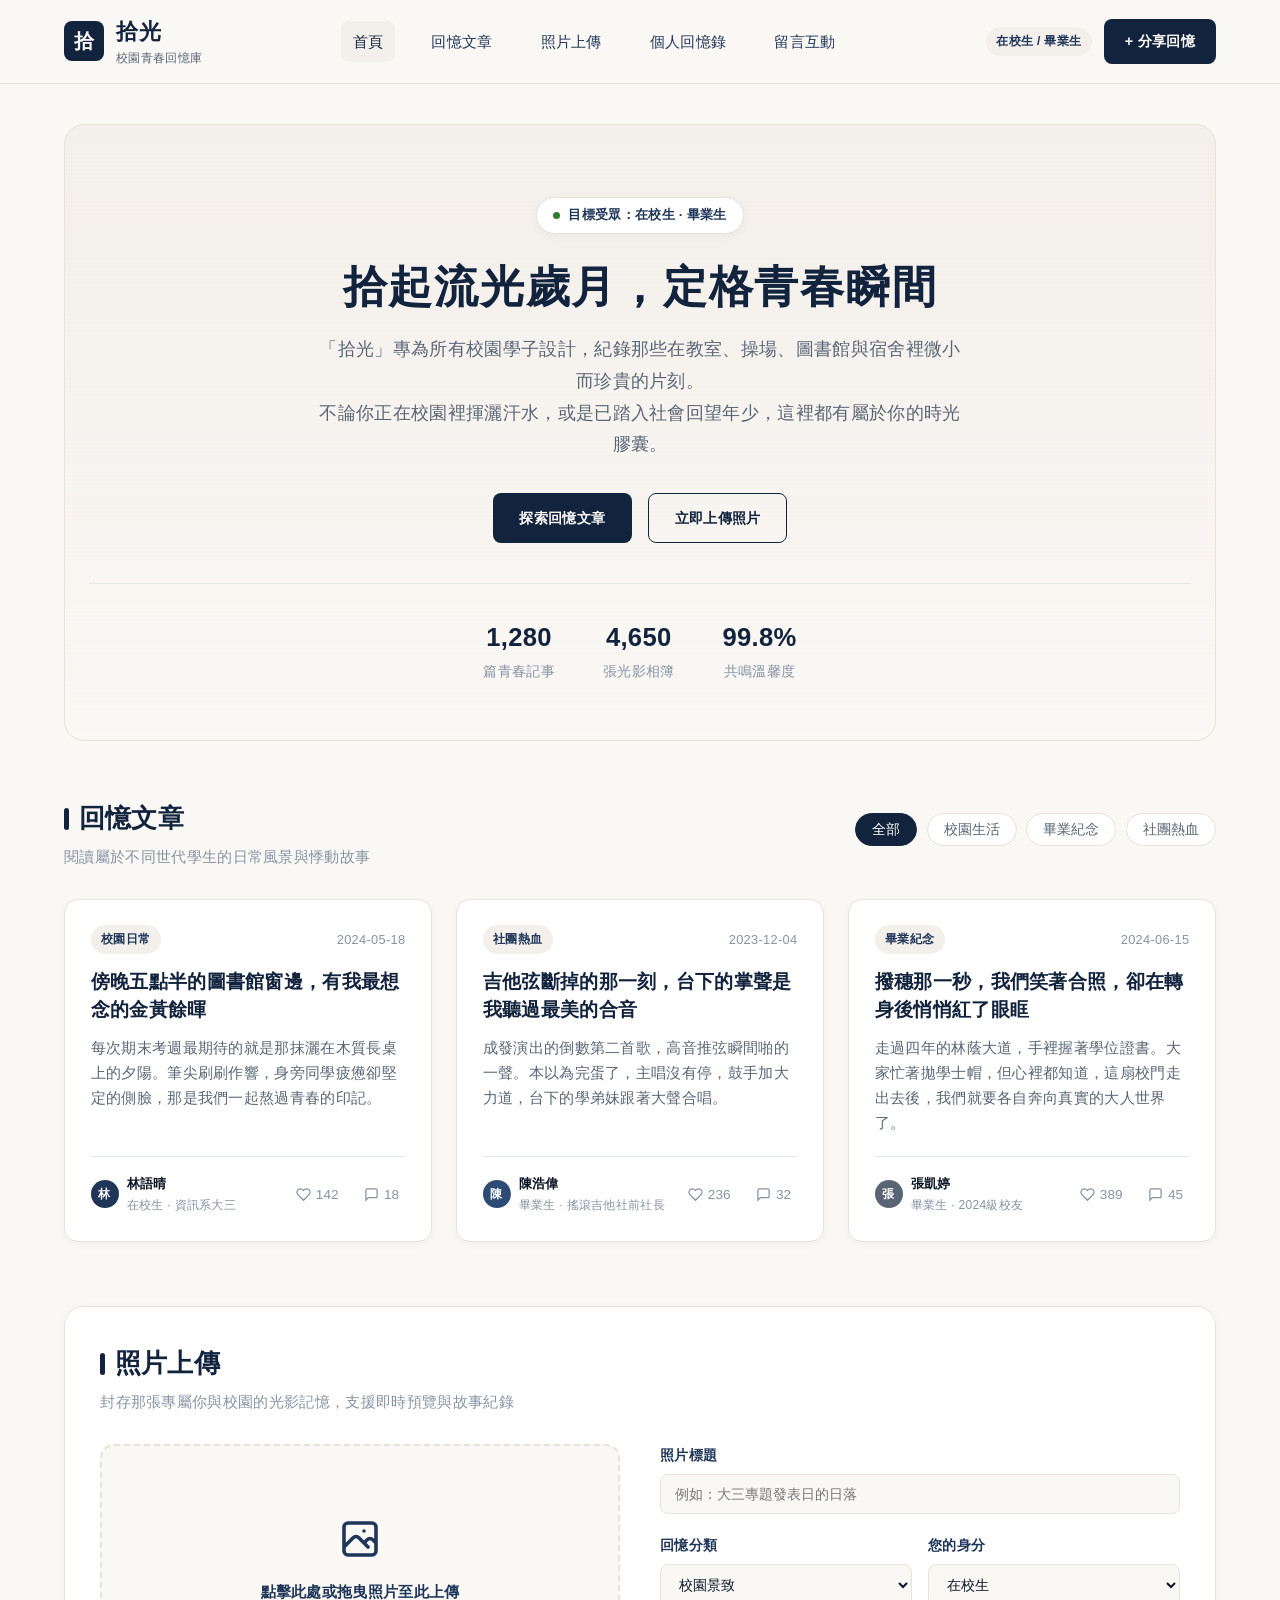
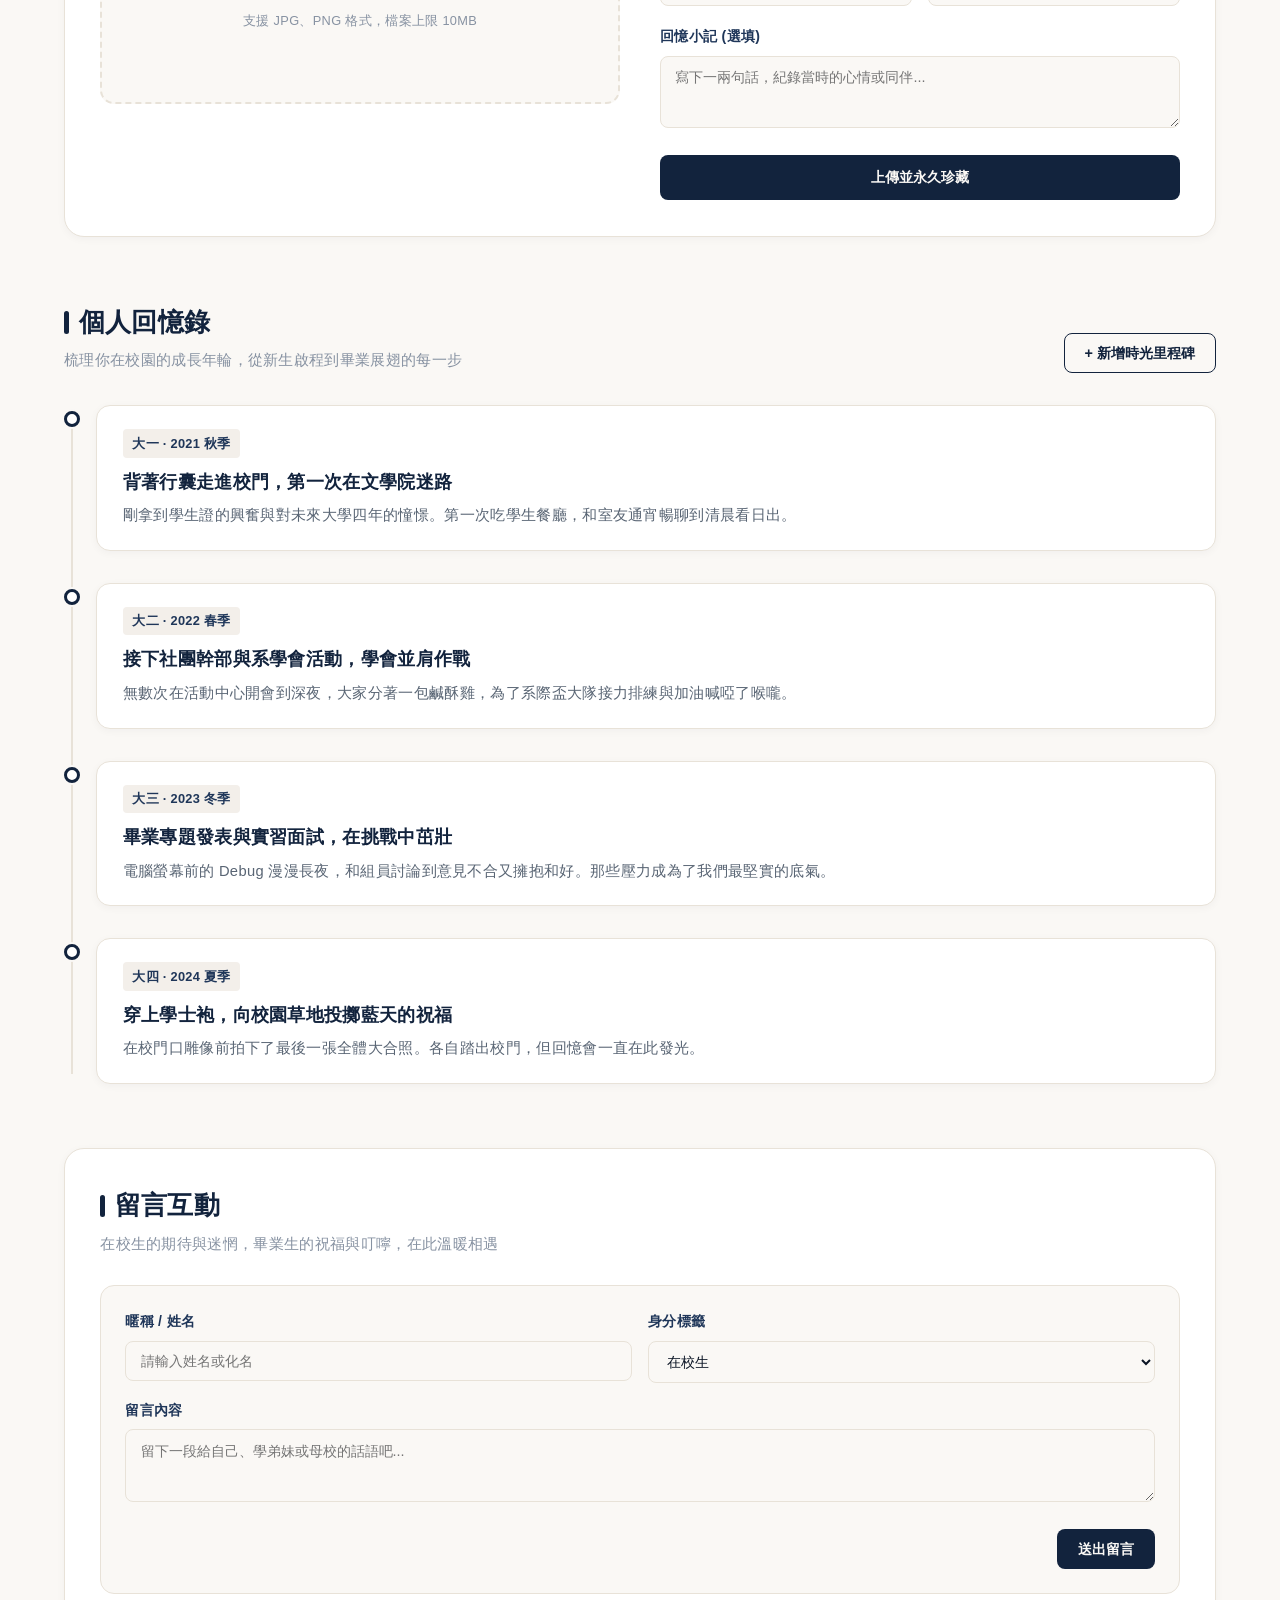
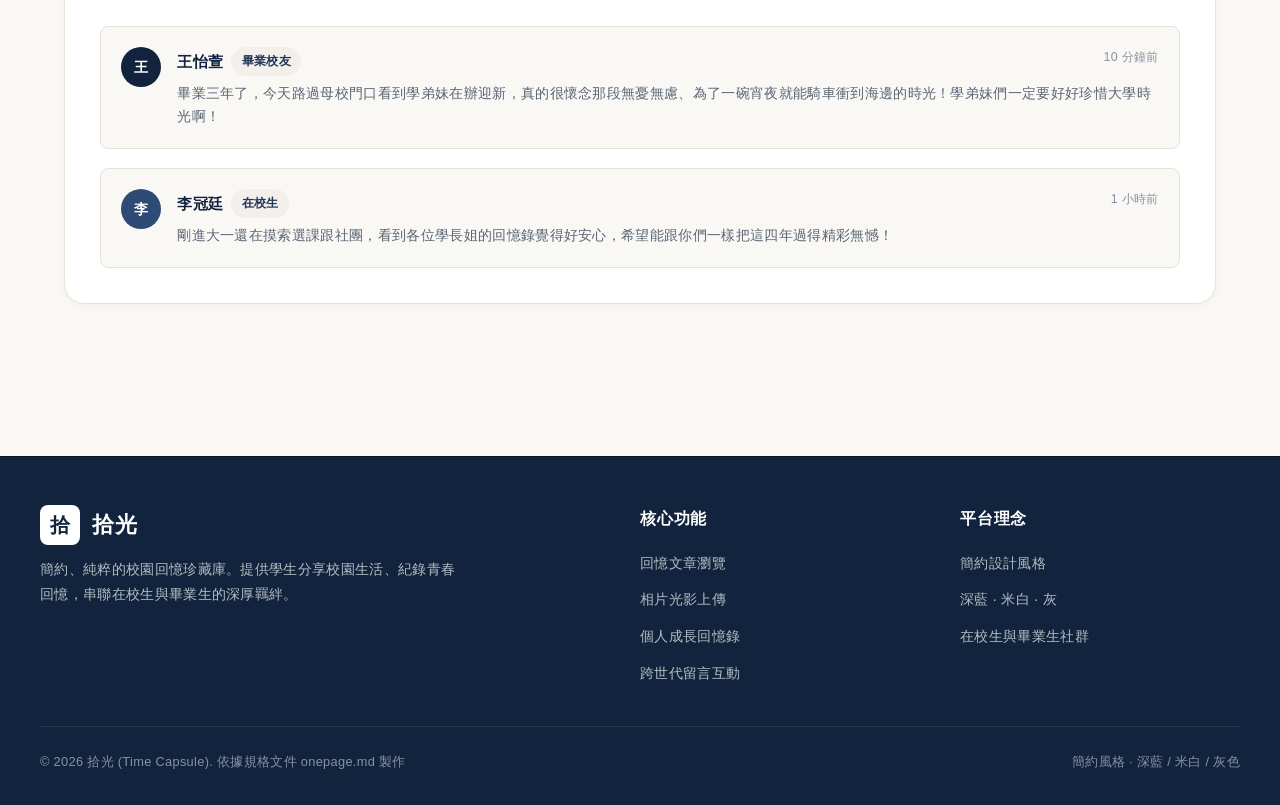
<file: onepage/index.html>
<!DOCTYPE html>
<html lang="zh-TW">
<head>
  <meta charset="UTF-8">
  <meta name="viewport" content="width=device-width, initial-scale=1.0">
  <title>拾光 | 學生校園生活與青春回憶平台</title>
  <style>
    /* 視覺設計系統 (Design Tokens & Visual System) */
    :root {
      /* 品牌深藍系列 (Navy System) - 代表校園沉穩、制服與歲月深度 */
      --navy-primary:   #12233D; /* 主色：頁首徽章、主要按鈕、一二級標題、頁尾背景 */
      --navy-secondary: #1F3659; /* 次色：標籤文字、連結 hover、按鈕 hover */
      --navy-light:     #2E4B75; /* 亮色：頭像背景、次級區塊重點點綴 */
      --navy-dark:      #0A1424; /* 極深色：深色文字主體、頁尾邊界線 */

      /* 米白背景系列 (Cream System) - 帶來溫潤紙質、舊書本與回憶感 */
      --cream-bg:       #FAF8F5; /* 頁面總背景色、表單輸入框底色 */
      --cream-card:     #FFFFFF; /* 內容卡片底色 (純白提升可讀性) */
      --cream-alt:      #F3EFEA; /* 標籤底色、Hero漸層頂色、按鈕 hover 底色 */
      --cream-border:   #E8E2D8; /* 主要卡片邊框、分隔線條、虛線拖曳框 */

      /* 灰階文字與輔助系列 (Gray System) - 確保層次細膩與內文舒適 */
      --gray-light:     #F1F3F5; /* 淺灰背景元件 */
      --gray-border:    #E2E6EA; /* 卡片內部次要分隔線 */
      --gray-muted:     #8792A2; /* 輔助說明文字、日期、統計項目標籤 */
      --gray-text:      #596574; /* 正文內文標準文字色 */
      --gray-dark:      #2F3640; /* 深灰次標題 */

      /* 語意回饋色 (Semantic Accents) */
      --accent-green:   #2E7D32; /* 受眾標籤在線/運行指示圓點 */
      --accent-red:     #D32F2F; /* 愛心點讚激活色 */

      /* 陰影與圓角 */
      --shadow-sm:      0 2px 8px rgba(18, 35, 61, 0.04);
      --shadow-md:      0 8px 24px rgba(18, 35, 61, 0.08);
      --shadow-lg:      0 16px 36px rgba(18, 35, 61, 0.12);
      --radius-sm:      8px;
      --radius-md:      14px;
      --radius-lg:      20px;
      --transition:     all 0.25s cubic-bezier(0.16, 1, 0.3, 1);
    }

    * {
      box-sizing: border-box;
      margin: 0;
      padding: 0;
    }

    html {
      scroll-behavior: smooth;
    }

    body {
      font-family: -apple-system, BlinkMacSystemFont, "Segoe UI", "Noto Sans TC", "PingFang TC", "Microsoft JhengHei", sans-serif;
      background-color: var(--cream-bg);
      color: var(--navy-dark);
      line-height: 1.7;
      letter-spacing: 0.02em;
      -webkit-font-smoothing: antialiased;
    }

    a {
      text-decoration: none;
      color: inherit;
    }

    button, input, textarea, select {
      font-family: inherit;
    }

    /* 頂部導覽列 (Header & Global Navigation) */
    header {
      position: sticky;
      top: 0;
      z-index: 1000;
      background: rgba(250, 248, 245, 0.92);
      backdrop-filter: blur(12px);
      -webkit-backdrop-filter: blur(12px);
      border-bottom: 1px solid var(--cream-border);
      transition: var(--transition);
    }

    .nav-container {
      max-width: 1200px;
      margin: 0 auto;
      padding: 0.9rem 1.5rem;
      display: flex;
      justify-content: space-between;
      align-items: center;
    }

    .brand {
      display: flex;
      align-items: center;
      gap: 0.75rem;
    }

    .logo-badge {
      width: 40px;
      height: 40px;
      background-color: var(--navy-primary);
      color: var(--cream-bg);
      border-radius: var(--radius-sm);
      display: flex;
      align-items: center;
      justify-content: center;
      font-weight: 700;
      font-size: 1.25rem;
      letter-spacing: 1px;
    }

    .brand-title {
      font-size: 1.35rem;
      font-weight: 700;
      color: var(--navy-primary);
      letter-spacing: 0.05em;
    }

    .brand-subtitle {
      font-size: 0.75rem;
      color: var(--gray-text);
      display: block;
      margin-top: -3px;
    }

    nav {
      display: flex;
      gap: 1.5rem;
      align-items: center;
    }

    .nav-link {
      font-size: 0.95rem;
      color: var(--navy-secondary);
      font-weight: 500;
      padding: 0.5rem 0.75rem;
      border-radius: var(--radius-sm);
      transition: var(--transition);
      position: relative;
    }

    .nav-link:hover, .nav-link.active {
      color: var(--navy-primary);
      background: var(--cream-alt);
    }

    .nav-actions {
      display: flex;
      gap: 0.75rem;
      align-items: center;
    }

    .btn {
      display: inline-flex;
      align-items: center;
      justify-content: center;
      gap: 0.5rem;
      padding: 0.6rem 1.25rem;
      border-radius: var(--radius-sm);
      font-size: 0.9rem;
      font-weight: 600;
      cursor: pointer;
      transition: var(--transition);
      border: 1px solid transparent;
      text-decoration: none;
    }

    .btn-primary {
      background-color: var(--navy-primary);
      color: var(--cream-bg);
    }

    .btn-primary:hover {
      background-color: var(--navy-secondary);
      transform: translateY(-1px);
      box-shadow: var(--shadow-sm);
    }

    .btn-outline {
      background: transparent;
      border: 1px solid var(--navy-primary);
      color: var(--navy-primary);
    }

    .btn-outline:hover {
      background: var(--navy-primary);
      color: var(--cream-bg);
    }

    .tag-badge {
      display: inline-block;
      padding: 0.25rem 0.65rem;
      background: var(--cream-alt);
      color: var(--navy-secondary);
      border-radius: 999px;
      font-size: 0.75rem;
      font-weight: 600;
    }

    /* 主要內容容器 */
    main {
      max-width: 1200px;
      margin: 0 auto;
      padding: 2.5rem 1.5rem;
    }

    /* Hero 旗艦主視覺區 */
    .hero {
      text-align: center;
      padding: 4.5rem 1.5rem 3.5rem;
      background: linear-gradient(180deg, #F3EFEA 0%, rgba(250, 248, 245, 0.4) 100%);
      border-radius: var(--radius-lg);
      border: 1px solid var(--cream-border);
      margin-bottom: 3.5rem;
      position: relative;
      overflow: hidden;
    }

    .hero-audience-tag {
      display: inline-flex;
      align-items: center;
      gap: 0.5rem;
      background: #FFFFFF;
      padding: 0.4rem 1rem;
      border-radius: 999px;
      border: 1px solid var(--cream-border);
      font-size: 0.82rem;
      color: var(--navy-secondary);
      font-weight: 600;
      margin-bottom: 1.5rem;
      box-shadow: var(--shadow-sm);
    }

    .hero-audience-tag span {
      width: 7px;
      height: 7px;
      background: var(--accent-green);
      border-radius: 50%;
      display: inline-block;
    }

    .hero h1 {
      font-size: 2.75rem;
      font-weight: 800;
      color: var(--navy-primary);
      letter-spacing: 0.04em;
      margin-bottom: 1.2rem;
      line-height: 1.3;
    }

    .hero p {
      max-width: 650px;
      margin: 0 auto 2rem;
      font-size: 1.1rem;
      color: var(--gray-text);
      line-height: 1.8;
    }

    .hero-cta-group {
      display: flex;
      gap: 1rem;
      justify-content: center;
      flex-wrap: wrap;
    }

    .hero-stats {
      display: flex;
      justify-content: center;
      gap: 3rem;
      margin-top: 2.5rem;
      padding-top: 2rem;
      border-top: 1px solid rgba(226, 230, 234, 0.8);
    }

    .stat-item h3 {
      font-size: 1.6rem;
      font-weight: 700;
      color: var(--navy-primary);
    }

    .stat-item p {
      font-size: 0.85rem;
      color: var(--gray-muted);
      margin-bottom: 0;
    }

    /* 區塊標題 */
    .section-header {
      display: flex;
      justify-content: space-between;
      align-items: flex-end;
      margin-bottom: 1.8rem;
    }

    .section-title {
      font-size: 1.6rem;
      font-weight: 700;
      color: var(--navy-primary);
      display: flex;
      align-items: center;
      gap: 0.6rem;
    }

    .section-title::before {
      content: "";
      width: 5px;
      height: 1.4rem;
      background-color: var(--navy-primary);
      border-radius: 3px;
    }

    .section-desc {
      font-size: 0.92rem;
      color: var(--gray-muted);
      margin-top: 0.25rem;
    }

    /* 1. 回憶文章模組 */
    .articles-section {
      margin-bottom: 4rem;
    }

    .filter-bar {
      display: flex;
      gap: 0.6rem;
      margin-bottom: 1.5rem;
      flex-wrap: wrap;
    }

    .filter-btn {
      padding: 0.4rem 1rem;
      border: 1px solid var(--cream-border);
      background: var(--cream-card);
      border-radius: 999px;
      font-size: 0.85rem;
      color: var(--gray-text);
      cursor: pointer;
      transition: var(--transition);
    }

    .filter-btn.active, .filter-btn:hover {
      background: var(--navy-primary);
      color: #FFFFFF;
      border-color: var(--navy-primary);
    }

    .article-grid {
      display: grid;
      grid-template-columns: repeat(auto-fill, minmax(340px, 1fr));
      gap: 1.5rem;
    }

    .article-card {
      background: var(--cream-card);
      border-radius: var(--radius-md);
      border: 1px solid var(--cream-border);
      padding: 1.6rem;
      box-shadow: var(--shadow-sm);
      display: flex;
      flex-direction: column;
      justify-content: space-between;
      transition: var(--transition);
    }

    .article-card:hover {
      transform: translateY(-4px);
      box-shadow: var(--shadow-md);
      border-color: #D2CBC0;
    }

    .card-meta {
      display: flex;
      justify-content: space-between;
      align-items: center;
      margin-bottom: 0.9rem;
      font-size: 0.8rem;
      color: var(--gray-muted);
    }

    .card-title {
      font-size: 1.2rem;
      font-weight: 700;
      color: var(--navy-primary);
      margin-bottom: 0.75rem;
      line-height: 1.45;
    }

    .card-excerpt {
      font-size: 0.92rem;
      color: var(--gray-text);
      line-height: 1.7;
      margin-bottom: 1.25rem;
    }

    .card-footer {
      display: flex;
      justify-content: space-between;
      align-items: center;
      padding-top: 1rem;
      border-top: 1px solid var(--gray-border);
      font-size: 0.82rem;
    }

    .author-info {
      display: flex;
      align-items: center;
      gap: 0.5rem;
    }

    .author-avatar {
      width: 28px;
      height: 28px;
      border-radius: 50%;
      background: var(--navy-secondary);
      color: #FFF;
      display: flex;
      align-items: center;
      justify-content: center;
      font-size: 0.75rem;
      font-weight: 600;
    }

    .author-name {
      font-weight: 600;
      color: var(--navy-dark);
    }

    .author-role {
      font-size: 0.75rem;
      color: var(--gray-muted);
    }

    .card-actions {
      display: flex;
      gap: 0.8rem;
    }

    .action-btn {
      background: none;
      border: none;
      color: var(--gray-muted);
      cursor: pointer;
      display: flex;
      align-items: center;
      gap: 0.3rem;
      font-size: 0.85rem;
      transition: var(--transition);
      padding: 0.2rem 0.4rem;
      border-radius: var(--radius-sm);
    }

    .action-btn:hover {
      color: var(--navy-primary);
    }

    .action-btn.active {
      color: var(--accent-red);
    }

    .action-btn.active svg {
      fill: var(--accent-red);
      stroke: var(--accent-red);
    }

    /* 2. 照片上傳模組 */
    .upload-section {
      margin-bottom: 4rem;
      background: #FFFFFF;
      border-radius: var(--radius-lg);
      border: 1px solid var(--cream-border);
      padding: 2.2rem;
      box-shadow: var(--shadow-sm);
    }

    .upload-container {
      display: grid;
      grid-template-columns: 1fr 1fr;
      gap: 2.5rem;
      align-items: start;
    }

    .dropzone {
      border: 2px dashed var(--cream-border);
      border-radius: var(--radius-md);
      padding: 2.5rem 1.5rem;
      text-align: center;
      background: var(--cream-bg);
      cursor: pointer;
      transition: var(--transition);
      position: relative;
      min-height: 260px;
      display: flex;
      flex-direction: column;
      align-items: center;
      justify-content: center;
    }

    .dropzone:hover, .dropzone.dragover {
      border-color: var(--navy-primary);
      background: #F4F1EA;
    }

    .upload-icon {
      width: 48px;
      height: 48px;
      color: var(--navy-secondary);
      margin-bottom: 1rem;
    }

    .dropzone p {
      font-size: 0.95rem;
      color: var(--navy-secondary);
      font-weight: 600;
      margin-bottom: 0.3rem;
    }

    .dropzone span {
      font-size: 0.8rem;
      color: var(--gray-muted);
    }

    .preview-container {
      margin-top: 1rem;
      width: 100%;
      display: none;
    }

    .preview-img {
      max-width: 100%;
      max-height: 180px;
      border-radius: var(--radius-sm);
      object-fit: cover;
      border: 1px solid var(--cream-border);
    }

    .form-group {
      margin-bottom: 1.2rem;
    }

    .form-label {
      display: block;
      font-size: 0.88rem;
      font-weight: 600;
      color: var(--navy-secondary);
      margin-bottom: 0.4rem;
    }

    .form-control {
      width: 100%;
      padding: 0.7rem 0.9rem;
      border: 1px solid var(--cream-border);
      border-radius: var(--radius-sm);
      background: var(--cream-bg);
      color: var(--navy-dark);
      font-size: 0.9rem;
      transition: var(--transition);
    }

    .form-control:focus {
      outline: none;
      border-color: var(--navy-primary);
      background: #FFFFFF;
      box-shadow: 0 0 0 3px rgba(18, 35, 61, 0.08);
    }

    /* 3. 個人回憶錄模組 */
    .memoir-section {
      margin-bottom: 4rem;
    }

    .timeline {
      position: relative;
      padding-left: 2rem;
      margin-top: 2rem;
    }

    .timeline::before {
      content: "";
      position: absolute;
      top: 10px;
      bottom: 10px;
      left: 7px;
      width: 2px;
      background: var(--cream-border);
    }

    .timeline-item {
      position: relative;
      margin-bottom: 2rem;
    }

    .timeline-dot {
      position: absolute;
      left: -2rem;
      top: 6px;
      width: 16px;
      height: 16px;
      border-radius: 50%;
      background: #FFFFFF;
      border: 3px solid var(--navy-primary);
      box-shadow: 0 0 0 2px var(--cream-bg);
    }

    .timeline-content {
      background: var(--cream-card);
      border-radius: var(--radius-md);
      border: 1px solid var(--cream-border);
      padding: 1.4rem 1.6rem;
      box-shadow: var(--shadow-sm);
    }

    .timeline-date {
      display: inline-block;
      font-size: 0.8rem;
      font-weight: 700;
      color: var(--navy-secondary);
      background: var(--cream-alt);
      padding: 0.2rem 0.6rem;
      border-radius: 4px;
      margin-bottom: 0.5rem;
    }

    .timeline-title {
      font-size: 1.15rem;
      font-weight: 700;
      color: var(--navy-primary);
      margin-bottom: 0.4rem;
    }

    .timeline-body {
      font-size: 0.92rem;
      color: var(--gray-text);
      line-height: 1.65;
    }

    /* 4. 留言互動模組 */
    .comments-section {
      margin-bottom: 3rem;
      background: #FFFFFF;
      border-radius: var(--radius-lg);
      border: 1px solid var(--cream-border);
      padding: 2.2rem;
      box-shadow: var(--shadow-sm);
    }

    .comment-input-card {
      background: var(--cream-bg);
      border-radius: var(--radius-md);
      padding: 1.5rem;
      border: 1px solid var(--cream-border);
      margin-bottom: 2rem;
    }

    .comment-list {
      display: flex;
      flex-direction: column;
      gap: 1.2rem;
    }

    .comment-card {
      padding: 1.25rem;
      border-radius: var(--radius-sm);
      background: var(--cream-bg);
      border: 1px solid var(--cream-border);
      display: flex;
      gap: 1rem;
    }

    .comment-avatar {
      width: 40px;
      height: 40px;
      border-radius: 50%;
      background: var(--navy-primary);
      color: #FFF;
      display: flex;
      align-items: center;
      justify-content: center;
      font-weight: 700;
      font-size: 0.9rem;
      flex-shrink: 0;
    }

    .comment-header {
      display: flex;
      justify-content: space-between;
      margin-bottom: 0.4rem;
    }

    .comment-author-name {
      font-weight: 700;
      color: var(--navy-primary);
      font-size: 0.95rem;
      display: flex;
      align-items: center;
      gap: 0.5rem;
    }

    .comment-time {
      font-size: 0.78rem;
      color: var(--gray-muted);
    }

    .comment-text {
      font-size: 0.9rem;
      color: var(--gray-text);
      line-height: 1.6;
    }

    /* 品牌頁尾 (Footer) */
    footer {
      background: var(--navy-primary);
      color: var(--cream-bg);
      padding: 3rem 1.5rem 2rem;
      margin-top: 4rem;
      border-top: 1px solid var(--navy-dark);
    }

    .footer-container {
      max-width: 1200px;
      margin: 0 auto;
      display: grid;
      grid-template-columns: 2fr 1fr 1fr;
      gap: 2.5rem;
      margin-bottom: 2.5rem;
    }

    .footer-desc {
      font-size: 0.9rem;
      color: #B2BEC3;
      margin-top: 0.75rem;
      max-width: 420px;
      line-height: 1.7;
    }

    .footer-title {
      font-size: 1rem;
      font-weight: 700;
      margin-bottom: 1rem;
      color: #FFFFFF;
      letter-spacing: 0.05em;
    }

    .footer-links {
      list-style: none;
      display: flex;
      flex-direction: column;
      gap: 0.6rem;
    }

    .footer-links a {
      color: #B2BEC3;
      font-size: 0.88rem;
      transition: var(--transition);
    }

    .footer-links a:hover {
      color: #FFFFFF;
      padding-left: 4px;
    }

    .footer-bottom {
      max-width: 1200px;
      margin: 0 auto;
      padding-top: 1.5rem;
      border-top: 1px solid rgba(255, 255, 255, 0.1);
      display: flex;
      justify-content: space-between;
      align-items: center;
      font-size: 0.8rem;
      color: #8792A2;
    }

    /* 響應式排版 (RWD) */
    @media (max-width: 768px) {
      .hero h1 {
        font-size: 2rem;
      }
      .hero-stats {
        gap: 1.5rem;
      }
      .upload-container {
        grid-template-columns: 1fr;
      }
      .footer-container {
        grid-template-columns: 1fr;
      }
      nav {
        display: none;
      }
    }
  </style>
</head>
<body>

  <!-- 頂部導覽列 -->
  <header>
    <div class="nav-container">
      <div class="brand">
        <div class="logo-badge">拾</div>
        <div>
          <span class="brand-title">拾光</span>
          <span class="brand-subtitle">校園青春回憶庫</span>
        </div>
      </div>

      <nav>
        <a href="#home" class="nav-link active">首頁</a>
        <a href="#articles" class="nav-link">回憶文章</a>
        <a href="#upload" class="nav-link">照片上傳</a>
        <a href="#memoir" class="nav-link">個人回憶錄</a>
        <a href="#comments" class="nav-link">留言互動</a>
      </nav>

      <div class="nav-actions">
        <span class="tag-badge">在校生 / 畢業生</span>
        <a href="#upload" class="btn btn-primary">+ 分享回憶</a>
      </div>
    </div>
  </header>

  <!-- 主內容區 -->
  <main id="home">
    
    <!-- Hero 旗艦主視覺區 -->
    <section class="hero">
      <div class="hero-audience-tag">
        <span></span> 目標受眾：在校生 · 畢業生
      </div>
      <h1>拾起流光歲月，定格青春瞬間</h1>
      <p>
        「拾光」專為所有校園學子設計，紀錄那些在教室、操場、圖書館與宿舍裡微小而珍貴的片刻。<br>
        不論你正在校園裡揮灑汗水，或是已踏入社會回望年少，這裡都有屬於你的時光膠囊。
      </p>
      <div class="hero-cta-group">
        <a href="#articles" class="btn btn-primary" style="padding: 0.75rem 1.6rem;">探索回憶文章</a>
        <a href="#upload" class="btn btn-outline" style="padding: 0.75rem 1.6rem;">立即上傳照片</a>
      </div>

      <div class="hero-stats">
        <div class="stat-item">
          <h3 id="statStories">1,280</h3>
          <p>篇青春記事</p>
        </div>
        <div class="stat-item">
          <h3 id="statPhotos">4,650</h3>
          <p>張光影相簿</p>
        </div>
        <div class="stat-item">
          <h3>99.8%</h3>
          <p>共鳴溫馨度</p>
        </div>
      </div>
    </section>

    <!-- 1. 功能模組：回憶文章 -->
    <section class="articles-section" id="articles">
      <div class="section-header">
        <div>
          <h2 class="section-title">回憶文章</h2>
          <p class="section-desc">閱讀屬於不同世代學生的日常風景與悸動故事</p>
        </div>
        <div class="filter-bar">
          <button class="filter-btn active" onclick="filterArticles('all', this)">全部</button>
          <button class="filter-btn" onclick="filterArticles('campus', this)">校園生活</button>
          <button class="filter-btn" onclick="filterArticles('grad', this)">畢業紀念</button>
          <button class="filter-btn" onclick="filterArticles('club', this)">社團熱血</button>
        </div>
      </div>

      <div class="article-grid">
        <!-- 文章卡片 1 -->
        <article class="article-card" data-category="campus">
          <div>
            <div class="card-meta">
              <span class="tag-badge">校園日常</span>
              <span>2024-05-18</span>
            </div>
            <h3 class="card-title">傍晚五點半的圖書館窗邊，有我最想念的金黃餘暉</h3>
            <p class="card-excerpt">
              每次期末考週最期待的就是那抹灑在木質長桌上的夕陽。筆尖刷刷作響，身旁同學疲憊卻堅定的側臉，那是我們一起熬過青春的印記。
            </p>
          </div>
          <div class="card-footer">
            <div class="author-info">
              <div class="author-avatar">林</div>
              <div>
                <div class="author-name">林語晴</div>
                <div class="author-role">在校生 · 資訊系大三</div>
              </div>
            </div>
            <div class="card-actions">
              <button class="action-btn" onclick="toggleLike(this)" title="為這段回憶點讚">
                <svg width="15" height="15" viewBox="0 0 24 24" fill="none" stroke="currentColor" stroke-width="2"><path d="M20.84 4.61a5.5 5.5 0 0 0-7.78 0L12 5.67l-1.06-1.06a5.5 5.5 0 0 0-7.78 7.78l1.06 1.06L12 21.23l7.78-7.78 1.06-1.06a5.5 5.5 0 0 0 0-7.78z"></path></svg>
                <span class="like-count">142</span>
              </button>
              <button class="action-btn" title="查看留言">
                <svg width="15" height="15" viewBox="0 0 24 24" fill="none" stroke="currentColor" stroke-width="2"><path d="M21 15a2 2 0 0 1-2 2H7l-4 4V5a2 2 0 0 1 2-2h14a2 2 0 0 1 2 2z"></path></svg>
                <span>18</span>
              </button>
            </div>
          </div>
        </article>

        <!-- 文章卡片 2 -->
        <article class="article-card" data-category="club">
          <div>
            <div class="card-meta">
              <span class="tag-badge">社團熱血</span>
              <span>2023-12-04</span>
            </div>
            <h3 class="card-title">吉他弦斷掉的那一刻，台下的掌聲是我聽過最美的合音</h3>
            <p class="card-excerpt">
              成發演出的倒數第二首歌，高音推弦瞬間啪的一聲。本以為完蛋了，主唱沒有停，鼓手加大力道，台下的學弟妹跟著大聲合唱。
            </p>
          </div>
          <div class="card-footer">
            <div class="author-info">
              <div class="author-avatar" style="background:#2E4B75;">陳</div>
              <div>
                <div class="author-name">陳浩偉</div>
                <div class="author-role">畢業生 · 搖滾吉他社前社長</div>
              </div>
            </div>
            <div class="card-actions">
              <button class="action-btn" onclick="toggleLike(this)" title="為這段回憶點讚">
                <svg width="15" height="15" viewBox="0 0 24 24" fill="none" stroke="currentColor" stroke-width="2"><path d="M20.84 4.61a5.5 5.5 0 0 0-7.78 0L12 5.67l-1.06-1.06a5.5 5.5 0 0 0-7.78 7.78l1.06 1.06L12 21.23l7.78-7.78 1.06-1.06a5.5 5.5 0 0 0 0-7.78z"></path></svg>
                <span class="like-count">236</span>
              </button>
              <button class="action-btn" title="查看留言">
                <svg width="15" height="15" viewBox="0 0 24 24" fill="none" stroke="currentColor" stroke-width="2"><path d="M21 15a2 2 0 0 1-2 2H7l-4 4V5a2 2 0 0 1 2-2h14a2 2 0 0 1 2 2z"></path></svg>
                <span>32</span>
              </button>
            </div>
          </div>
        </article>

        <!-- 文章卡片 3 -->
        <article class="article-card" data-category="grad">
          <div>
            <div class="card-meta">
              <span class="tag-badge">畢業紀念</span>
              <span>2024-06-15</span>
            </div>
            <h3 class="card-title">撥穗那一秒，我們笑著合照，卻在轉身後悄悄紅了眼眶</h3>
            <p class="card-excerpt">
              走過四年的林蔭大道，手裡握著學位證書。大家忙著拋學士帽，但心裡都知道，這扇校門走出去後，我們就要各自奔向真實的大人世界了。
            </p>
          </div>
          <div class="card-footer">
            <div class="author-info">
              <div class="author-avatar" style="background:#596574;">張</div>
              <div>
                <div class="author-name">張凱婷</div>
                <div class="author-role">畢業生 · 2024級校友</div>
              </div>
            </div>
            <div class="card-actions">
              <button class="action-btn" onclick="toggleLike(this)" title="為這段回憶點讚">
                <svg width="15" height="15" viewBox="0 0 24 24" fill="none" stroke="currentColor" stroke-width="2"><path d="M20.84 4.61a5.5 5.5 0 0 0-7.78 0L12 5.67l-1.06-1.06a5.5 5.5 0 0 0-7.78 7.78l1.06 1.06L12 21.23l7.78-7.78 1.06-1.06a5.5 5.5 0 0 0 0-7.78z"></path></svg>
                <span class="like-count">389</span>
              </button>
              <button class="action-btn" title="查看留言">
                <svg width="15" height="15" viewBox="0 0 24 24" fill="none" stroke="currentColor" stroke-width="2"><path d="M21 15a2 2 0 0 1-2 2H7l-4 4V5a2 2 0 0 1 2-2h14a2 2 0 0 1 2 2z"></path></svg>
                <span>45</span>
              </button>
            </div>
          </div>
        </article>
      </div>
    </section>

    <!-- 2. 功能模組：照片上傳 -->
    <section class="upload-section" id="upload">
      <div class="section-header">
        <div>
          <h2 class="section-title">照片上傳</h2>
          <p class="section-desc">封存那張專屬你與校園的光影記憶，支援即時預覽與故事紀錄</p>
        </div>
      </div>

      <div class="upload-container">
        <!-- 拖曳或選取區 -->
        <div>
          <div class="dropzone" id="dropzone" onclick="document.getElementById('photoInput').click()">
            <svg class="upload-icon" fill="none" stroke="currentColor" viewBox="0 0 24 24">
              <path stroke-linecap="round" stroke-linejoin="round" stroke-width="1.8" d="M4 16l4.586-4.586a2 2 0 012.828 0L16 16m-2-2l1.586-1.586a2 2 0 012.828 0L20 14m-6-6h.01M6 20h12a2 2 0 002-2V6a2 2 0 00-2-2H6a2 2 0 00-2 2v12a2 2 0 002 2z"></path>
            </svg>
            <p>點擊此處或拖曳照片至此上傳</p>
            <span>支援 JPG、PNG 格式，檔案上限 10MB</span>
            <input type="file" id="photoInput" accept="image/*" style="display:none" onchange="previewImage(event)">
            <div class="preview-container" id="previewContainer">
              <img id="previewImg" class="preview-img" alt="預覽照片">
            </div>
          </div>
        </div>

        <!-- 照片描述表單 -->
        <form id="uploadForm" onsubmit="handlePhotoSubmit(event)">
          <div class="form-group">
            <label class="form-label" for="photoTitle">照片標題</label>
            <input type="text" id="photoTitle" class="form-control" placeholder="例如：大三專題發表日的日落" required>
          </div>

          <div style="display: grid; grid-template-columns: 1fr 1fr; gap: 1rem;">
            <div class="form-group">
              <label class="form-label" for="photoCategory">回憶分類</label>
              <select id="photoCategory" class="form-control">
                <option value="校園景致">校園景致</option>
                <option value="社團活動">社團活動</option>
                <option value="畢業典禮">畢業典禮</option>
                <option value="宿舍同樂">宿舍同樂</option>
                <option value="教室時光">教室時光</option>
              </select>
            </div>
            <div class="form-group">
              <label class="form-label" for="userRole">您的身分</label>
              <select id="userRole" class="form-control">
                <option value="在校生">在校生</option>
                <option value="畢業生">畢業生</option>
              </select>
            </div>
          </div>

          <div class="form-group">
            <label class="form-label" for="photoDesc">回憶小記 (選填)</label>
            <textarea id="photoDesc" class="form-control" rows="3" placeholder="寫下一兩句話，紀錄當時的心情或同伴..."></textarea>
          </div>

          <button type="submit" class="btn btn-primary" style="width: 100%; padding: 0.75rem;">
            上傳並永久珍藏
          </button>
        </form>
      </div>
    </section>

    <!-- 3. 功能模組：個人回憶錄 -->
    <section class="memoir-section" id="memoir">
      <div class="section-header">
        <div>
          <h2 class="section-title">個人回憶錄</h2>
          <p class="section-desc">梳理你在校園的成長年輪，從新生啟程到畢業展翅的每一步</p>
        </div>
        <button class="btn btn-outline" onclick="addMemoirMilestone()">+ 新增時光里程碑</button>
      </div>

      <div class="timeline" id="memoirTimeline">
        <div class="timeline-item">
          <div class="timeline-dot"></div>
          <div class="timeline-content">
            <span class="timeline-date">大一 · 2021 秋季</span>
            <h4 class="timeline-title">背著行囊走進校門，第一次在文學院迷路</h4>
            <p class="timeline-body">
              剛拿到學生證的興奮與對未來大學四年的憧憬。第一次吃學生餐廳，和室友通宵暢聊到清晨看日出。
            </p>
          </div>
        </div>

        <div class="timeline-item">
          <div class="timeline-dot"></div>
          <div class="timeline-content">
            <span class="timeline-date">大二 · 2022 春季</span>
            <h4 class="timeline-title">接下社團幹部與系學會活動，學會並肩作戰</h4>
            <p class="timeline-body">
              無數次在活動中心開會到深夜，大家分著一包鹹酥雞，為了系際盃大隊接力排練與加油喊啞了喉嚨。
            </p>
          </div>
        </div>

        <div class="timeline-item">
          <div class="timeline-dot"></div>
          <div class="timeline-content">
            <span class="timeline-date">大三 · 2023 冬季</span>
            <h4 class="timeline-title">畢業專題發表與實習面試，在挑戰中茁壯</h4>
            <p class="timeline-body">
              電腦螢幕前的 Debug 漫漫長夜，和組員討論到意見不合又擁抱和好。那些壓力成為了我們最堅實的底氣。
            </p>
          </div>
        </div>

        <div class="timeline-item">
          <div class="timeline-dot"></div>
          <div class="timeline-content">
            <span class="timeline-date">大四 · 2024 夏季</span>
            <h4 class="timeline-title">穿上學士袍，向校園草地投擲藍天的祝福</h4>
            <p class="timeline-body">
              在校門口雕像前拍下了最後一張全體大合照。各自踏出校門，但回憶會一直在此發光。
            </p>
          </div>
        </div>
      </div>
    </section>

    <!-- 4. 功能模組：留言互動 -->
    <section class="comments-section" id="comments">
      <div class="section-header">
        <div>
          <h2 class="section-title">留言互動</h2>
          <p class="section-desc">在校生的期待與迷惘，畢業生的祝福與叮嚀，在此溫暖相遇</p>
        </div>
      </div>

      <!-- 留言輸入區 -->
      <div class="comment-input-card">
        <form id="commentForm" onsubmit="handleCommentSubmit(event)">
          <div style="display: grid; grid-template-columns: 1fr 1fr; gap: 1rem; margin-bottom: 1rem;">
            <div>
              <label class="form-label" for="commentAuthor">暱稱 / 姓名</label>
              <input type="text" id="commentAuthor" class="form-control" placeholder="請輸入姓名或化名" required>
            </div>
            <div>
              <label class="form-label" for="commentIdentity">身分標籤</label>
              <select id="commentIdentity" class="form-control">
                <option value="在校生">在校生</option>
                <option value="畢業校友">畢業校友</option>
              </select>
            </div>
          </div>
          <div class="form-group">
            <label class="form-label" for="commentMessage">留言內容</label>
            <textarea id="commentMessage" class="form-control" rows="3" placeholder="留下一段給自己、學弟妹或母校的話語吧..." required></textarea>
          </div>
          <div style="text-align: right;">
            <button type="submit" class="btn btn-primary">送出留言</button>
          </div>
        </form>
      </div>

      <!-- 留言列表展示 -->
      <div class="comment-list" id="commentList">
        <div class="comment-card">
          <div class="comment-avatar">王</div>
          <div style="flex: 1;">
            <div class="comment-header">
              <div class="comment-author-name">
                王怡萱
                <span class="tag-badge">畢業校友</span>
              </div>
              <span class="comment-time">10 分鐘前</span>
            </div>
            <p class="comment-text">
              畢業三年了，今天路過母校門口看到學弟妹在辦迎新，真的很懷念那段無憂無慮、為了一碗宵夜就能騎車衝到海邊的時光！學弟妹們一定要好好珍惜大學時光啊！
            </p>
          </div>
        </div>

        <div class="comment-card">
          <div class="comment-avatar" style="background:#2E4B75;">李</div>
          <div style="flex: 1;">
            <div class="comment-header">
              <div class="comment-author-name">
                李冠廷
                <span class="tag-badge">在校生</span>
              </div>
              <span class="comment-time">1 小時前</span>
            </div>
            <p class="comment-text">
              剛進大一還在摸索選課跟社團，看到各位學長姐的回憶錄覺得好安心，希望能跟你們一樣把這四年過得精彩無憾！
            </p>
          </div>
        </div>
      </div>
    </section>

  </main>

  <!-- 品牌頁尾 -->
  <footer>
    <div class="footer-container">
      <div>
        <div class="brand" style="margin-bottom: 0.5rem;">
          <div class="logo-badge" style="background:#FFFFFF; color:var(--navy-primary);">拾</div>
          <span class="brand-title" style="color:#FFFFFF;">拾光</span>
        </div>
        <p class="footer-desc">
          簡約、純粹的校園回憶珍藏庫。提供學生分享校園生活、紀錄青春回憶，串聯在校生與畢業生的深厚羈絆。
        </p>
      </div>

      <div>
        <h4 class="footer-title">核心功能</h4>
        <ul class="footer-links">
          <li><a href="#articles">回憶文章瀏覽</a></li>
          <li><a href="#upload">相片光影上傳</a></li>
          <li><a href="#memoir">個人成長回憶錄</a></li>
          <li><a href="#comments">跨世代留言互動</a></li>
        </ul>
      </div>

      <div>
        <h4 class="footer-title">平台理念</h4>
        <ul class="footer-links">
          <li><a href="#home">簡約設計風格</a></li>
          <li><a href="#home">深藍 · 米白 · 灰</a></li>
          <li><a href="#home">在校生與畢業生社群</a></li>
        </ul>
      </div>
    </div>

    <div class="footer-bottom">
      <span>&copy; 2026 拾光 (Time Capsule). 依據規格文件 onepage.md 製作</span>
      <span>簡約風格 · 深藍 / 米白 / 灰色</span>
    </div>
  </footer>

  <!-- 互動腳本 -->
  <script>
    // 1. 回憶文章分類篩選
    function filterArticles(category, btnElement) {
      const buttons = document.querySelectorAll('.filter-btn');
      buttons.forEach(b => b.classList.remove('active'));
      btnElement.classList.add('active');

      const cards = document.querySelectorAll('.article-card');
      cards.forEach(card => {
        if (category === 'all' || card.getAttribute('data-category') === category) {
          card.style.display = 'flex';
        } else {
          card.style.display = 'none';
        }
      });
    }

    // 2. 愛心點擊計數
    function toggleLike(btn) {
      const countSpan = btn.querySelector('.like-count');
      let current = parseInt(countSpan.textContent, 10);
      if (btn.classList.contains('active')) {
        btn.classList.remove('active');
        countSpan.textContent = current - 1;
      } else {
        btn.classList.add('active');
        countSpan.textContent = current + 1;
      }
    }

    // 3. 照片預覽處理
    function previewFile(file) {
      if (file && file.type.startsWith('image/')) {
        const previewContainer = document.getElementById('previewContainer');
        const previewImg = document.getElementById('previewImg');
        const reader = new FileReader();
        reader.onload = function(e) {
          previewImg.src = e.target.result;
          previewContainer.style.display = 'block';
        };
        reader.readAsDataURL(file);
      }
    }

    function previewImage(event) {
      const file = event.target.files[0];
      if (file) {
        previewFile(file);
      }
    }

    // 拖曳上傳支援
    const dropzone = document.getElementById('dropzone');
    if (dropzone) {
      dropzone.addEventListener('dragover', (e) => {
        e.preventDefault();
        dropzone.classList.add('dragover');
      });
      dropzone.addEventListener('dragleave', (e) => {
        e.preventDefault();
        dropzone.classList.remove('dragover');
      });
      dropzone.addEventListener('drop', (e) => {
        e.preventDefault();
        dropzone.classList.remove('dragover');
        const files = e.dataTransfer.files;
        if (files && files.length > 0) {
          document.getElementById('photoInput').files = files;
          previewFile(files[0]);
        }
      });
    }

    // 照片表單提交
    function handlePhotoSubmit(event) {
      event.preventDefault();
      const title = document.getElementById('photoTitle').value;
      const category = document.getElementById('photoCategory').value;
      alert(`【拾光】照片「${title}」已成功記錄至「${category}」時光庫！`);
      
      // 更新 Hero 統計數字
      const statPhotos = document.getElementById('statPhotos');
      const current = parseInt(statPhotos.textContent.replace(/,/g, ''), 10);
      statPhotos.textContent = (current + 1).toLocaleString();

      event.target.reset();
      document.getElementById('previewContainer').style.display = 'none';
    }

    // 4. 新增里程碑
    function addMemoirMilestone() {
      const title = prompt('請輸入里程碑標題：', '大三下學期 · 第一次自主專案發布');
      if (!title) return;
      const desc = prompt('請輸入這段回憶的說明：', '和夥伴們共同熬夜完成，最後順利展出，滿滿的感動。');
      if (!desc) return;

      const timeline = document.getElementById('memoirTimeline');
      const newItem = document.createElement('div');
      newItem.className = 'timeline-item';
      newItem.innerHTML = `
        <div class="timeline-dot"></div>
        <div class="timeline-content">
          <span class="timeline-date">自訂時光紀錄</span>
          <h4 class="timeline-title">${escapeHTML(title)}</h4>
          <p class="timeline-body">${escapeHTML(desc)}</p>
        </div>
      `;
      timeline.insertBefore(newItem, timeline.firstChild);
      alert('已新增一筆青春里程碑！');
    }

    // 5. 留言送出處理
    function handleCommentSubmit(event) {
      event.preventDefault();
      const name = document.getElementById('commentAuthor').value;
      const identity = document.getElementById('commentIdentity').value;
      const message = document.getElementById('commentMessage').value;

      const commentList = document.getElementById('commentList');
      const newCard = document.createElement('div');
      newCard.className = 'comment-card';
      const initial = name.trim().charAt(0) || '友';

      newCard.innerHTML = `
        <div class="comment-avatar" style="background: #1F3659;">${escapeHTML(initial)}</div>
        <div style="flex: 1;">
          <div class="comment-header">
            <div class="comment-author-name">
              ${escapeHTML(name)}
              <span class="tag-badge">${escapeHTML(identity)}</span>
            </div>
            <span class="comment-time">剛剛</span>
          </div>
          <p class="comment-text">${escapeHTML(message)}</p>
        </div>
      `;

      commentList.insertBefore(newCard, commentList.firstChild);
      event.target.reset();
      alert('留言已發布！');
    }

    // XSS 跳脫處理
    function escapeHTML(str) {
      return str.replace(/[&<>'"]/g, 
        tag => ({
          '&': '&amp;',
          '<': '&lt;',
          '>': '&gt;',
          "'": '&#39;',
          '"': '&quot;'
        }[tag] || tag)
      );
    }

    // 滾動偵測更新導覽列 active 狀態 (Scrollspy)
    window.addEventListener('scroll', () => {
      const sections = ['comments', 'memoir', 'upload', 'articles', 'home'];
      const navLinks = document.querySelectorAll('.nav-link');
      let currentSection = 'home';

      for (const id of sections) {
        const el = document.getElementById(id);
        if (el) {
          const rect = el.getBoundingClientRect();
          if (rect.top <= 160) {
            currentSection = id;
            break;
          }
        }
      }

      navLinks.forEach(link => {
        link.classList.remove('active');
        if (link.getAttribute('href') === '#' + currentSection) {
          link.classList.add('active');
        }
      });
    });
  </script>
</body>
</html>
</file>
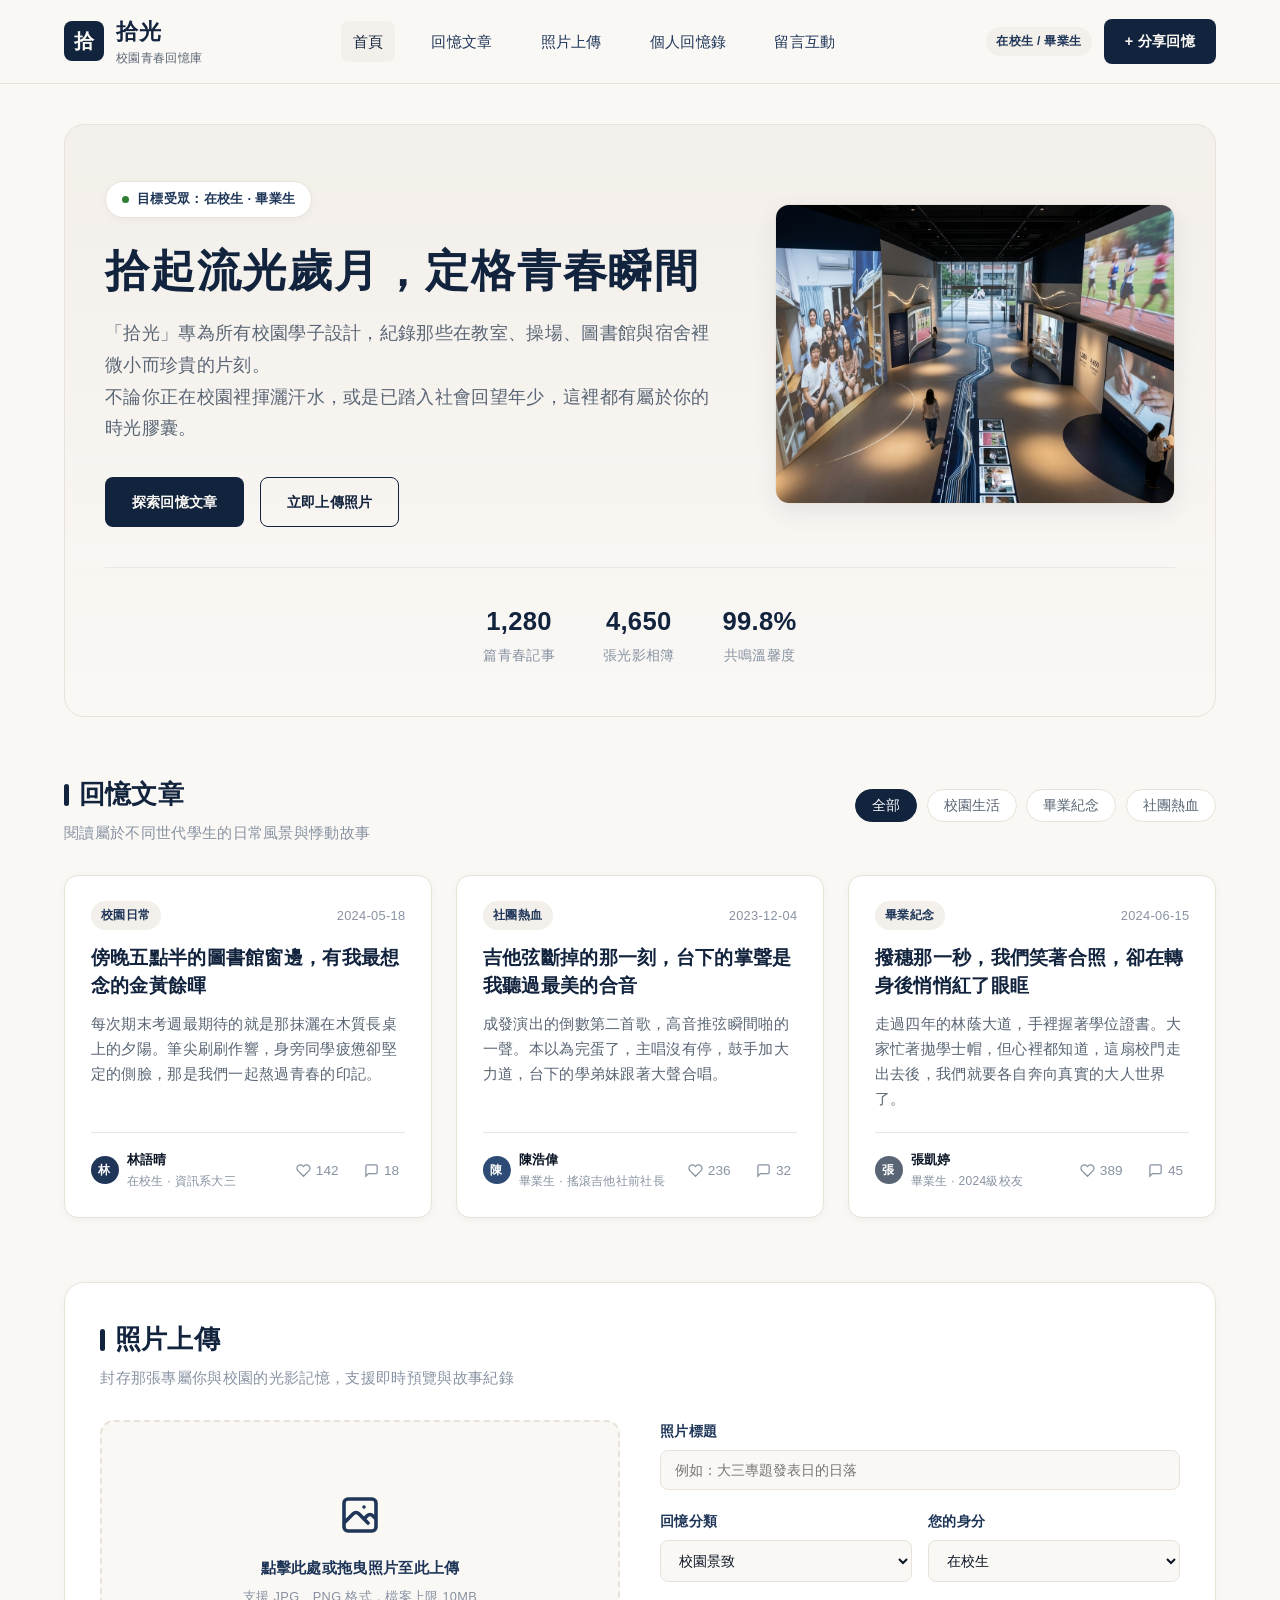
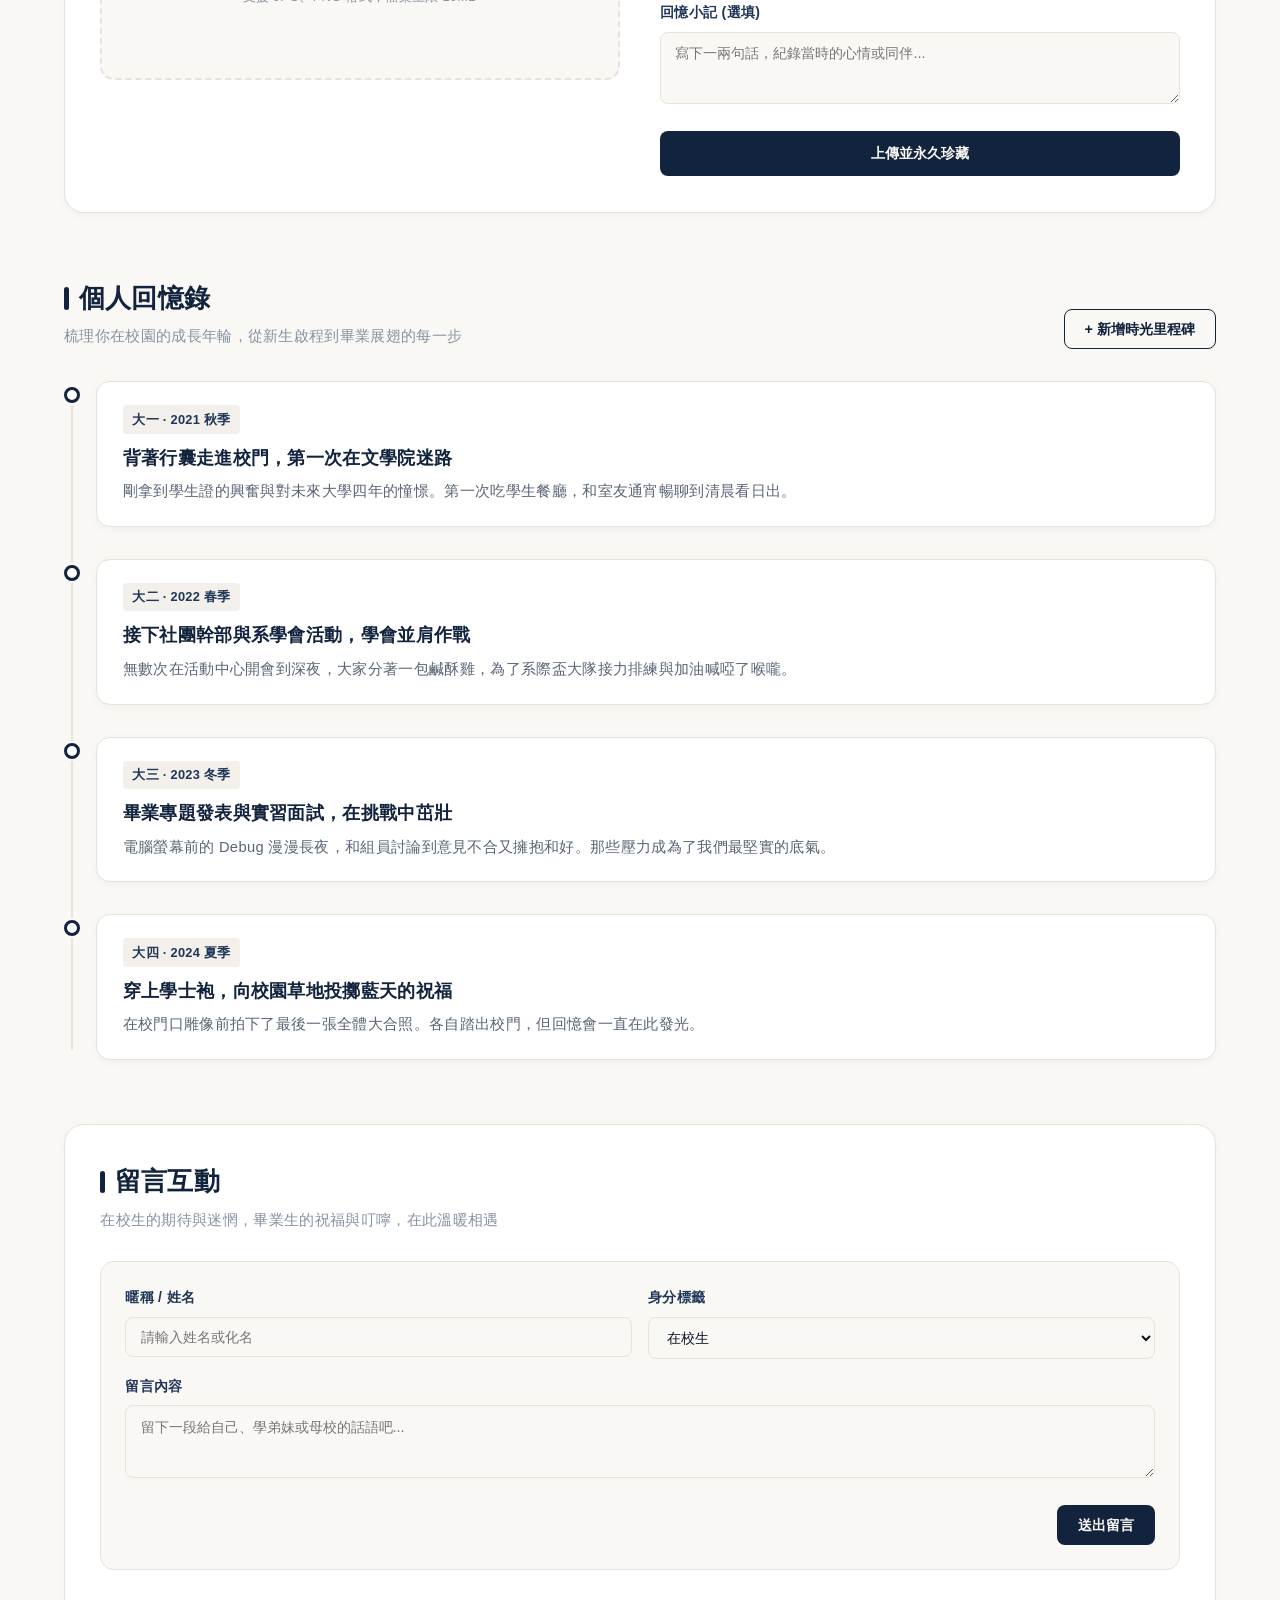
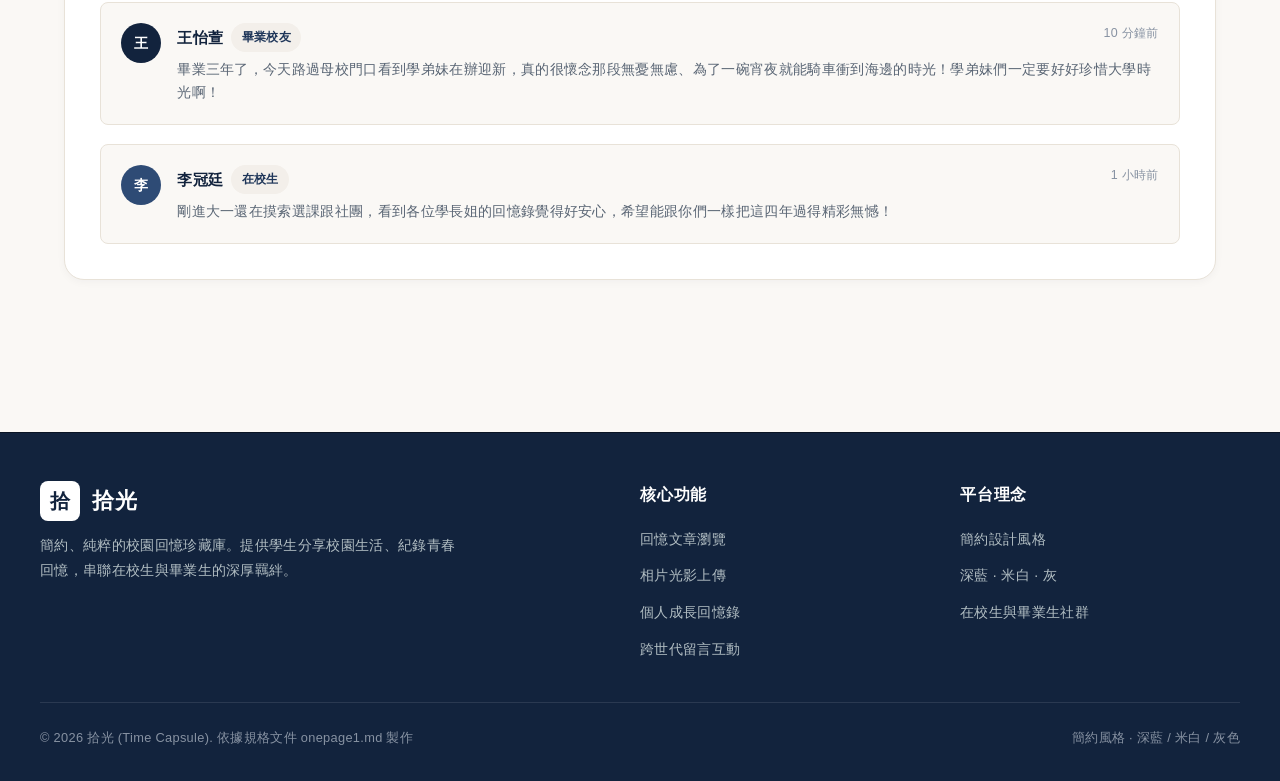
<file: onepage1/index.html>
<!DOCTYPE html>
<html lang="zh-TW">
<head>
  <meta charset="UTF-8">
  <meta name="viewport" content="width=device-width, initial-scale=1.0">
  <title>拾光 | 學生校園生活與青春回憶平台</title>
  <style>
    /* 品牌配色與設計變數 (Design Tokens) */
    :root {
      /* 品牌深藍系列 (Navy System) - 代表校園沉穩、制服與歲月深度 */
      --navy-primary:   #12233D; /* 主色：頁首徽章、主要按鈕、一二級標題、頁尾背景 */
      --navy-secondary: #1F3659; /* 次色：標籤文字、連結 hover、按鈕 hover */
      --navy-light:     #2E4B75; /* 亮色：頭像背景、次級區塊重點點綴 */
      --navy-dark:      #0A1424; /* 極深色：深色文字主體、頁尾邊界線 */

      /* 米白背景系列 (Cream System) - 帶來溫潤紙質、舊書本與回憶感 */
      --cream-bg:       #FAF8F5; /* 頁面總背景色、表單輸入框底色 */
      --cream-card:     #FFFFFF; /* 內容卡片底色 (純白提升可讀性) */
      --cream-alt:      #F3EFEA; /* 標籤底色、Hero漸層頂色、按鈕 hover 底色 */
      --cream-border:   #E8E2D8; /* 主要卡片邊框、分隔線條、虛線拖曳框 */

      /* 灰階文字與輔助系列 (Gray System) - 確保層次細膩與內文舒適 */
      --gray-light:     #F1F3F5; /* 淺灰背景元件 */
      --gray-border:    #E2E6EA; /* 卡片內部次要分隔線 */
      --gray-muted:     #8792A2; /* 輔助說明文字、日期、統計項目標籤 */
      --gray-text:      #596574; /* 正文內文標準文字色 */
      --gray-dark:      #2F3640; /* 深灰次標題 */

      /* 語意回饋色 (Semantic Accents) */
      --accent-green:   #2E7D32; /* 受眾標籤在線/運行指示圓點 */
      --accent-red:     #D32F2F; /* 愛心點讚激活色 */

      /* 陰影與圓角 */
      --shadow-sm:      0 2px 8px rgba(18, 35, 61, 0.04);
      --shadow-md:      0 8px 24px rgba(18, 35, 61, 0.08);
      --shadow-lg:      0 16px 36px rgba(18, 35, 61, 0.12);
      --radius-sm:      8px;
      --radius-md:      14px;
      --radius-lg:      20px;
      --transition:     all 0.25s cubic-bezier(0.16, 1, 0.3, 1);
    }

    * {
      box-sizing: border-box;
      margin: 0;
      padding: 0;
    }

    html {
      scroll-behavior: smooth;
    }

    body {
      font-family: -apple-system, BlinkMacSystemFont, "Segoe UI", "Noto Sans TC", "PingFang TC", "Microsoft JhengHei", sans-serif;
      background-color: var(--cream-bg);
      color: var(--navy-dark);
      line-height: 1.7;
      letter-spacing: 0.02em;
      -webkit-font-smoothing: antialiased;
    }

    a {
      text-decoration: none;
      color: inherit;
    }

    button, input, textarea, select {
      font-family: inherit;
    }

    /* 頂部導覽列 (Header & Global Navigation) */
    header {
      position: sticky;
      top: 0;
      z-index: 1000;
      background: rgba(250, 248, 245, 0.92);
      backdrop-filter: blur(12px);
      -webkit-backdrop-filter: blur(12px);
      border-bottom: 1px solid var(--cream-border);
      transition: var(--transition);
    }

    .nav-container {
      max-width: 1200px;
      margin: 0 auto;
      padding: 0.9rem 1.5rem;
      display: flex;
      justify-content: space-between;
      align-items: center;
    }

    .brand {
      display: flex;
      align-items: center;
      gap: 0.75rem;
    }

    .logo-badge {
      width: 40px;
      height: 40px;
      background-color: var(--navy-primary);
      color: var(--cream-bg);
      border-radius: var(--radius-sm);
      display: flex;
      align-items: center;
      justify-content: center;
      font-weight: 700;
      font-size: 1.25rem;
      letter-spacing: 1px;
    }

    .brand-title {
      font-size: 1.35rem;
      font-weight: 700;
      color: var(--navy-primary);
      letter-spacing: 0.05em;
    }

    .brand-subtitle {
      font-size: 0.75rem;
      color: var(--gray-text);
      display: block;
      margin-top: -3px;
    }

    nav {
      display: flex;
      gap: 1.5rem;
      align-items: center;
    }

    .nav-link {
      font-size: 0.95rem;
      color: var(--navy-secondary);
      font-weight: 500;
      padding: 0.5rem 0.75rem;
      border-radius: var(--radius-sm);
      transition: var(--transition);
      position: relative;
    }

    .nav-link:hover, .nav-link.active {
      color: var(--navy-primary);
      background: var(--cream-alt);
    }

    .nav-actions {
      display: flex;
      gap: 0.75rem;
      align-items: center;
    }

    .btn {
      display: inline-flex;
      align-items: center;
      justify-content: center;
      gap: 0.5rem;
      padding: 0.6rem 1.25rem;
      border-radius: var(--radius-sm);
      font-size: 0.9rem;
      font-weight: 600;
      cursor: pointer;
      transition: var(--transition);
      border: 1px solid transparent;
      text-decoration: none;
    }

    .btn-primary {
      background-color: var(--navy-primary);
      color: var(--cream-bg);
    }

    .btn-primary:hover {
      background-color: var(--navy-secondary);
      transform: translateY(-1px);
      box-shadow: var(--shadow-sm);
    }

    .btn-outline {
      background: transparent;
      border: 1px solid var(--navy-primary);
      color: var(--navy-primary);
    }

    .btn-outline:hover {
      background: var(--navy-primary);
      color: var(--cream-bg);
    }

    .tag-badge {
      display: inline-block;
      padding: 0.25rem 0.65rem;
      background: var(--cream-alt);
      color: var(--navy-secondary);
      border-radius: 999px;
      font-size: 0.75rem;
      font-weight: 600;
    }

    /* 主要內容容器 */
    main {
      max-width: 1200px;
      margin: 0 auto;
      padding: 2.5rem 1.5rem;
    }

    /* Hero 旗艦主視覺區 */
    .hero {
      padding: 3.5rem 2.5rem 3rem;
      background: linear-gradient(180deg, #F3EFEA 0%, rgba(250, 248, 245, 0.4) 100%);
      border-radius: var(--radius-lg);
      border: 1px solid var(--cream-border);
      margin-bottom: 3.5rem;
      position: relative;
      overflow: hidden;
    }

    .hero-main-content {
      display: grid;
      grid-template-columns: 1fr auto;
      gap: 3rem;
      align-items: center;
      margin-bottom: 2.5rem;
    }

    .hero-text-col {
      text-align: left;
    }

    .hero-audience-tag {
      display: inline-flex;
      align-items: center;
      gap: 0.5rem;
      background: #FFFFFF;
      padding: 0.4rem 1rem;
      border-radius: 999px;
      border: 1px solid var(--cream-border);
      font-size: 0.82rem;
      color: var(--navy-secondary);
      font-weight: 600;
      margin-bottom: 1.5rem;
      box-shadow: var(--shadow-sm);
    }

    .hero-audience-tag span {
      width: 7px;
      height: 7px;
      background: var(--accent-green);
      border-radius: 50%;
      display: inline-block;
    }

    .hero h1 {
      font-size: 2.75rem;
      font-weight: 800;
      color: var(--navy-primary);
      letter-spacing: 0.04em;
      margin-bottom: 1.2rem;
      line-height: 1.3;
    }

    .hero p {
      max-width: 650px;
      margin: 0 0 2rem;
      font-size: 1.1rem;
      color: var(--gray-text);
      line-height: 1.8;
    }

    .hero-cta-group {
      display: flex;
      gap: 1rem;
      flex-wrap: wrap;
    }

    /* 右欄圖片樣式 */
    .hero-image-col {
      display: flex;
      justify-content: center;
      align-items: center;
    }

    .hero-img {
      width: 400px;
      height: 300px;
      object-fit: cover;
      border-radius: var(--radius-md);
      border: 1px solid var(--cream-border);
      box-shadow: var(--shadow-md);
      display: block;
      transition: var(--transition);
    }

    .hero-img:hover {
      transform: translateY(-3px);
      box-shadow: var(--shadow-lg);
    }

    /* 即時數據儀表板 */
    .hero-stats {
      display: flex;
      justify-content: center;
      gap: 3rem;
      padding-top: 2rem;
      border-top: 1px solid rgba(226, 230, 234, 0.8);
      text-align: center;
    }

    .stat-item h3 {
      font-size: 1.6rem;
      font-weight: 700;
      color: var(--navy-primary);
    }

    .stat-item p {
      font-size: 0.85rem;
      color: var(--gray-muted);
      margin-bottom: 0;
    }

    /* 區塊通用標頭 */
    .section-header {
      display: flex;
      justify-content: space-between;
      align-items: flex-end;
      margin-bottom: 1.8rem;
    }

    .section-title {
      font-size: 1.6rem;
      font-weight: 700;
      color: var(--navy-primary);
      display: flex;
      align-items: center;
      gap: 0.6rem;
    }

    .section-title::before {
      content: "";
      width: 5px;
      height: 1.4rem;
      background-color: var(--navy-primary);
      border-radius: 3px;
    }

    .section-desc {
      font-size: 0.92rem;
      color: var(--gray-muted);
      margin-top: 0.25rem;
    }

    /* 1. 回憶文章模組 */
    .articles-section {
      margin-bottom: 4rem;
    }

    .filter-bar {
      display: flex;
      gap: 0.6rem;
      margin-bottom: 1.5rem;
      flex-wrap: wrap;
    }

    .filter-btn {
      padding: 0.4rem 1rem;
      border: 1px solid var(--cream-border);
      background: var(--cream-card);
      border-radius: 999px;
      font-size: 0.85rem;
      color: var(--gray-text);
      cursor: pointer;
      transition: var(--transition);
    }

    .filter-btn.active, .filter-btn:hover {
      background: var(--navy-primary);
      color: #FFFFFF;
      border-color: var(--navy-primary);
    }

    .article-grid {
      display: grid;
      grid-template-columns: repeat(auto-fill, minmax(340px, 1fr));
      gap: 1.5rem;
    }

    .article-card {
      background: var(--cream-card);
      border-radius: var(--radius-md);
      border: 1px solid var(--cream-border);
      padding: 1.6rem;
      box-shadow: var(--shadow-sm);
      display: flex;
      flex-direction: column;
      justify-content: space-between;
      transition: var(--transition);
    }

    .article-card:hover {
      transform: translateY(-4px);
      box-shadow: var(--shadow-md);
      border-color: #D2CBC0;
    }

    .card-meta {
      display: flex;
      justify-content: space-between;
      align-items: center;
      margin-bottom: 0.9rem;
      font-size: 0.8rem;
      color: var(--gray-muted);
    }

    .card-title {
      font-size: 1.2rem;
      font-weight: 700;
      color: var(--navy-primary);
      margin-bottom: 0.75rem;
      line-height: 1.45;
    }

    .card-excerpt {
      font-size: 0.92rem;
      color: var(--gray-text);
      line-height: 1.7;
      margin-bottom: 1.25rem;
    }

    .card-footer {
      display: flex;
      justify-content: space-between;
      align-items: center;
      padding-top: 1rem;
      border-top: 1px solid var(--gray-border);
      font-size: 0.82rem;
    }

    .author-info {
      display: flex;
      align-items: center;
      gap: 0.5rem;
    }

    .author-avatar {
      width: 28px;
      height: 28px;
      border-radius: 50%;
      background: var(--navy-secondary);
      color: #FFF;
      display: flex;
      align-items: center;
      justify-content: center;
      font-size: 0.75rem;
      font-weight: 600;
    }

    .author-name {
      font-weight: 600;
      color: var(--navy-dark);
    }

    .author-role {
      font-size: 0.75rem;
      color: var(--gray-muted);
    }

    .card-actions {
      display: flex;
      gap: 0.8rem;
    }

    .action-btn {
      background: none;
      border: none;
      color: var(--gray-muted);
      cursor: pointer;
      display: flex;
      align-items: center;
      gap: 0.3rem;
      font-size: 0.85rem;
      transition: var(--transition);
      padding: 0.2rem 0.4rem;
      border-radius: var(--radius-sm);
    }

    .action-btn:hover {
      color: var(--navy-primary);
    }

    .action-btn.active {
      color: var(--accent-red);
    }

    .action-btn.active svg {
      fill: var(--accent-red);
      stroke: var(--accent-red);
    }

    /* 2. 照片上傳模組 */
    .upload-section {
      margin-bottom: 4rem;
      background: #FFFFFF;
      border-radius: var(--radius-lg);
      border: 1px solid var(--cream-border);
      padding: 2.2rem;
      box-shadow: var(--shadow-sm);
    }

    .upload-container {
      display: grid;
      grid-template-columns: 1fr 1fr;
      gap: 2.5rem;
      align-items: start;
    }

    .dropzone {
      border: 2px dashed var(--cream-border);
      border-radius: var(--radius-md);
      padding: 2.5rem 1.5rem;
      text-align: center;
      background: var(--cream-bg);
      cursor: pointer;
      transition: var(--transition);
      position: relative;
      min-height: 260px;
      display: flex;
      flex-direction: column;
      align-items: center;
      justify-content: center;
    }

    .dropzone:hover, .dropzone.dragover {
      border-color: var(--navy-primary);
      background: #F4F1EA;
    }

    .upload-icon {
      width: 48px;
      height: 48px;
      color: var(--navy-secondary);
      margin-bottom: 1rem;
    }

    .dropzone p {
      font-size: 0.95rem;
      color: var(--navy-secondary);
      font-weight: 600;
      margin-bottom: 0.3rem;
    }

    .dropzone span {
      font-size: 0.8rem;
      color: var(--gray-muted);
    }

    .preview-container {
      margin-top: 1rem;
      width: 100%;
      display: none;
    }

    .preview-img {
      max-width: 100%;
      max-height: 180px;
      border-radius: var(--radius-sm);
      object-fit: cover;
      border: 1px solid var(--cream-border);
    }

    .form-group {
      margin-bottom: 1.2rem;
    }

    .form-label {
      display: block;
      font-size: 0.88rem;
      font-weight: 600;
      color: var(--navy-secondary);
      margin-bottom: 0.4rem;
    }

    .form-control {
      width: 100%;
      padding: 0.7rem 0.9rem;
      border: 1px solid var(--cream-border);
      border-radius: var(--radius-sm);
      background: var(--cream-bg);
      color: var(--navy-dark);
      font-size: 0.9rem;
      transition: var(--transition);
    }

    .form-control:focus {
      outline: none;
      border-color: var(--navy-primary);
      background: #FFFFFF;
      box-shadow: 0 0 0 3px rgba(18, 35, 61, 0.08);
    }

    /* 3. 個人回憶錄模組 */
    .memoir-section {
      margin-bottom: 4rem;
    }

    .timeline {
      position: relative;
      padding-left: 2rem;
      margin-top: 2rem;
    }

    .timeline::before {
      content: "";
      position: absolute;
      top: 10px;
      bottom: 10px;
      left: 7px;
      width: 2px;
      background: var(--cream-border);
    }

    .timeline-item {
      position: relative;
      margin-bottom: 2rem;
    }

    .timeline-dot {
      position: absolute;
      left: -2rem;
      top: 6px;
      width: 16px;
      height: 16px;
      border-radius: 50%;
      background: #FFFFFF;
      border: 3px solid var(--navy-primary);
      box-shadow: 0 0 0 2px var(--cream-bg);
    }

    .timeline-content {
      background: var(--cream-card);
      border-radius: var(--radius-md);
      border: 1px solid var(--cream-border);
      padding: 1.4rem 1.6rem;
      box-shadow: var(--shadow-sm);
    }

    .timeline-date {
      display: inline-block;
      font-size: 0.8rem;
      font-weight: 700;
      color: var(--navy-secondary);
      background: var(--cream-alt);
      padding: 0.2rem 0.6rem;
      border-radius: 4px;
      margin-bottom: 0.5rem;
    }

    .timeline-title {
      font-size: 1.15rem;
      font-weight: 700;
      color: var(--navy-primary);
      margin-bottom: 0.4rem;
    }

    .timeline-body {
      font-size: 0.92rem;
      color: var(--gray-text);
      line-height: 1.65;
    }

    /* 4. 留言互動模組 */
    .comments-section {
      margin-bottom: 3rem;
      background: #FFFFFF;
      border-radius: var(--radius-lg);
      border: 1px solid var(--cream-border);
      padding: 2.2rem;
      box-shadow: var(--shadow-sm);
    }

    .comment-input-card {
      background: var(--cream-bg);
      border-radius: var(--radius-md);
      padding: 1.5rem;
      border: 1px solid var(--cream-border);
      margin-bottom: 2rem;
    }

    .comment-list {
      display: flex;
      flex-direction: column;
      gap: 1.2rem;
    }

    .comment-card {
      padding: 1.25rem;
      border-radius: var(--radius-sm);
      background: var(--cream-bg);
      border: 1px solid var(--cream-border);
      display: flex;
      gap: 1rem;
    }

    .comment-avatar {
      width: 40px;
      height: 40px;
      border-radius: 50%;
      background: var(--navy-primary);
      color: #FFF;
      display: flex;
      align-items: center;
      justify-content: center;
      font-weight: 700;
      font-size: 0.9rem;
      flex-shrink: 0;
    }

    .comment-header {
      display: flex;
      justify-content: space-between;
      margin-bottom: 0.4rem;
    }

    .comment-author-name {
      font-weight: 700;
      color: var(--navy-primary);
      font-size: 0.95rem;
      display: flex;
      align-items: center;
      gap: 0.5rem;
    }

    .comment-time {
      font-size: 0.78rem;
      color: var(--gray-muted);
    }

    .comment-text {
      font-size: 0.9rem;
      color: var(--gray-text);
      line-height: 1.6;
    }

    /* 品牌頁尾 (Footer) */
    footer {
      background: var(--navy-primary);
      color: var(--cream-bg);
      padding: 3rem 1.5rem 2rem;
      margin-top: 4rem;
      border-top: 1px solid var(--navy-dark);
    }

    .footer-container {
      max-width: 1200px;
      margin: 0 auto;
      display: grid;
      grid-template-columns: 2fr 1fr 1fr;
      gap: 2.5rem;
      margin-bottom: 2.5rem;
    }

    .footer-desc {
      font-size: 0.9rem;
      color: #B2BEC3;
      margin-top: 0.75rem;
      max-width: 420px;
      line-height: 1.7;
    }

    .footer-title {
      font-size: 1rem;
      font-weight: 700;
      margin-bottom: 1rem;
      color: #FFFFFF;
      letter-spacing: 0.05em;
    }

    .footer-links {
      list-style: none;
      display: flex;
      flex-direction: column;
      gap: 0.6rem;
    }

    .footer-links a {
      color: #B2BEC3;
      font-size: 0.88rem;
      transition: var(--transition);
    }

    .footer-links a:hover {
      color: #FFFFFF;
      padding-left: 4px;
    }

    .footer-bottom {
      max-width: 1200px;
      margin: 0 auto;
      padding-top: 1.5rem;
      border-top: 1px solid rgba(255, 255, 255, 0.1);
      display: flex;
      justify-content: space-between;
      align-items: center;
      font-size: 0.8rem;
      color: #8792A2;
    }

    /* 響應式排版 (RWD) */
    @media (max-width: 900px) {
      .hero-main-content {
        grid-template-columns: 1fr;
        text-align: center;
        gap: 2rem;
      }
      .hero-text-col {
        text-align: center;
      }
      .hero p {
        margin-left: auto;
        margin-right: auto;
      }
      .hero-cta-group {
        justify-content: center;
      }
      .hero-img {
        width: 100%;
        max-width: 400px;
        height: auto;
        aspect-ratio: 4 / 3;
      }
    }

    @media (max-width: 768px) {
      .hero h1 {
        font-size: 2rem;
      }
      .hero-stats {
        gap: 1.5rem;
      }
      .upload-container {
        grid-template-columns: 1fr;
      }
      .footer-container {
        grid-template-columns: 1fr;
      }
      nav {
        display: none;
      }
    }
  </style>
</head>
<body>

  <!-- 頂部導覽列 -->
  <header>
    <div class="nav-container">
      <div class="brand">
        <div class="logo-badge">拾</div>
        <div>
          <span class="brand-title">拾光</span>
          <span class="brand-subtitle">校園青春回憶庫</span>
        </div>
      </div>

      <nav>
        <a href="#home" class="nav-link active">首頁</a>
        <a href="#articles" class="nav-link">回憶文章</a>
        <a href="#upload" class="nav-link">照片上傳</a>
        <a href="#memoir" class="nav-link">個人回憶錄</a>
        <a href="#comments" class="nav-link">留言互動</a>
      </nav>

      <div class="nav-actions">
        <span class="tag-badge">在校生 / 畢業生</span>
        <a href="#upload" class="btn btn-primary">+ 分享回憶</a>
      </div>
    </div>
  </header>

  <!-- 主內容區 -->
  <main id="home">
    
    <!-- Hero 旗艦主視覺區 -->
    <section class="hero">
      <div class="hero-main-content">
        <!-- 左欄文案與行動 -->
        <div class="hero-text-col">
          <div class="hero-audience-tag">
            <span></span> 目標受眾：在校生 · 畢業生
          </div>
          <h1>拾起流光歲月，定格青春瞬間</h1>
          <p>
            「拾光」專為所有校園學子設計，紀錄那些在教室、操場、圖書館與宿舍裡微小而珍貴的片刻。<br>
            不論你正在校園裡揮灑汗水，或是已踏入社會回望年少，這裡都有屬於你的時光膠囊。
          </p>
          <div class="hero-cta-group">
            <a href="#articles" class="btn btn-primary" style="padding: 0.75rem 1.6rem;">探索回憶文章</a>
            <a href="#upload" class="btn btn-outline" style="padding: 0.75rem 1.6rem;">立即上傳照片</a>
          </div>
        </div>

        <!-- 右欄圖片 -->
        <div class="hero-image-col">
          <img src="images/hero.jpg" alt="拾光校園回憶主視覺" width="400" height="300" class="hero-img">
        </div>
      </div>

      <!-- 即時數據儀表板 -->
      <div class="hero-stats">
        <div class="stat-item">
          <h3 id="statStories">1,280</h3>
          <p>篇青春記事</p>
        </div>
        <div class="stat-item">
          <h3 id="statPhotos">4,650</h3>
          <p>張光影相簿</p>
        </div>
        <div class="stat-item">
          <h3>99.8%</h3>
          <p>共鳴溫馨度</p>
        </div>
      </div>
    </section>

    <!-- 1. 功能模組：回憶文章 -->
    <section class="articles-section" id="articles">
      <div class="section-header">
        <div>
          <h2 class="section-title">回憶文章</h2>
          <p class="section-desc">閱讀屬於不同世代學生的日常風景與悸動故事</p>
        </div>
        <div class="filter-bar">
          <button class="filter-btn active" onclick="filterArticles('all', this)">全部</button>
          <button class="filter-btn" onclick="filterArticles('campus', this)">校園生活</button>
          <button class="filter-btn" onclick="filterArticles('grad', this)">畢業紀念</button>
          <button class="filter-btn" onclick="filterArticles('club', this)">社團熱血</button>
        </div>
      </div>

      <div class="article-grid">
        <!-- 文章卡片 1 -->
        <article class="article-card" data-category="campus">
          <div>
            <div class="card-meta">
              <span class="tag-badge">校園日常</span>
              <span>2024-05-18</span>
            </div>
            <h3 class="card-title">傍晚五點半的圖書館窗邊，有我最想念的金黃餘暉</h3>
            <p class="card-excerpt">
              每次期末考週最期待的就是那抹灑在木質長桌上的夕陽。筆尖刷刷作響，身旁同學疲憊卻堅定的側臉，那是我們一起熬過青春的印記。
            </p>
          </div>
          <div class="card-footer">
            <div class="author-info">
              <div class="author-avatar">林</div>
              <div>
                <div class="author-name">林語晴</div>
                <div class="author-role">在校生 · 資訊系大三</div>
              </div>
            </div>
            <div class="card-actions">
              <button class="action-btn" onclick="toggleLike(this)" title="為這段回憶點讚">
                <svg width="15" height="15" viewBox="0 0 24 24" fill="none" stroke="currentColor" stroke-width="2"><path d="M20.84 4.61a5.5 5.5 0 0 0-7.78 0L12 5.67l-1.06-1.06a5.5 5.5 0 0 0-7.78 7.78l1.06 1.06L12 21.23l7.78-7.78 1.06-1.06a5.5 5.5 0 0 0 0-7.78z"></path></svg>
                <span class="like-count">142</span>
              </button>
              <button class="action-btn" title="查看留言">
                <svg width="15" height="15" viewBox="0 0 24 24" fill="none" stroke="currentColor" stroke-width="2"><path d="M21 15a2 2 0 0 1-2 2H7l-4 4V5a2 2 0 0 1 2-2h14a2 2 0 0 1 2 2z"></path></svg>
                <span>18</span>
              </button>
            </div>
          </div>
        </article>

        <!-- 文章卡片 2 -->
        <article class="article-card" data-category="club">
          <div>
            <div class="card-meta">
              <span class="tag-badge">社團熱血</span>
              <span>2023-12-04</span>
            </div>
            <h3 class="card-title">吉他弦斷掉的那一刻，台下的掌聲是我聽過最美的合音</h3>
            <p class="card-excerpt">
              成發演出的倒數第二首歌，高音推弦瞬間啪的一聲。本以為完蛋了，主唱沒有停，鼓手加大力道，台下的學弟妹跟著大聲合唱。
            </p>
          </div>
          <div class="card-footer">
            <div class="author-info">
              <div class="author-avatar" style="background:#2E4B75;">陳</div>
              <div>
                <div class="author-name">陳浩偉</div>
                <div class="author-role">畢業生 · 搖滾吉他社前社長</div>
              </div>
            </div>
            <div class="card-actions">
              <button class="action-btn" onclick="toggleLike(this)" title="為這段回憶點讚">
                <svg width="15" height="15" viewBox="0 0 24 24" fill="none" stroke="currentColor" stroke-width="2"><path d="M20.84 4.61a5.5 5.5 0 0 0-7.78 0L12 5.67l-1.06-1.06a5.5 5.5 0 0 0-7.78 7.78l1.06 1.06L12 21.23l7.78-7.78 1.06-1.06a5.5 5.5 0 0 0 0-7.78z"></path></svg>
                <span class="like-count">236</span>
              </button>
              <button class="action-btn" title="查看留言">
                <svg width="15" height="15" viewBox="0 0 24 24" fill="none" stroke="currentColor" stroke-width="2"><path d="M21 15a2 2 0 0 1-2 2H7l-4 4V5a2 2 0 0 1 2-2h14a2 2 0 0 1 2 2z"></path></svg>
                <span>32</span>
              </button>
            </div>
          </div>
        </article>

        <!-- 文章卡片 3 -->
        <article class="article-card" data-category="grad">
          <div>
            <div class="card-meta">
              <span class="tag-badge">畢業紀念</span>
              <span>2024-06-15</span>
            </div>
            <h3 class="card-title">撥穗那一秒，我們笑著合照，卻在轉身後悄悄紅了眼眶</h3>
            <p class="card-excerpt">
              走過四年的林蔭大道，手裡握著學位證書。大家忙著拋學士帽，但心裡都知道，這扇校門走出去後，我們就要各自奔向真實的大人世界了。
            </p>
          </div>
          <div class="card-footer">
            <div class="author-info">
              <div class="author-avatar" style="background:#596574;">張</div>
              <div>
                <div class="author-name">張凱婷</div>
                <div class="author-role">畢業生 · 2024級校友</div>
              </div>
            </div>
            <div class="card-actions">
              <button class="action-btn" onclick="toggleLike(this)" title="為這段回憶點讚">
                <svg width="15" height="15" viewBox="0 0 24 24" fill="none" stroke="currentColor" stroke-width="2"><path d="M20.84 4.61a5.5 5.5 0 0 0-7.78 0L12 5.67l-1.06-1.06a5.5 5.5 0 0 0-7.78 7.78l1.06 1.06L12 21.23l7.78-7.78 1.06-1.06a5.5 5.5 0 0 0 0-7.78z"></path></svg>
                <span class="like-count">389</span>
              </button>
              <button class="action-btn" title="查看留言">
                <svg width="15" height="15" viewBox="0 0 24 24" fill="none" stroke="currentColor" stroke-width="2"><path d="M21 15a2 2 0 0 1-2 2H7l-4 4V5a2 2 0 0 1 2-2h14a2 2 0 0 1 2 2z"></path></svg>
                <span>45</span>
              </button>
            </div>
          </div>
        </article>
      </div>
    </section>

    <!-- 2. 功能模組：照片上傳 -->
    <section class="upload-section" id="upload">
      <div class="section-header">
        <div>
          <h2 class="section-title">照片上傳</h2>
          <p class="section-desc">封存那張專屬你與校園的光影記憶，支援即時預覽與故事紀錄</p>
        </div>
      </div>

      <div class="upload-container">
        <!-- 拖曳或選取區 -->
        <div>
          <div class="dropzone" id="dropzone" onclick="document.getElementById('photoInput').click()">
            <svg class="upload-icon" fill="none" stroke="currentColor" viewBox="0 0 24 24">
              <path stroke-linecap="round" stroke-linejoin="round" stroke-width="1.8" d="M4 16l4.586-4.586a2 2 0 012.828 0L16 16m-2-2l1.586-1.586a2 2 0 012.828 0L20 14m-6-6h.01M6 20h12a2 2 0 002-2V6a2 2 0 00-2-2H6a2 2 0 00-2 2v12a2 2 0 002 2z"></path>
            </svg>
            <p>點擊此處或拖曳照片至此上傳</p>
            <span>支援 JPG、PNG 格式，檔案上限 10MB</span>
            <input type="file" id="photoInput" accept="image/*" style="display:none" onchange="previewImage(event)">
            <div class="preview-container" id="previewContainer">
              <img id="previewImg" class="preview-img" alt="預覽照片">
            </div>
          </div>
        </div>

        <!-- 照片描述表單 -->
        <form id="uploadForm" onsubmit="handlePhotoSubmit(event)">
          <div class="form-group">
            <label class="form-label" for="photoTitle">照片標題</label>
            <input type="text" id="photoTitle" class="form-control" placeholder="例如：大三專題發表日的日落" required>
          </div>

          <div style="display: grid; grid-template-columns: 1fr 1fr; gap: 1rem;">
            <div class="form-group">
              <label class="form-label" for="photoCategory">回憶分類</label>
              <select id="photoCategory" class="form-control">
                <option value="校園景致">校園景致</option>
                <option value="社團活動">社團活動</option>
                <option value="畢業典禮">畢業典禮</option>
                <option value="宿舍同樂">宿舍同樂</option>
                <option value="教室時光">教室時光</option>
              </select>
            </div>
            <div class="form-group">
              <label class="form-label" for="userRole">您的身分</label>
              <select id="userRole" class="form-control">
                <option value="在校生">在校生</option>
                <option value="畢業生">畢業生</option>
              </select>
            </div>
          </div>

          <div class="form-group">
            <label class="form-label" for="photoDesc">回憶小記 (選填)</label>
            <textarea id="photoDesc" class="form-control" rows="3" placeholder="寫下一兩句話，紀錄當時的心情或同伴..."></textarea>
          </div>

          <button type="submit" class="btn btn-primary" style="width: 100%; padding: 0.75rem;">
            上傳並永久珍藏
          </button>
        </form>
      </div>
    </section>

    <!-- 3. 功能模組：個人回憶錄 -->
    <section class="memoir-section" id="memoir">
      <div class="section-header">
        <div>
          <h2 class="section-title">個人回憶錄</h2>
          <p class="section-desc">梳理你在校園的成長年輪，從新生啟程到畢業展翅的每一步</p>
        </div>
        <button class="btn btn-outline" onclick="addMemoirMilestone()">+ 新增時光里程碑</button>
      </div>

      <div class="timeline" id="memoirTimeline">
        <div class="timeline-item">
          <div class="timeline-dot"></div>
          <div class="timeline-content">
            <span class="timeline-date">大一 · 2021 秋季</span>
            <h4 class="timeline-title">背著行囊走進校門，第一次在文學院迷路</h4>
            <p class="timeline-body">
              剛拿到學生證的興奮與對未來大學四年的憧憬。第一次吃學生餐廳，和室友通宵暢聊到清晨看日出。
            </p>
          </div>
        </div>

        <div class="timeline-item">
          <div class="timeline-dot"></div>
          <div class="timeline-content">
            <span class="timeline-date">大二 · 2022 春季</span>
            <h4 class="timeline-title">接下社團幹部與系學會活動，學會並肩作戰</h4>
            <p class="timeline-body">
              無數次在活動中心開會到深夜，大家分著一包鹹酥雞，為了系際盃大隊接力排練與加油喊啞了喉嚨。
            </p>
          </div>
        </div>

        <div class="timeline-item">
          <div class="timeline-dot"></div>
          <div class="timeline-content">
            <span class="timeline-date">大三 · 2023 冬季</span>
            <h4 class="timeline-title">畢業專題發表與實習面試，在挑戰中茁壯</h4>
            <p class="timeline-body">
              電腦螢幕前的 Debug 漫漫長夜，和組員討論到意見不合又擁抱和好。那些壓力成為了我們最堅實的底氣。
            </p>
          </div>
        </div>

        <div class="timeline-item">
          <div class="timeline-dot"></div>
          <div class="timeline-content">
            <span class="timeline-date">大四 · 2024 夏季</span>
            <h4 class="timeline-title">穿上學士袍，向校園草地投擲藍天的祝福</h4>
            <p class="timeline-body">
              在校門口雕像前拍下了最後一張全體大合照。各自踏出校門，但回憶會一直在此發光。
            </p>
          </div>
        </div>
      </div>
    </section>

    <!-- 4. 功能模組：留言互動 -->
    <section class="comments-section" id="comments">
      <div class="section-header">
        <div>
          <h2 class="section-title">留言互動</h2>
          <p class="section-desc">在校生的期待與迷惘，畢業生的祝福與叮嚀，在此溫暖相遇</p>
        </div>
      </div>

      <!-- 留言輸入區 -->
      <div class="comment-input-card">
        <form id="commentForm" onsubmit="handleCommentSubmit(event)">
          <div style="display: grid; grid-template-columns: 1fr 1fr; gap: 1rem; margin-bottom: 1rem;">
            <div>
              <label class="form-label" for="commentAuthor">暱稱 / 姓名</label>
              <input type="text" id="commentAuthor" class="form-control" placeholder="請輸入姓名或化名" required>
            </div>
            <div>
              <label class="form-label" for="commentIdentity">身分標籤</label>
              <select id="commentIdentity" class="form-control">
                <option value="在校生">在校生</option>
                <option value="畢業校友">畢業校友</option>
              </select>
            </div>
          </div>
          <div class="form-group">
            <label class="form-label" for="commentMessage">留言內容</label>
            <textarea id="commentMessage" class="form-control" rows="3" placeholder="留下一段給自己、學弟妹或母校的話語吧..." required></textarea>
          </div>
          <div style="text-align: right;">
            <button type="submit" class="btn btn-primary">送出留言</button>
          </div>
        </form>
      </div>

      <!-- 留言列表展示 -->
      <div class="comment-list" id="commentList">
        <div class="comment-card">
          <div class="comment-avatar">王</div>
          <div style="flex: 1;">
            <div class="comment-header">
              <div class="comment-author-name">
                王怡萱
                <span class="tag-badge">畢業校友</span>
              </div>
              <span class="comment-time">10 分鐘前</span>
            </div>
            <p class="comment-text">
              畢業三年了，今天路過母校門口看到學弟妹在辦迎新，真的很懷念那段無憂無慮、為了一碗宵夜就能騎車衝到海邊的時光！學弟妹們一定要好好珍惜大學時光啊！
            </p>
          </div>
        </div>

        <div class="comment-card">
          <div class="comment-avatar" style="background:#2E4B75;">李</div>
          <div style="flex: 1;">
            <div class="comment-header">
              <div class="comment-author-name">
                李冠廷
                <span class="tag-badge">在校生</span>
              </div>
              <span class="comment-time">1 小時前</span>
            </div>
            <p class="comment-text">
              剛進大一還在摸索選課跟社團，看到各位學長姐的回憶錄覺得好安心，希望能跟你們一樣把這四年過得精彩無憾！
            </p>
          </div>
        </div>
      </div>
    </section>

  </main>

  <!-- 品牌頁尾 -->
  <footer>
    <div class="footer-container">
      <div>
        <div class="brand" style="margin-bottom: 0.5rem;">
          <div class="logo-badge" style="background:#FFFFFF; color:var(--navy-primary);">拾</div>
          <span class="brand-title" style="color:#FFFFFF;">拾光</span>
        </div>
        <p class="footer-desc">
          簡約、純粹的校園回憶珍藏庫。提供學生分享校園生活、紀錄青春回憶，串聯在校生與畢業生的深厚羈絆。
        </p>
      </div>

      <div>
        <h4 class="footer-title">核心功能</h4>
        <ul class="footer-links">
          <li><a href="#articles">回憶文章瀏覽</a></li>
          <li><a href="#upload">相片光影上傳</a></li>
          <li><a href="#memoir">個人成長回憶錄</a></li>
          <li><a href="#comments">跨世代留言互動</a></li>
        </ul>
      </div>

      <div>
        <h4 class="footer-title">平台理念</h4>
        <ul class="footer-links">
          <li><a href="#home">簡約設計風格</a></li>
          <li><a href="#home">深藍 · 米白 · 灰</a></li>
          <li><a href="#home">在校生與畢業生社群</a></li>
        </ul>
      </div>
    </div>

    <div class="footer-bottom">
      <span>&copy; 2026 拾光 (Time Capsule). 依據規格文件 onepage1.md 製作</span>
      <span>簡約風格 · 深藍 / 米白 / 灰色</span>
    </div>
  </footer>

  <!-- 互動腳本 -->
  <script>
    // 1. 回憶文章分類篩選
    function filterArticles(category, btnElement) {
      const buttons = document.querySelectorAll('.filter-btn');
      buttons.forEach(b => b.classList.remove('active'));
      btnElement.classList.add('active');

      const cards = document.querySelectorAll('.article-card');
      cards.forEach(card => {
        if (category === 'all' || card.getAttribute('data-category') === category) {
          card.style.display = 'flex';
        } else {
          card.style.display = 'none';
        }
      });
    }

    // 2. 愛心點擊計數
    function toggleLike(btn) {
      const countSpan = btn.querySelector('.like-count');
      let current = parseInt(countSpan.textContent, 10);
      if (btn.classList.contains('active')) {
        btn.classList.remove('active');
        countSpan.textContent = current - 1;
      } else {
        btn.classList.add('active');
        countSpan.textContent = current + 1;
      }
    }

    // 3. 照片預覽處理
    function previewFile(file) {
      if (file && file.type.startsWith('image/')) {
        const previewContainer = document.getElementById('previewContainer');
        const previewImg = document.getElementById('previewImg');
        const reader = new FileReader();
        reader.onload = function(e) {
          previewImg.src = e.target.result;
          previewContainer.style.display = 'block';
        };
        reader.readAsDataURL(file);
      }
    }

    function previewImage(event) {
      const file = event.target.files[0];
      if (file) {
        previewFile(file);
      }
    }

    // 拖曳上傳支援
    const dropzone = document.getElementById('dropzone');
    if (dropzone) {
      dropzone.addEventListener('dragover', (e) => {
        e.preventDefault();
        dropzone.classList.add('dragover');
      });
      dropzone.addEventListener('dragleave', (e) => {
        e.preventDefault();
        dropzone.classList.remove('dragover');
      });
      dropzone.addEventListener('drop', (e) => {
        e.preventDefault();
        dropzone.classList.remove('dragover');
        const files = e.dataTransfer.files;
        if (files && files.length > 0) {
          document.getElementById('photoInput').files = files;
          previewFile(files[0]);
        }
      });
    }

    // 照片表單提交
    function handlePhotoSubmit(event) {
      event.preventDefault();
      const title = document.getElementById('photoTitle').value;
      const category = document.getElementById('photoCategory').value;
      alert(`【拾光】照片「${title}」已成功記錄至「${category}」時光庫！`);
      
      // 更新 Hero 統計數字
      const statPhotos = document.getElementById('statPhotos');
      const current = parseInt(statPhotos.textContent.replace(/,/g, ''), 10);
      statPhotos.textContent = (current + 1).toLocaleString();

      event.target.reset();
      document.getElementById('previewContainer').style.display = 'none';
    }

    // 4. 新增里程碑
    function addMemoirMilestone() {
      const title = prompt('請輸入里程碑標題：', '大三下學期 · 第一次自主專案發布');
      if (!title) return;
      const desc = prompt('請輸入這段回憶的說明：', '和夥伴們共同熬夜完成，最後順利展出，滿滿的感動。');
      if (!desc) return;

      const timeline = document.getElementById('memoirTimeline');
      const newItem = document.createElement('div');
      newItem.className = 'timeline-item';
      newItem.innerHTML = `
        <div class="timeline-dot"></div>
        <div class="timeline-content">
          <span class="timeline-date">自訂時光紀錄</span>
          <h4 class="timeline-title">${escapeHTML(title)}</h4>
          <p class="timeline-body">${escapeHTML(desc)}</p>
        </div>
      `;
      timeline.insertBefore(newItem, timeline.firstChild);
      alert('已新增一筆青春里程碑！');
    }

    // 5. 留言送出處理
    function handleCommentSubmit(event) {
      event.preventDefault();
      const name = document.getElementById('commentAuthor').value;
      const identity = document.getElementById('commentIdentity').value;
      const message = document.getElementById('commentMessage').value;

      const commentList = document.getElementById('commentList');
      const newCard = document.createElement('div');
      newCard.className = 'comment-card';
      const initial = name.trim().charAt(0) || '友';

      newCard.innerHTML = `
        <div class="comment-avatar" style="background: #1F3659;">${escapeHTML(initial)}</div>
        <div style="flex: 1;">
          <div class="comment-header">
            <div class="comment-author-name">
              ${escapeHTML(name)}
              <span class="tag-badge">${escapeHTML(identity)}</span>
            </div>
            <span class="comment-time">剛剛</span>
          </div>
          <p class="comment-text">${escapeHTML(message)}</p>
        </div>
      `;

      commentList.insertBefore(newCard, commentList.firstChild);
      event.target.reset();
      alert('留言已發布！');
    }

    // XSS 跳脫處理
    function escapeHTML(str) {
      return str.replace(/[&<>'"]/g, 
        tag => ({
          '&': '&amp;',
          '<': '&lt;',
          '>': '&gt;',
          "'": '&#39;',
          '"': '&quot;'
        }[tag] || tag)
      );
    }

    // 滾動偵測更新導覽列 active 狀態 (Scrollspy)
    window.addEventListener('scroll', () => {
      const sections = ['comments', 'memoir', 'upload', 'articles', 'home'];
      const navLinks = document.querySelectorAll('.nav-link');
      let currentSection = 'home';

      for (const id of sections) {
        const el = document.getElementById(id);
        if (el) {
          const rect = el.getBoundingClientRect();
          if (rect.top <= 160) {
            currentSection = id;
            break;
          }
        }
      }

      navLinks.forEach(link => {
        link.classList.remove('active');
        if (link.getAttribute('href') === '#' + currentSection) {
          link.classList.add('active');
        }
      });
    });
  </script>
</body>
</html>
</file>
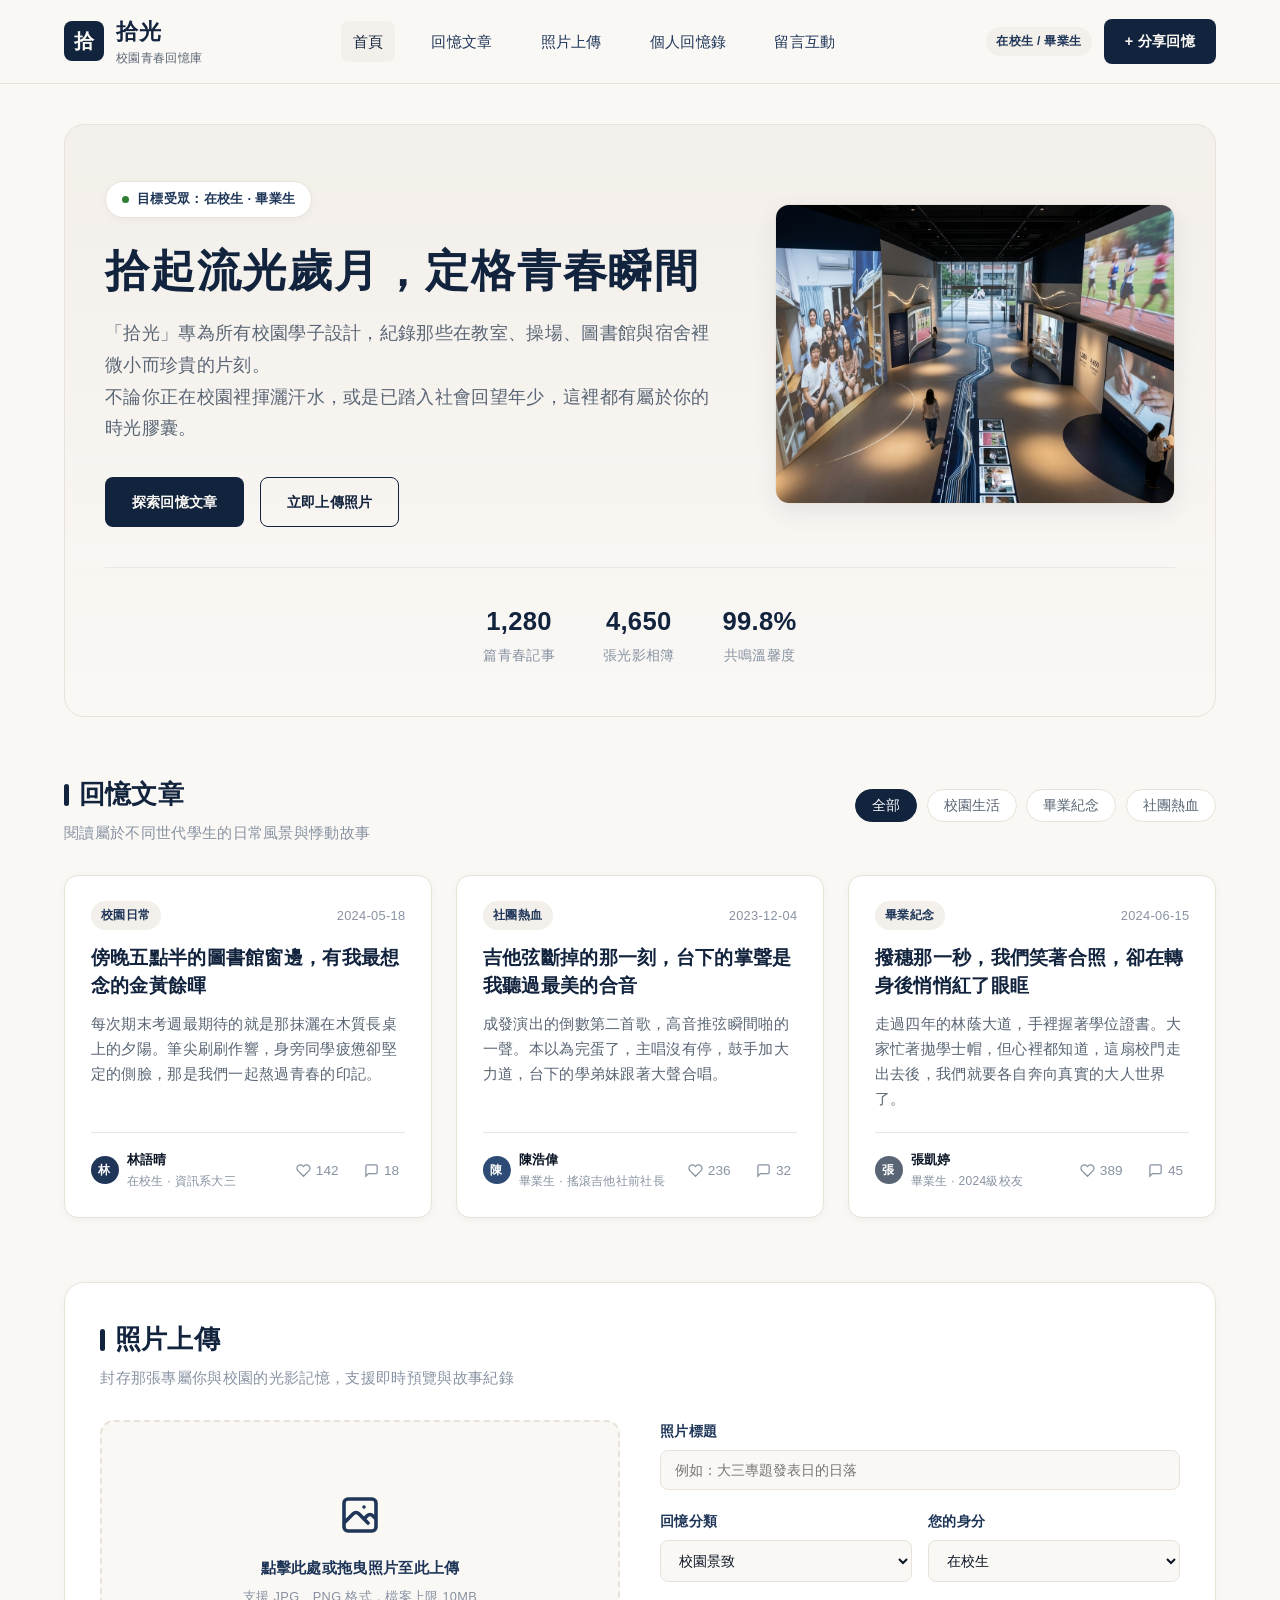
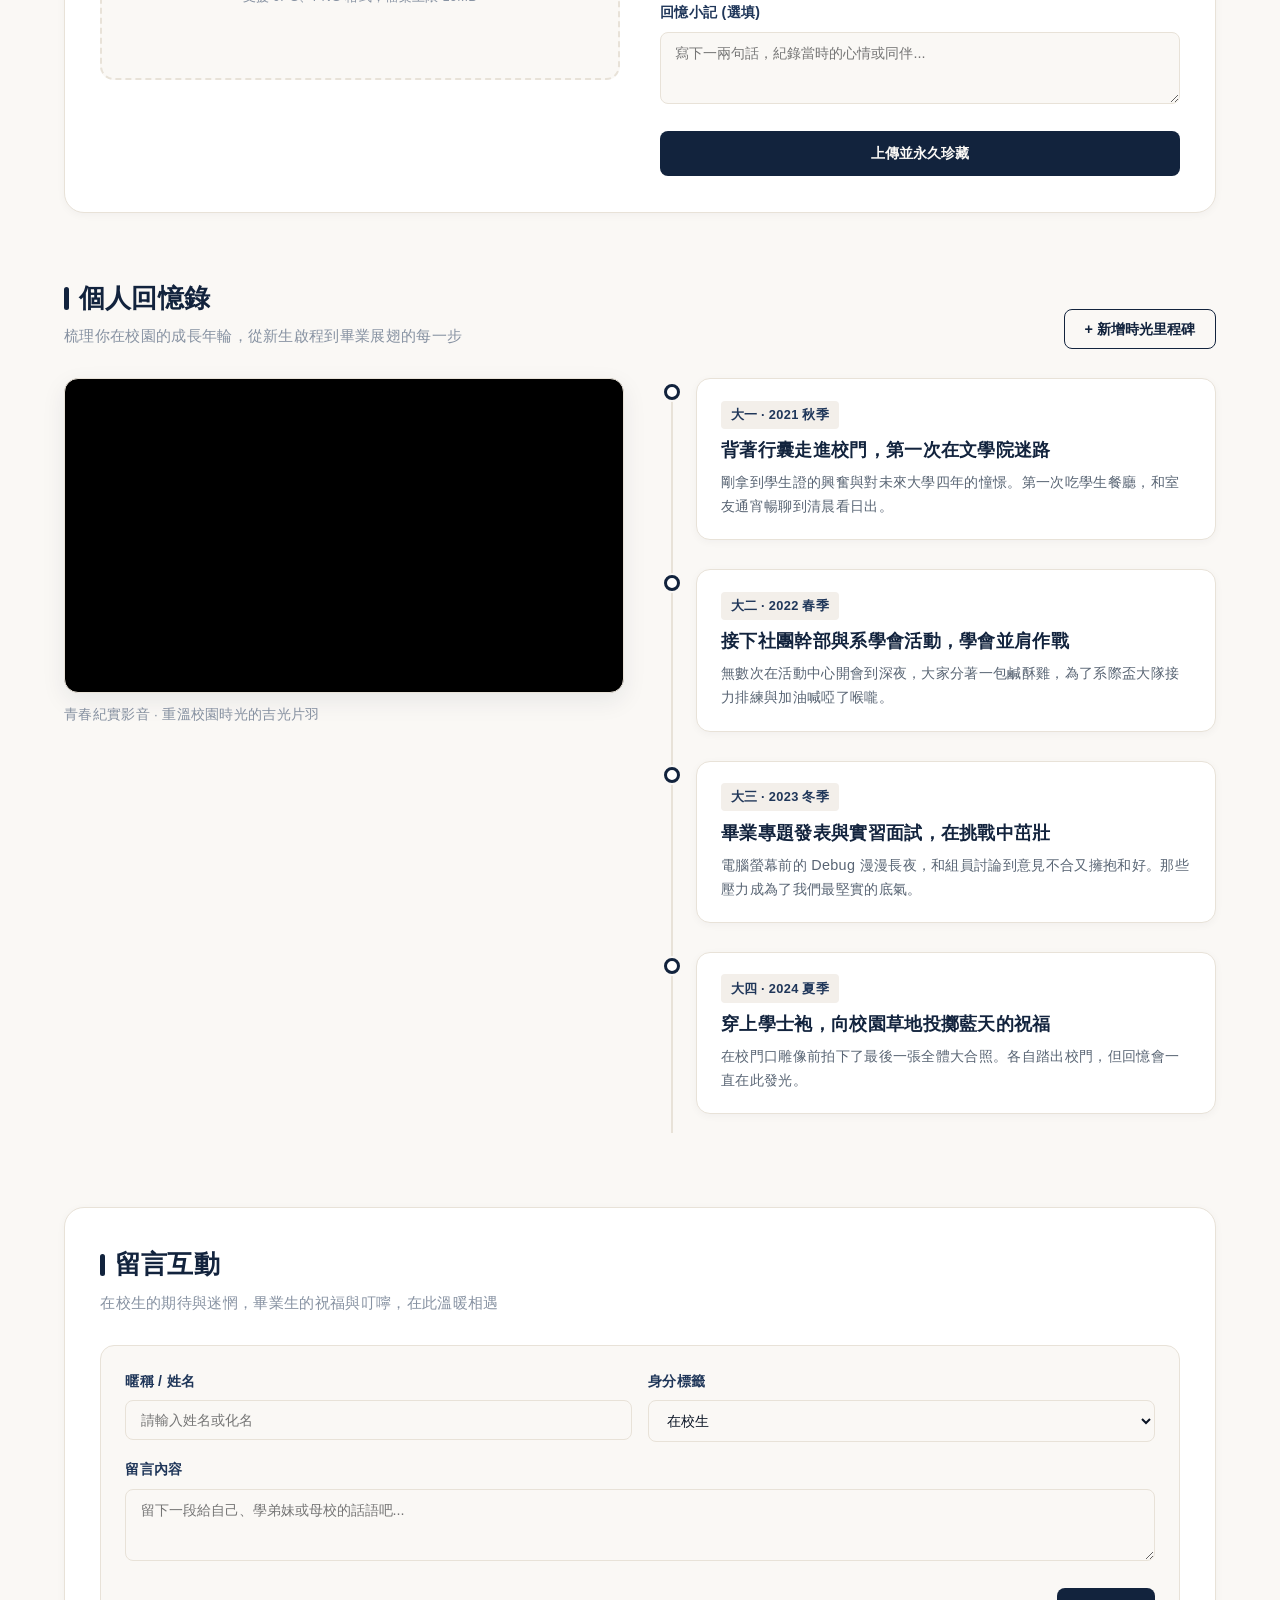
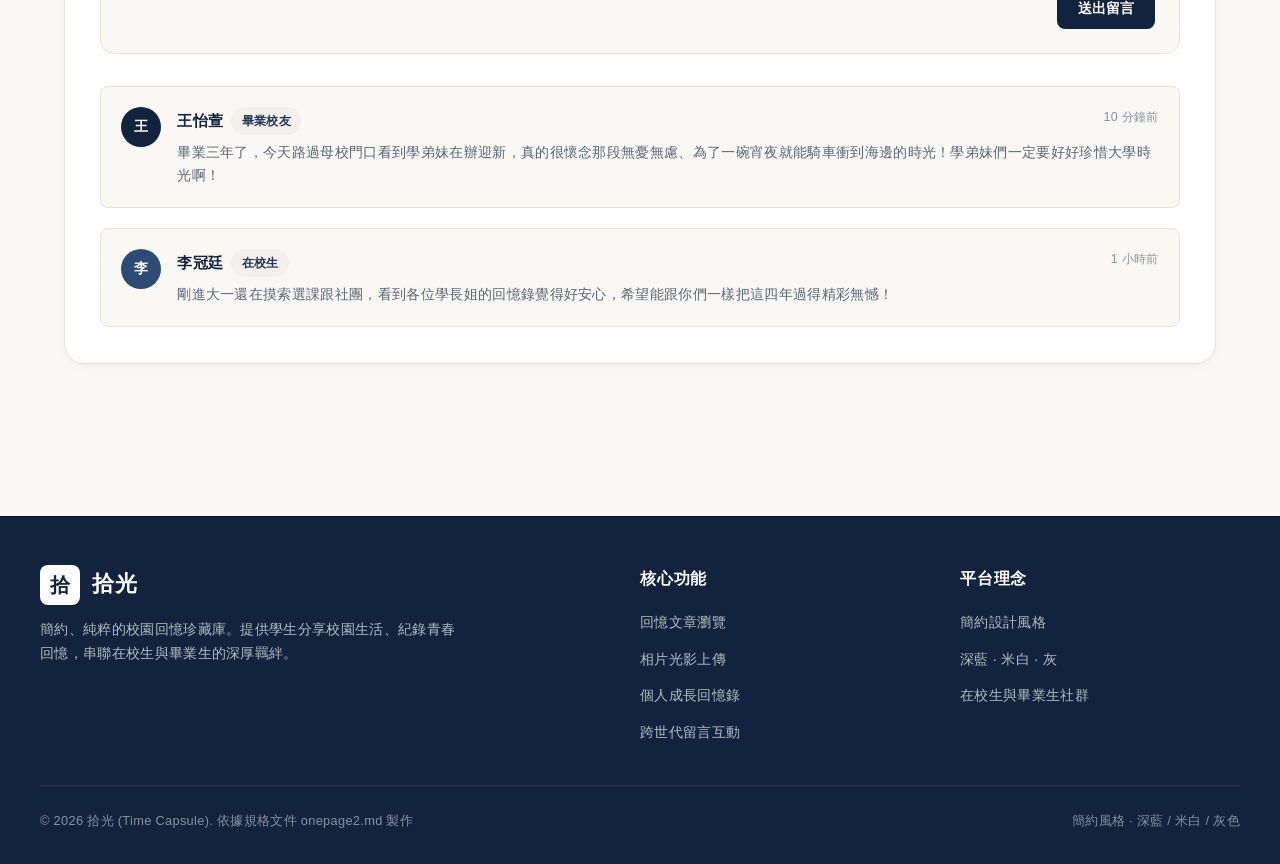
<file: onepage2/index.html>
<!DOCTYPE html>
<html lang="zh-TW">
<head>
  <meta charset="UTF-8">
  <meta name="viewport" content="width=device-width, initial-scale=1.0">
  <title>拾光 | 學生校園生活與青春回憶平台</title>
  <style>
    /* 品牌視覺設計系統 (Design Tokens & Visual System) */
    :root {
      /* 品牌深藍系列 (Navy System) - 代表校園沉穩、制服與歲月深度 */
      --navy-primary:   #12233D; /* 主色：頁首徽章、主要按鈕、一二級標題、頁尾背景 */
      --navy-secondary: #1F3659; /* 次色：標籤文字、連結 hover、按鈕 hover */
      --navy-light:     #2E4B75; /* 亮色：頭像背景、次級區塊重點點綴 */
      --navy-dark:      #0A1424; /* 極深色：深色文字主體、頁尾邊界線 */

      /* 米白背景系列 (Cream System) - 帶來溫潤紙質、舊書本與回憶感 */
      --cream-bg:       #FAF8F5; /* 頁面總背景色、表單輸入框底色 */
      --cream-card:     #FFFFFF; /* 內容卡片底色 (純白提升可讀性) */
      --cream-alt:      #F3EFEA; /* 標籤底色、Hero漸層頂色、按鈕 hover 底色 */
      --cream-border:   #E8E2D8; /* 主要卡片邊框、分隔線條、虛線拖曳框 */

      /* 灰階文字與輔助系列 (Gray System) - 確保層次細膩與內文舒適 */
      --gray-light:     #F1F3F5; /* 淺灰背景元件 */
      --gray-border:    #E2E6EA; /* 卡片內部次要分隔線 */
      --gray-muted:     #8792A2; /* 輔助說明文字、日期、統計項目標籤 */
      --gray-text:      #596574; /* 正文內文標準文字色 */
      --gray-dark:      #2F3640; /* 深灰次標題 */

      /* 語意回饋色 (Semantic Accents) */
      --accent-green:   #2E7D32; /* 受眾標籤在線/運行指示圓點 */
      --accent-red:     #D32F2F; /* 愛心點讚激活色 */

      /* 陰影與圓角 */
      --shadow-sm:      0 2px 8px rgba(18, 35, 61, 0.04);
      --shadow-md:      0 8px 24px rgba(18, 35, 61, 0.08);
      --shadow-lg:      0 16px 36px rgba(18, 35, 61, 0.12);
      --radius-sm:      8px;
      --radius-md:      14px;
      --radius-lg:      20px;
      --transition:     all 0.25s cubic-bezier(0.16, 1, 0.3, 1);
    }

    * {
      box-sizing: border-box;
      margin: 0;
      padding: 0;
    }

    html {
      scroll-behavior: smooth;
    }

    body {
      font-family: -apple-system, BlinkMacSystemFont, "Segoe UI", "Noto Sans TC", "PingFang TC", "Microsoft JhengHei", sans-serif;
      background-color: var(--cream-bg);
      color: var(--navy-dark);
      line-height: 1.7;
      letter-spacing: 0.02em;
      -webkit-font-smoothing: antialiased;
    }

    a {
      text-decoration: none;
      color: inherit;
    }

    button, input, textarea, select {
      font-family: inherit;
    }

    /* 頂部導覽列 (Header & Global Navigation) */
    header {
      position: sticky;
      top: 0;
      z-index: 1000;
      background: rgba(250, 248, 245, 0.92);
      backdrop-filter: blur(12px);
      -webkit-backdrop-filter: blur(12px);
      border-bottom: 1px solid var(--cream-border);
      transition: var(--transition);
    }

    .nav-container {
      max-width: 1200px;
      margin: 0 auto;
      padding: 0.9rem 1.5rem;
      display: flex;
      justify-content: space-between;
      align-items: center;
    }

    .brand {
      display: flex;
      align-items: center;
      gap: 0.75rem;
    }

    .logo-badge {
      width: 40px;
      height: 40px;
      background-color: var(--navy-primary);
      color: var(--cream-bg);
      border-radius: var(--radius-sm);
      display: flex;
      align-items: center;
      justify-content: center;
      font-weight: 700;
      font-size: 1.25rem;
      letter-spacing: 1px;
    }

    .brand-title {
      font-size: 1.35rem;
      font-weight: 700;
      color: var(--navy-primary);
      letter-spacing: 0.05em;
    }

    .brand-subtitle {
      font-size: 0.75rem;
      color: var(--gray-text);
      display: block;
      margin-top: -3px;
    }

    nav {
      display: flex;
      gap: 1.5rem;
      align-items: center;
    }

    .nav-link {
      font-size: 0.95rem;
      color: var(--navy-secondary);
      font-weight: 500;
      padding: 0.5rem 0.75rem;
      border-radius: var(--radius-sm);
      transition: var(--transition);
      position: relative;
    }

    .nav-link:hover, .nav-link.active {
      color: var(--navy-primary);
      background: var(--cream-alt);
    }

    .nav-actions {
      display: flex;
      gap: 0.75rem;
      align-items: center;
    }

    .btn {
      display: inline-flex;
      align-items: center;
      justify-content: center;
      gap: 0.5rem;
      padding: 0.6rem 1.25rem;
      border-radius: var(--radius-sm);
      font-size: 0.9rem;
      font-weight: 600;
      cursor: pointer;
      transition: var(--transition);
      border: 1px solid transparent;
      text-decoration: none;
    }

    .btn-primary {
      background-color: var(--navy-primary);
      color: var(--cream-bg);
    }

    .btn-primary:hover {
      background-color: var(--navy-secondary);
      transform: translateY(-1px);
      box-shadow: var(--shadow-sm);
    }

    .btn-outline {
      background: transparent;
      border: 1px solid var(--navy-primary);
      color: var(--navy-primary);
    }

    .btn-outline:hover {
      background: var(--navy-primary);
      color: var(--cream-bg);
    }

    .tag-badge {
      display: inline-block;
      padding: 0.25rem 0.65rem;
      background: var(--cream-alt);
      color: var(--navy-secondary);
      border-radius: 999px;
      font-size: 0.75rem;
      font-weight: 600;
    }

    /* 主要內容容器 */
    main {
      max-width: 1200px;
      margin: 0 auto;
      padding: 2.5rem 1.5rem;
    }

    /* Hero 旗艦主視覺區 */
    .hero {
      padding: 3.5rem 2.5rem 3rem;
      background: linear-gradient(180deg, #F3EFEA 0%, rgba(250, 248, 245, 0.4) 100%);
      border-radius: var(--radius-lg);
      border: 1px solid var(--cream-border);
      margin-bottom: 3.5rem;
      position: relative;
      overflow: hidden;
    }

    .hero-main-content {
      display: grid;
      grid-template-columns: 1fr auto;
      gap: 3rem;
      align-items: center;
      margin-bottom: 2.5rem;
    }

    .hero-text-col {
      text-align: left;
    }

    .hero-audience-tag {
      display: inline-flex;
      align-items: center;
      gap: 0.5rem;
      background: #FFFFFF;
      padding: 0.4rem 1rem;
      border-radius: 999px;
      border: 1px solid var(--cream-border);
      font-size: 0.82rem;
      color: var(--navy-secondary);
      font-weight: 600;
      margin-bottom: 1.5rem;
      box-shadow: var(--shadow-sm);
    }

    .hero-audience-tag span {
      width: 7px;
      height: 7px;
      background: var(--accent-green);
      border-radius: 50%;
      display: inline-block;
    }

    .hero h1 {
      font-size: 2.75rem;
      font-weight: 800;
      color: var(--navy-primary);
      letter-spacing: 0.04em;
      margin-bottom: 1.2rem;
      line-height: 1.3;
    }

    .hero p {
      max-width: 650px;
      margin: 0 0 2rem;
      font-size: 1.1rem;
      color: var(--gray-text);
      line-height: 1.8;
    }

    .hero-cta-group {
      display: flex;
      gap: 1rem;
      flex-wrap: wrap;
    }

    /* 右欄圖片樣式 */
    .hero-image-col {
      display: flex;
      justify-content: center;
      align-items: center;
    }

    .hero-img {
      width: 400px;
      height: 300px;
      object-fit: cover;
      border-radius: var(--radius-md);
      border: 1px solid var(--cream-border);
      box-shadow: var(--shadow-md);
      display: block;
      transition: var(--transition);
    }

    .hero-img:hover {
      transform: translateY(-3px);
      box-shadow: var(--shadow-lg);
    }

    /* 即時數據儀表板 */
    .hero-stats {
      display: flex;
      justify-content: center;
      gap: 3rem;
      padding-top: 2rem;
      border-top: 1px solid rgba(226, 230, 234, 0.8);
      text-align: center;
    }

    .stat-item h3 {
      font-size: 1.6rem;
      font-weight: 700;
      color: var(--navy-primary);
    }

    .stat-item p {
      font-size: 0.85rem;
      color: var(--gray-muted);
      margin-bottom: 0;
    }

    /* 區塊標題 */
    .section-header {
      display: flex;
      justify-content: space-between;
      align-items: flex-end;
      margin-bottom: 1.8rem;
    }

    .section-title {
      font-size: 1.6rem;
      font-weight: 700;
      color: var(--navy-primary);
      display: flex;
      align-items: center;
      gap: 0.6rem;
    }

    .section-title::before {
      content: "";
      width: 5px;
      height: 1.4rem;
      background-color: var(--navy-primary);
      border-radius: 3px;
    }

    .section-desc {
      font-size: 0.92rem;
      color: var(--gray-muted);
      margin-top: 0.25rem;
    }

    /* 1. 回憶文章模組 */
    .articles-section {
      margin-bottom: 4rem;
    }

    .filter-bar {
      display: flex;
      gap: 0.6rem;
      margin-bottom: 1.5rem;
      flex-wrap: wrap;
    }

    .filter-btn {
      padding: 0.4rem 1rem;
      border: 1px solid var(--cream-border);
      background: var(--cream-card);
      border-radius: 999px;
      font-size: 0.85rem;
      color: var(--gray-text);
      cursor: pointer;
      transition: var(--transition);
    }

    .filter-btn.active, .filter-btn:hover {
      background: var(--navy-primary);
      color: #FFFFFF;
      border-color: var(--navy-primary);
    }

    .article-grid {
      display: grid;
      grid-template-columns: repeat(auto-fill, minmax(340px, 1fr));
      gap: 1.5rem;
    }

    .article-card {
      background: var(--cream-card);
      border-radius: var(--radius-md);
      border: 1px solid var(--cream-border);
      padding: 1.6rem;
      box-shadow: var(--shadow-sm);
      display: flex;
      flex-direction: column;
      justify-content: space-between;
      transition: var(--transition);
    }

    .article-card:hover {
      transform: translateY(-4px);
      box-shadow: var(--shadow-md);
      border-color: #D2CBC0;
    }

    .card-meta {
      display: flex;
      justify-content: space-between;
      align-items: center;
      margin-bottom: 0.9rem;
      font-size: 0.8rem;
      color: var(--gray-muted);
    }

    .card-title {
      font-size: 1.2rem;
      font-weight: 700;
      color: var(--navy-primary);
      margin-bottom: 0.75rem;
      line-height: 1.45;
    }

    .card-excerpt {
      font-size: 0.92rem;
      color: var(--gray-text);
      line-height: 1.7;
      margin-bottom: 1.25rem;
    }

    .card-footer {
      display: flex;
      justify-content: space-between;
      align-items: center;
      padding-top: 1rem;
      border-top: 1px solid var(--gray-border);
      font-size: 0.82rem;
    }

    .author-info {
      display: flex;
      align-items: center;
      gap: 0.5rem;
    }

    .author-avatar {
      width: 28px;
      height: 28px;
      border-radius: 50%;
      background: var(--navy-secondary);
      color: #FFF;
      display: flex;
      align-items: center;
      justify-content: center;
      font-size: 0.75rem;
      font-weight: 600;
    }

    .author-name {
      font-weight: 600;
      color: var(--navy-dark);
    }

    .author-role {
      font-size: 0.75rem;
      color: var(--gray-muted);
    }

    .card-actions {
      display: flex;
      gap: 0.8rem;
    }

    .action-btn {
      background: none;
      border: none;
      color: var(--gray-muted);
      cursor: pointer;
      display: flex;
      align-items: center;
      gap: 0.3rem;
      font-size: 0.85rem;
      transition: var(--transition);
      padding: 0.2rem 0.4rem;
      border-radius: var(--radius-sm);
    }

    .action-btn:hover {
      color: var(--navy-primary);
    }

    .action-btn.active {
      color: var(--accent-red);
    }

    .action-btn.active svg {
      fill: var(--accent-red);
      stroke: var(--accent-red);
    }

    /* 2. 照片上傳模組 */
    .upload-section {
      margin-bottom: 4rem;
      background: #FFFFFF;
      border-radius: var(--radius-lg);
      border: 1px solid var(--cream-border);
      padding: 2.2rem;
      box-shadow: var(--shadow-sm);
    }

    .upload-container {
      display: grid;
      grid-template-columns: 1fr 1fr;
      gap: 2.5rem;
      align-items: start;
    }

    .dropzone {
      border: 2px dashed var(--cream-border);
      border-radius: var(--radius-md);
      padding: 2.5rem 1.5rem;
      text-align: center;
      background: var(--cream-bg);
      cursor: pointer;
      transition: var(--transition);
      position: relative;
      min-height: 260px;
      display: flex;
      flex-direction: column;
      align-items: center;
      justify-content: center;
    }

    .dropzone:hover, .dropzone.dragover {
      border-color: var(--navy-primary);
      background: #F4F1EA;
    }

    .upload-icon {
      width: 48px;
      height: 48px;
      color: var(--navy-secondary);
      margin-bottom: 1rem;
    }

    .dropzone p {
      font-size: 0.95rem;
      color: var(--navy-secondary);
      font-weight: 600;
      margin-bottom: 0.3rem;
    }

    .dropzone span {
      font-size: 0.8rem;
      color: var(--gray-muted);
    }

    .preview-container {
      margin-top: 1rem;
      width: 100%;
      display: none;
    }

    .preview-img {
      max-width: 100%;
      max-height: 180px;
      border-radius: var(--radius-sm);
      object-fit: cover;
      border: 1px solid var(--cream-border);
    }

    .form-group {
      margin-bottom: 1.2rem;
    }

    .form-label {
      display: block;
      font-size: 0.88rem;
      font-weight: 600;
      color: var(--navy-secondary);
      margin-bottom: 0.4rem;
    }

    .form-control {
      width: 100%;
      padding: 0.7rem 0.9rem;
      border: 1px solid var(--cream-border);
      border-radius: var(--radius-sm);
      background: var(--cream-bg);
      color: var(--navy-dark);
      font-size: 0.9rem;
      transition: var(--transition);
    }

    .form-control:focus {
      outline: none;
      border-color: var(--navy-primary);
      background: #FFFFFF;
      box-shadow: 0 0 0 3px rgba(18, 35, 61, 0.08);
    }

    /* 3. 個人回憶錄模組 (含 YouTube 影片崁入) */
    .memoir-section {
      margin-bottom: 4rem;
    }

    .memoir-layout {
      display: grid;
      grid-template-columns: minmax(320px, 560px) 1fr;
      gap: 2.5rem;
      align-items: start;
      margin-top: 1.5rem;
    }

    .memoir-video-col {
      display: flex;
      flex-direction: column;
      gap: 0.75rem;
    }

    .video-wrapper {
      position: relative;
      width: 560px;
      max-width: 100%;
      aspect-ratio: 16 / 9;
      border-radius: var(--radius-md);
      overflow: hidden;
      box-shadow: var(--shadow-md);
      border: 1px solid var(--cream-border);
      background: #000000;
    }

    .video-wrapper iframe {
      width: 100%;
      height: 100%;
      display: block;
      border: none;
    }

    .video-caption {
      font-size: 0.85rem;
      color: var(--gray-muted);
      line-height: 1.5;
    }

    .timeline {
      position: relative;
      padding-left: 2rem;
    }

    .timeline::before {
      content: "";
      position: absolute;
      top: 10px;
      bottom: 10px;
      left: 7px;
      width: 2px;
      background: var(--cream-border);
    }

    .timeline-item {
      position: relative;
      margin-bottom: 1.8rem;
    }

    .timeline-dot {
      position: absolute;
      left: -2rem;
      top: 6px;
      width: 16px;
      height: 16px;
      border-radius: 50%;
      background: #FFFFFF;
      border: 3px solid var(--navy-primary);
      box-shadow: 0 0 0 2px var(--cream-bg);
    }

    .timeline-content {
      background: var(--cream-card);
      border-radius: var(--radius-md);
      border: 1px solid var(--cream-border);
      padding: 1.3rem 1.5rem;
      box-shadow: var(--shadow-sm);
    }

    .timeline-date {
      display: inline-block;
      font-size: 0.8rem;
      font-weight: 700;
      color: var(--navy-secondary);
      background: var(--cream-alt);
      padding: 0.2rem 0.6rem;
      border-radius: 4px;
      margin-bottom: 0.4rem;
    }

    .timeline-title {
      font-size: 1.12rem;
      font-weight: 700;
      color: var(--navy-primary);
      margin-bottom: 0.35rem;
    }

    .timeline-body {
      font-size: 0.9rem;
      color: var(--gray-text);
      line-height: 1.65;
    }

    /* 4. 留言互動模組 */
    .comments-section {
      margin-bottom: 3rem;
      background: #FFFFFF;
      border-radius: var(--radius-lg);
      border: 1px solid var(--cream-border);
      padding: 2.2rem;
      box-shadow: var(--shadow-sm);
    }

    .comment-input-card {
      background: var(--cream-bg);
      border-radius: var(--radius-md);
      padding: 1.5rem;
      border: 1px solid var(--cream-border);
      margin-bottom: 2rem;
    }

    .comment-list {
      display: flex;
      flex-direction: column;
      gap: 1.2rem;
    }

    .comment-card {
      padding: 1.25rem;
      border-radius: var(--radius-sm);
      background: var(--cream-bg);
      border: 1px solid var(--cream-border);
      display: flex;
      gap: 1rem;
    }

    .comment-avatar {
      width: 40px;
      height: 40px;
      border-radius: 50%;
      background: var(--navy-primary);
      color: #FFF;
      display: flex;
      align-items: center;
      justify-content: center;
      font-weight: 700;
      font-size: 0.9rem;
      flex-shrink: 0;
    }

    .comment-header {
      display: flex;
      justify-content: space-between;
      margin-bottom: 0.4rem;
    }

    .comment-author-name {
      font-weight: 700;
      color: var(--navy-primary);
      font-size: 0.95rem;
      display: flex;
      align-items: center;
      gap: 0.5rem;
    }

    .comment-time {
      font-size: 0.78rem;
      color: var(--gray-muted);
    }

    .comment-text {
      font-size: 0.9rem;
      color: var(--gray-text);
      line-height: 1.6;
    }

    /* 品牌頁尾 (Footer) */
    footer {
      background: var(--navy-primary);
      color: var(--cream-bg);
      padding: 3rem 1.5rem 2rem;
      margin-top: 4rem;
      border-top: 1px solid var(--navy-dark);
    }

    .footer-container {
      max-width: 1200px;
      margin: 0 auto;
      display: grid;
      grid-template-columns: 2fr 1fr 1fr;
      gap: 2.5rem;
      margin-bottom: 2.5rem;
    }

    .footer-desc {
      font-size: 0.9rem;
      color: #B2BEC3;
      margin-top: 0.75rem;
      max-width: 420px;
      line-height: 1.7;
    }

    .footer-title {
      font-size: 1rem;
      font-weight: 700;
      margin-bottom: 1rem;
      color: #FFFFFF;
      letter-spacing: 0.05em;
    }

    .footer-links {
      list-style: none;
      display: flex;
      flex-direction: column;
      gap: 0.6rem;
    }

    .footer-links a {
      color: #B2BEC3;
      font-size: 0.88rem;
      transition: var(--transition);
    }

    .footer-links a:hover {
      color: #FFFFFF;
      padding-left: 4px;
    }

    .footer-bottom {
      max-width: 1200px;
      margin: 0 auto;
      padding-top: 1.5rem;
      border-top: 1px solid rgba(255, 255, 255, 0.1);
      display: flex;
      justify-content: space-between;
      align-items: center;
      font-size: 0.8rem;
      color: #8792A2;
    }

    /* 響應式排版 (RWD) */
    @media (max-width: 1024px) {
      .memoir-layout {
        grid-template-columns: 1fr;
        gap: 2rem;
      }
      .video-wrapper {
        width: 100%;
        max-width: 560px;
        margin: 0 auto;
      }
      .memoir-video-col {
        align-items: center;
        text-align: center;
      }
    }

    @media (max-width: 900px) {
      .hero-main-content {
        grid-template-columns: 1fr;
        text-align: center;
        gap: 2rem;
      }
      .hero-text-col {
        text-align: center;
      }
      .hero p {
        margin-left: auto;
        margin-right: auto;
      }
      .hero-cta-group {
        justify-content: center;
      }
      .hero-img {
        width: 100%;
        max-width: 400px;
        height: auto;
        aspect-ratio: 4 / 3;
      }
    }

    @media (max-width: 768px) {
      .hero h1 {
        font-size: 2rem;
      }
      .hero-stats {
        gap: 1.5rem;
      }
      .upload-container {
        grid-template-columns: 1fr;
      }
      .footer-container {
        grid-template-columns: 1fr;
      }
      nav {
        display: none;
      }
    }
  </style>
</head>
<body>

  <!-- 頂部導覽列 -->
  <header>
    <div class="nav-container">
      <div class="brand">
        <div class="logo-badge">拾</div>
        <div>
          <span class="brand-title">拾光</span>
          <span class="brand-subtitle">校園青春回憶庫</span>
        </div>
      </div>

      <nav>
        <a href="#home" class="nav-link active">首頁</a>
        <a href="#articles" class="nav-link">回憶文章</a>
        <a href="#upload" class="nav-link">照片上傳</a>
        <a href="#memoir" class="nav-link">個人回憶錄</a>
        <a href="#comments" class="nav-link">留言互動</a>
      </nav>

      <div class="nav-actions">
        <span class="tag-badge">在校生 / 畢業生</span>
        <a href="#upload" class="btn btn-primary">+ 分享回憶</a>
      </div>
    </div>
  </header>

  <!-- 主內容區 -->
  <main id="home">
    
    <!-- Hero 旗艦主視覺區 -->
    <section class="hero">
      <div class="hero-main-content">
        <!-- 左欄文案與行動 -->
        <div class="hero-text-col">
          <div class="hero-audience-tag">
            <span></span> 目標受眾：在校生 · 畢業生
          </div>
          <h1>拾起流光歲月，定格青春瞬間</h1>
          <p>
            「拾光」專為所有校園學子設計，紀錄那些在教室、操場、圖書館與宿舍裡微小而珍貴的片刻。<br>
            不論你正在校園裡揮灑汗水，或是已踏入社會回望年少，這裡都有屬於你的時光膠囊。
          </p>
          <div class="hero-cta-group">
            <a href="#articles" class="btn btn-primary" style="padding: 0.75rem 1.6rem;">探索回憶文章</a>
            <a href="#upload" class="btn btn-outline" style="padding: 0.75rem 1.6rem;">立即上傳照片</a>
          </div>
        </div>

        <!-- 右欄圖片 -->
        <div class="hero-image-col">
          <img src="images/hero.jpg" alt="拾光校園回憶主視覺" width="400" height="300" class="hero-img">
        </div>
      </div>

      <!-- 即時數據儀表板 -->
      <div class="hero-stats">
        <div class="stat-item">
          <h3 id="statStories">1,280</h3>
          <p>篇青春記事</p>
        </div>
        <div class="stat-item">
          <h3 id="statPhotos">4,650</h3>
          <p>張光影相簿</p>
        </div>
        <div class="stat-item">
          <h3>99.8%</h3>
          <p>共鳴溫馨度</p>
        </div>
      </div>
    </section>

    <!-- 1. 功能模組：回憶文章 -->
    <section class="articles-section" id="articles">
      <div class="section-header">
        <div>
          <h2 class="section-title">回憶文章</h2>
          <p class="section-desc">閱讀屬於不同世代學生的日常風景與悸動故事</p>
        </div>
        <div class="filter-bar">
          <button class="filter-btn active" onclick="filterArticles('all', this)">全部</button>
          <button class="filter-btn" onclick="filterArticles('campus', this)">校園生活</button>
          <button class="filter-btn" onclick="filterArticles('grad', this)">畢業紀念</button>
          <button class="filter-btn" onclick="filterArticles('club', this)">社團熱血</button>
        </div>
      </div>

      <div class="article-grid">
        <!-- 文章卡片 1 -->
        <article class="article-card" data-category="campus">
          <div>
            <div class="card-meta">
              <span class="tag-badge">校園日常</span>
              <span>2024-05-18</span>
            </div>
            <h3 class="card-title">傍晚五點半的圖書館窗邊，有我最想念的金黃餘暉</h3>
            <p class="card-excerpt">
              每次期末考週最期待的就是那抹灑在木質長桌上的夕陽。筆尖刷刷作響，身旁同學疲憊卻堅定的側臉，那是我們一起熬過青春的印記。
            </p>
          </div>
          <div class="card-footer">
            <div class="author-info">
              <div class="author-avatar">林</div>
              <div>
                <div class="author-name">林語晴</div>
                <div class="author-role">在校生 · 資訊系大三</div>
              </div>
            </div>
            <div class="card-actions">
              <button class="action-btn" onclick="toggleLike(this)" title="為這段回憶點讚">
                <svg width="15" height="15" viewBox="0 0 24 24" fill="none" stroke="currentColor" stroke-width="2"><path d="M20.84 4.61a5.5 5.5 0 0 0-7.78 0L12 5.67l-1.06-1.06a5.5 5.5 0 0 0-7.78 7.78l1.06 1.06L12 21.23l7.78-7.78 1.06-1.06a5.5 5.5 0 0 0 0-7.78z"></path></svg>
                <span class="like-count">142</span>
              </button>
              <button class="action-btn" title="查看留言">
                <svg width="15" height="15" viewBox="0 0 24 24" fill="none" stroke="currentColor" stroke-width="2"><path d="M21 15a2 2 0 0 1-2 2H7l-4 4V5a2 2 0 0 1 2-2h14a2 2 0 0 1 2 2z"></path></svg>
                <span>18</span>
              </button>
            </div>
          </div>
        </article>

        <!-- 文章卡片 2 -->
        <article class="article-card" data-category="club">
          <div>
            <div class="card-meta">
              <span class="tag-badge">社團熱血</span>
              <span>2023-12-04</span>
            </div>
            <h3 class="card-title">吉他弦斷掉的那一刻，台下的掌聲是我聽過最美的合音</h3>
            <p class="card-excerpt">
              成發演出的倒數第二首歌，高音推弦瞬間啪的一聲。本以為完蛋了，主唱沒有停，鼓手加大力道，台下的學弟妹跟著大聲合唱。
            </p>
          </div>
          <div class="card-footer">
            <div class="author-info">
              <div class="author-avatar" style="background:#2E4B75;">陳</div>
              <div>
                <div class="author-name">陳浩偉</div>
                <div class="author-role">畢業生 · 搖滾吉他社前社長</div>
              </div>
            </div>
            <div class="card-actions">
              <button class="action-btn" onclick="toggleLike(this)" title="為這段回憶點讚">
                <svg width="15" height="15" viewBox="0 0 24 24" fill="none" stroke="currentColor" stroke-width="2"><path d="M20.84 4.61a5.5 5.5 0 0 0-7.78 0L12 5.67l-1.06-1.06a5.5 5.5 0 0 0-7.78 7.78l1.06 1.06L12 21.23l7.78-7.78 1.06-1.06a5.5 5.5 0 0 0 0-7.78z"></path></svg>
                <span class="like-count">236</span>
              </button>
              <button class="action-btn" title="查看留言">
                <svg width="15" height="15" viewBox="0 0 24 24" fill="none" stroke="currentColor" stroke-width="2"><path d="M21 15a2 2 0 0 1-2 2H7l-4 4V5a2 2 0 0 1 2-2h14a2 2 0 0 1 2 2z"></path></svg>
                <span>32</span>
              </button>
            </div>
          </div>
        </article>

        <!-- 文章卡片 3 -->
        <article class="article-card" data-category="grad">
          <div>
            <div class="card-meta">
              <span class="tag-badge">畢業紀念</span>
              <span>2024-06-15</span>
            </div>
            <h3 class="card-title">撥穗那一秒，我們笑著合照，卻在轉身後悄悄紅了眼眶</h3>
            <p class="card-excerpt">
              走過四年的林蔭大道，手裡握著學位證書。大家忙著拋學士帽，但心裡都知道，這扇校門走出去後，我們就要各自奔向真實的大人世界了。
            </p>
          </div>
          <div class="card-footer">
            <div class="author-info">
              <div class="author-avatar" style="background:#596574;">張</div>
              <div>
                <div class="author-name">張凱婷</div>
                <div class="author-role">畢業生 · 2024級校友</div>
              </div>
            </div>
            <div class="card-actions">
              <button class="action-btn" onclick="toggleLike(this)" title="為這段回憶點讚">
                <svg width="15" height="15" viewBox="0 0 24 24" fill="none" stroke="currentColor" stroke-width="2"><path d="M20.84 4.61a5.5 5.5 0 0 0-7.78 0L12 5.67l-1.06-1.06a5.5 5.5 0 0 0-7.78 7.78l1.06 1.06L12 21.23l7.78-7.78 1.06-1.06a5.5 5.5 0 0 0 0-7.78z"></path></svg>
                <span class="like-count">389</span>
              </button>
              <button class="action-btn" title="查看留言">
                <svg width="15" height="15" viewBox="0 0 24 24" fill="none" stroke="currentColor" stroke-width="2"><path d="M21 15a2 2 0 0 1-2 2H7l-4 4V5a2 2 0 0 1 2-2h14a2 2 0 0 1 2 2z"></path></svg>
                <span>45</span>
              </button>
            </div>
          </div>
        </article>
      </div>
    </section>

    <!-- 2. 功能模組：照片上傳 -->
    <section class="upload-section" id="upload">
      <div class="section-header">
        <div>
          <h2 class="section-title">照片上傳</h2>
          <p class="section-desc">封存那張專屬你與校園的光影記憶，支援即時預覽與故事紀錄</p>
        </div>
      </div>

      <div class="upload-container">
        <!-- 拖曳或選取區 -->
        <div>
          <div class="dropzone" id="dropzone" onclick="document.getElementById('photoInput').click()">
            <svg class="upload-icon" fill="none" stroke="currentColor" viewBox="0 0 24 24">
              <path stroke-linecap="round" stroke-linejoin="round" stroke-width="1.8" d="M4 16l4.586-4.586a2 2 0 012.828 0L16 16m-2-2l1.586-1.586a2 2 0 012.828 0L20 14m-6-6h.01M6 20h12a2 2 0 002-2V6a2 2 0 00-2-2H6a2 2 0 00-2 2v12a2 2 0 002 2z"></path>
            </svg>
            <p>點擊此處或拖曳照片至此上傳</p>
            <span>支援 JPG、PNG 格式，檔案上限 10MB</span>
            <input type="file" id="photoInput" accept="image/*" style="display:none" onchange="previewImage(event)">
            <div class="preview-container" id="previewContainer">
              <img id="previewImg" class="preview-img" alt="預覽照片">
            </div>
          </div>
        </div>

        <!-- 照片描述表單 -->
        <form id="uploadForm" onsubmit="handlePhotoSubmit(event)">
          <div class="form-group">
            <label class="form-label" for="photoTitle">照片標題</label>
            <input type="text" id="photoTitle" class="form-control" placeholder="例如：大三專題發表日的日落" required>
          </div>

          <div style="display: grid; grid-template-columns: 1fr 1fr; gap: 1rem;">
            <div class="form-group">
              <label class="form-label" for="photoCategory">回憶分類</label>
              <select id="photoCategory" class="form-control">
                <option value="校園景致">校園景致</option>
                <option value="社團活動">社團活動</option>
                <option value="畢業典禮">畢業典禮</option>
                <option value="宿舍同樂">宿舍同樂</option>
                <option value="教室時光">教室時光</option>
              </select>
            </div>
            <div class="form-group">
              <label class="form-label" for="userRole">您的身分</label>
              <select id="userRole" class="form-control">
                <option value="在校生">在校生</option>
                <option value="畢業生">畢業生</option>
              </select>
            </div>
          </div>

          <div class="form-group">
            <label class="form-label" for="photoDesc">回憶小記 (選填)</label>
            <textarea id="photoDesc" class="form-control" rows="3" placeholder="寫下一兩句話，紀錄當時的心情或同伴..."></textarea>
          </div>

          <button type="submit" class="btn btn-primary" style="width: 100%; padding: 0.75rem;">
            上傳並永久珍藏
          </button>
        </form>
      </div>
    </section>

    <!-- 3. 功能模組：個人回憶錄 (含 YouTube 影片崁入) -->
    <section class="memoir-section" id="memoir">
      <div class="section-header">
        <div>
          <h2 class="section-title">個人回憶錄</h2>
          <p class="section-desc">梳理你在校園的成長年輪，從新生啟程到畢業展翅的每一步</p>
        </div>
        <button class="btn btn-outline" onclick="addMemoirMilestone()">+ 新增時光里程碑</button>
      </div>

      <div class="memoir-layout">
        <!-- 左欄：影片崁入 -->
        <div class="memoir-video-col">
          <div class="video-wrapper">
            <iframe
              width="560"
              height="315"
              src="https://www.youtube.com/embed/i2PiqrOtiIA"
              title="拾光校園回憶錄影片"
              frameborder="0"
              allow="accelerometer; autoplay; clipboard-write; encrypted-media; gyroscope; picture-in-picture; web-share"
              referrerpolicy="strict-origin-when-cross-origin"
              allowfullscreen>
            </iframe>
          </div>
          <p class="video-caption">青春紀實影音 · 重溫校園時光的吉光片羽</p>
        </div>

        <!-- 右欄：垂直時間軸 -->
        <div class="timeline" id="memoirTimeline">
          <div class="timeline-item">
            <div class="timeline-dot"></div>
            <div class="timeline-content">
              <span class="timeline-date">大一 · 2021 秋季</span>
              <h4 class="timeline-title">背著行囊走進校門，第一次在文學院迷路</h4>
              <p class="timeline-body">
                剛拿到學生證的興奮與對未來大學四年的憧憬。第一次吃學生餐廳，和室友通宵暢聊到清晨看日出。
              </p>
            </div>
          </div>

          <div class="timeline-item">
            <div class="timeline-dot"></div>
            <div class="timeline-content">
              <span class="timeline-date">大二 · 2022 春季</span>
              <h4 class="timeline-title">接下社團幹部與系學會活動，學會並肩作戰</h4>
              <p class="timeline-body">
                無數次在活動中心開會到深夜，大家分著一包鹹酥雞，為了系際盃大隊接力排練與加油喊啞了喉嚨。
              </p>
            </div>
          </div>

          <div class="timeline-item">
            <div class="timeline-dot"></div>
            <div class="timeline-content">
              <span class="timeline-date">大三 · 2023 冬季</span>
              <h4 class="timeline-title">畢業專題發表與實習面試，在挑戰中茁壯</h4>
              <p class="timeline-body">
                電腦螢幕前的 Debug 漫漫長夜，和組員討論到意見不合又擁抱和好。那些壓力成為了我們最堅實的底氣。
              </p>
            </div>
          </div>

          <div class="timeline-item">
            <div class="timeline-dot"></div>
            <div class="timeline-content">
              <span class="timeline-date">大四 · 2024 夏季</span>
              <h4 class="timeline-title">穿上學士袍，向校園草地投擲藍天的祝福</h4>
              <p class="timeline-body">
                在校門口雕像前拍下了最後一張全體大合照。各自踏出校門，但回憶會一直在此發光。
              </p>
            </div>
          </div>
        </div>
      </div>
    </section>

    <!-- 4. 功能模組：留言互動 -->
    <section class="comments-section" id="comments">
      <div class="section-header">
        <div>
          <h2 class="section-title">留言互動</h2>
          <p class="section-desc">在校生的期待與迷惘，畢業生的祝福與叮嚀，在此溫暖相遇</p>
        </div>
      </div>

      <!-- 留言輸入區 -->
      <div class="comment-input-card">
        <form id="commentForm" onsubmit="handleCommentSubmit(event)">
          <div style="display: grid; grid-template-columns: 1fr 1fr; gap: 1rem; margin-bottom: 1rem;">
            <div>
              <label class="form-label" for="commentAuthor">暱稱 / 姓名</label>
              <input type="text" id="commentAuthor" class="form-control" placeholder="請輸入姓名或化名" required>
            </div>
            <div>
              <label class="form-label" for="commentIdentity">身分標籤</label>
              <select id="commentIdentity" class="form-control">
                <option value="在校生">在校生</option>
                <option value="畢業校友">畢業校友</option>
              </select>
            </div>
          </div>
          <div class="form-group">
            <label class="form-label" for="commentMessage">留言內容</label>
            <textarea id="commentMessage" class="form-control" rows="3" placeholder="留下一段給自己、學弟妹或母校的話語吧..." required></textarea>
          </div>
          <div style="text-align: right;">
            <button type="submit" class="btn btn-primary">送出留言</button>
          </div>
        </form>
      </div>

      <!-- 留言列表展示 -->
      <div class="comment-list" id="commentList">
        <div class="comment-card">
          <div class="comment-avatar">王</div>
          <div style="flex: 1;">
            <div class="comment-header">
              <div class="comment-author-name">
                王怡萱
                <span class="tag-badge">畢業校友</span>
              </div>
              <span class="comment-time">10 分鐘前</span>
            </div>
            <p class="comment-text">
              畢業三年了，今天路過母校門口看到學弟妹在辦迎新，真的很懷念那段無憂無慮、為了一碗宵夜就能騎車衝到海邊的時光！學弟妹們一定要好好珍惜大學時光啊！
            </p>
          </div>
        </div>

        <div class="comment-card">
          <div class="comment-avatar" style="background:#2E4B75;">李</div>
          <div style="flex: 1;">
            <div class="comment-header">
              <div class="comment-author-name">
                李冠廷
                <span class="tag-badge">在校生</span>
              </div>
              <span class="comment-time">1 小時前</span>
            </div>
            <p class="comment-text">
              剛進大一還在摸索選課跟社團，看到各位學長姐的回憶錄覺得好安心，希望能跟你們一樣把這四年過得精彩無憾！
            </p>
          </div>
        </div>
      </div>
    </section>

  </main>

  <!-- 品牌頁尾 -->
  <footer>
    <div class="footer-container">
      <div>
        <div class="brand" style="margin-bottom: 0.5rem;">
          <div class="logo-badge" style="background:#FFFFFF; color:var(--navy-primary);">拾</div>
          <span class="brand-title" style="color:#FFFFFF;">拾光</span>
        </div>
        <p class="footer-desc">
          簡約、純粹的校園回憶珍藏庫。提供學生分享校園生活、紀錄青春回憶，串聯在校生與畢業生的深厚羈絆。
        </p>
      </div>

      <div>
        <h4 class="footer-title">核心功能</h4>
        <ul class="footer-links">
          <li><a href="#articles">回憶文章瀏覽</a></li>
          <li><a href="#upload">相片光影上傳</a></li>
          <li><a href="#memoir">個人成長回憶錄</a></li>
          <li><a href="#comments">跨世代留言互動</a></li>
        </ul>
      </div>

      <div>
        <h4 class="footer-title">平台理念</h4>
        <ul class="footer-links">
          <li><a href="#home">簡約設計風格</a></li>
          <li><a href="#home">深藍 · 米白 · 灰</a></li>
          <li><a href="#home">在校生與畢業生社群</a></li>
        </ul>
      </div>
    </div>

    <div class="footer-bottom">
      <span>&copy; 2026 拾光 (Time Capsule). 依據規格文件 onepage2.md 製作</span>
      <span>簡約風格 · 深藍 / 米白 / 灰色</span>
    </div>
  </footer>

  <!-- 互動腳本 -->
  <script>
    // 1. 回憶文章分類篩選
    function filterArticles(category, btnElement) {
      const buttons = document.querySelectorAll('.filter-btn');
      buttons.forEach(b => b.classList.remove('active'));
      btnElement.classList.add('active');

      const cards = document.querySelectorAll('.article-card');
      cards.forEach(card => {
        if (category === 'all' || card.getAttribute('data-category') === category) {
          card.style.display = 'flex';
        } else {
          card.style.display = 'none';
        }
      });
    }

    // 2. 愛心點擊計數
    function toggleLike(btn) {
      const countSpan = btn.querySelector('.like-count');
      let current = parseInt(countSpan.textContent, 10);
      if (btn.classList.contains('active')) {
        btn.classList.remove('active');
        countSpan.textContent = current - 1;
      } else {
        btn.classList.add('active');
        countSpan.textContent = current + 1;
      }
    }

    // 3. 照片預覽處理
    function previewFile(file) {
      if (file && file.type.startsWith('image/')) {
        const previewContainer = document.getElementById('previewContainer');
        const previewImg = document.getElementById('previewImg');
        const reader = new FileReader();
        reader.onload = function(e) {
          previewImg.src = e.target.result;
          previewContainer.style.display = 'block';
        };
        reader.readAsDataURL(file);
      }
    }

    function previewImage(event) {
      const file = event.target.files[0];
      if (file) {
        previewFile(file);
      }
    }

    // 拖曳上傳支援
    const dropzone = document.getElementById('dropzone');
    if (dropzone) {
      dropzone.addEventListener('dragover', (e) => {
        e.preventDefault();
        dropzone.classList.add('dragover');
      });
      dropzone.addEventListener('dragleave', (e) => {
        e.preventDefault();
        dropzone.classList.remove('dragover');
      });
      dropzone.addEventListener('drop', (e) => {
        e.preventDefault();
        dropzone.classList.remove('dragover');
        const files = e.dataTransfer.files;
        if (files && files.length > 0) {
          document.getElementById('photoInput').files = files;
          previewFile(files[0]);
        }
      });
    }

    // 照片表單提交
    function handlePhotoSubmit(event) {
      event.preventDefault();
      const title = document.getElementById('photoTitle').value;
      const category = document.getElementById('photoCategory').value;
      alert(`【拾光】照片「${title}」已成功記錄至「${category}」時光庫！`);
      
      // 更新 Hero 統計數字
      const statPhotos = document.getElementById('statPhotos');
      const current = parseInt(statPhotos.textContent.replace(/,/g, ''), 10);
      statPhotos.textContent = (current + 1).toLocaleString();

      event.target.reset();
      document.getElementById('previewContainer').style.display = 'none';
    }

    // 4. 新增里程碑
    function addMemoirMilestone() {
      const title = prompt('請輸入里程碑標題：', '大三下學期 · 第一次自主專案發布');
      if (!title) return;
      const desc = prompt('請輸入這段回憶的說明：', '和夥伴們共同熬夜完成，最後順利展出，滿滿的感動。');
      if (!desc) return;

      const timeline = document.getElementById('memoirTimeline');
      const newItem = document.createElement('div');
      newItem.className = 'timeline-item';
      newItem.innerHTML = `
        <div class="timeline-dot"></div>
        <div class="timeline-content">
          <span class="timeline-date">自訂時光紀錄</span>
          <h4 class="timeline-title">${escapeHTML(title)}</h4>
          <p class="timeline-body">${escapeHTML(desc)}</p>
        </div>
      `;
      timeline.insertBefore(newItem, timeline.firstChild);
      alert('已新增一筆青春里程碑！');
    }

    // 5. 留言送出處理
    function handleCommentSubmit(event) {
      event.preventDefault();
      const name = document.getElementById('commentAuthor').value;
      const identity = document.getElementById('commentIdentity').value;
      const message = document.getElementById('commentMessage').value;

      const commentList = document.getElementById('commentList');
      const newCard = document.createElement('div');
      newCard.className = 'comment-card';
      const initial = name.trim().charAt(0) || '友';

      newCard.innerHTML = `
        <div class="comment-avatar" style="background: #1F3659;">${escapeHTML(initial)}</div>
        <div style="flex: 1;">
          <div class="comment-header">
            <div class="comment-author-name">
              ${escapeHTML(name)}
              <span class="tag-badge">${escapeHTML(identity)}</span>
            </div>
            <span class="comment-time">剛剛</span>
          </div>
          <p class="comment-text">${escapeHTML(message)}</p>
        </div>
      `;

      commentList.insertBefore(newCard, commentList.firstChild);
      event.target.reset();
      alert('留言已發布！');
    }

    // XSS 跳脫處理
    function escapeHTML(str) {
      return str.replace(/[&<>'"]/g, 
        tag => ({
          '&': '&amp;',
          '<': '&lt;',
          '>': '&gt;',
          "'": '&#39;',
          '"': '&quot;'
        }[tag] || tag)
      );
    }

    // 滾動偵測更新導覽列 active 狀態 (Scrollspy)
    window.addEventListener('scroll', () => {
      const sections = ['comments', 'memoir', 'upload', 'articles', 'home'];
      const navLinks = document.querySelectorAll('.nav-link');
      let currentSection = 'home';

      for (const id of sections) {
        const el = document.getElementById(id);
        if (el) {
          const rect = el.getBoundingClientRect();
          if (rect.top <= 160) {
            currentSection = id;
            break;
          }
        }
      }

      navLinks.forEach(link => {
        link.classList.remove('active');
        if (link.getAttribute('href') === '#' + currentSection) {
          link.classList.add('active');
        }
      });
    });
  </script>
</body>
</html>
</file>
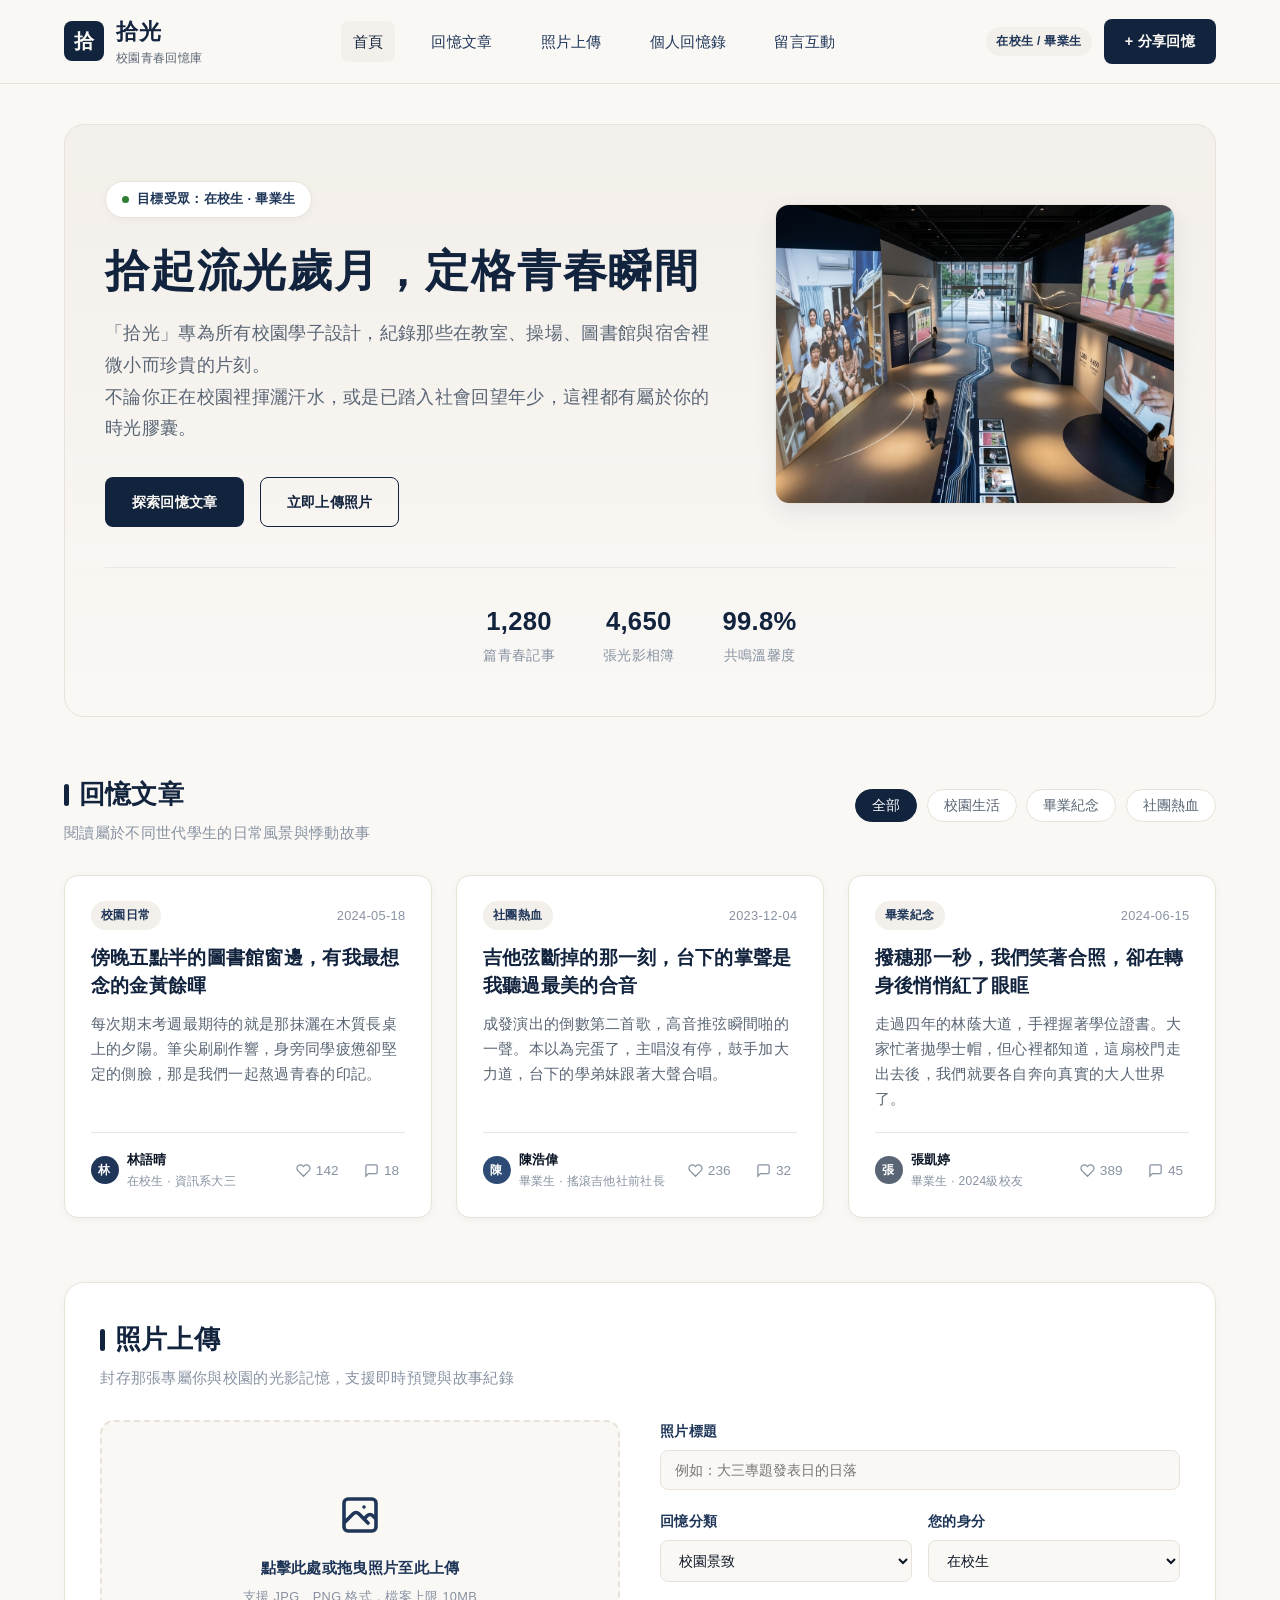
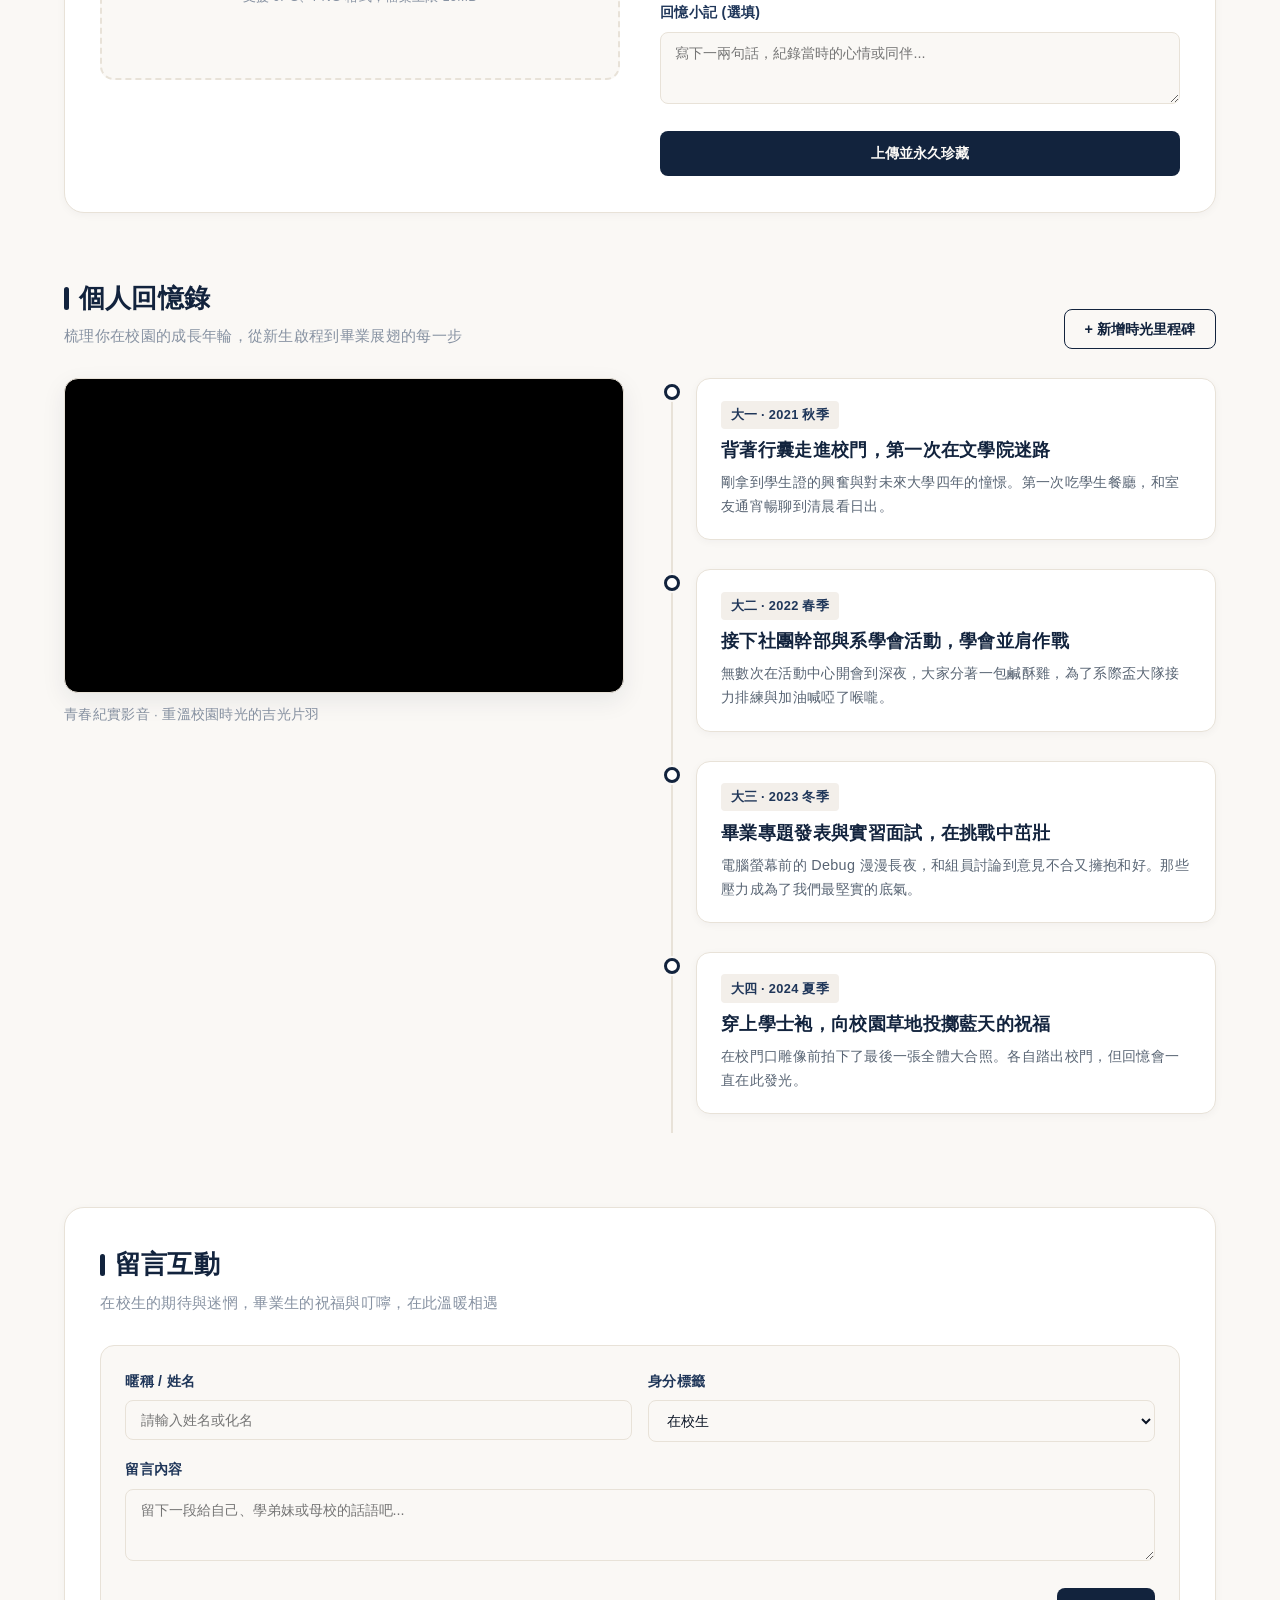
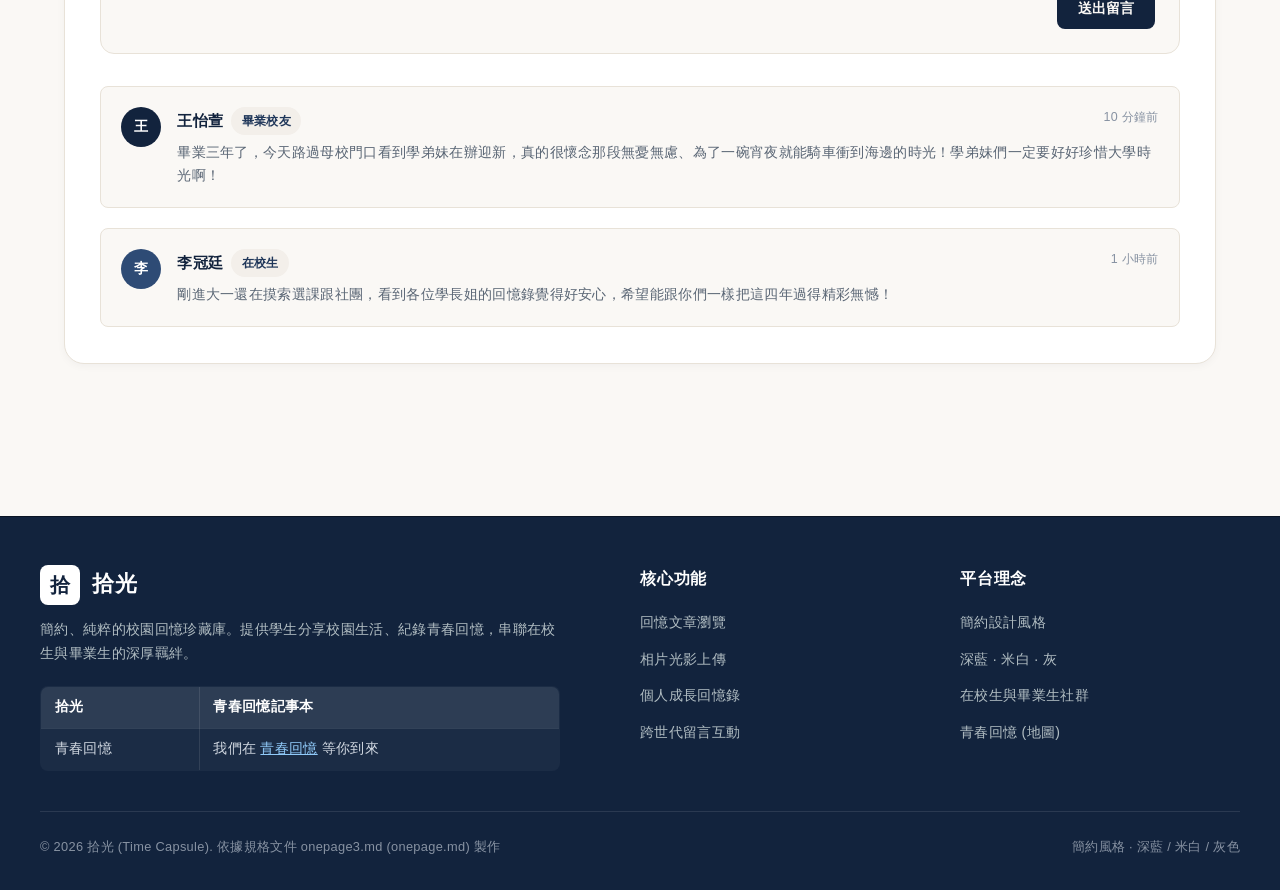
<file: onepage3/index.html>
<!DOCTYPE html>
<html lang="zh-TW">
<head>
  <meta charset="UTF-8">
  <meta name="viewport" content="width=device-width, initial-scale=1.0">
  <title>拾光 | 學生校園生活與青春回憶平台</title>
  <style>
    /* 品牌視覺設計系統 (Design Tokens & Visual System) */
    :root {
      /* 品牌深藍系列 (Navy System) - 代表校園沉穩、制服與歲月深度 */
      --navy-primary:   #12233D; /* 主色：頁首徽章、主要按鈕、一二級標題、頁尾背景 */
      --navy-secondary: #1F3659; /* 次色：標籤文字、連結 hover、按鈕 hover */
      --navy-light:     #2E4B75; /* 亮色：頭像背景、次級區塊重點點綴 */
      --navy-dark:      #0A1424; /* 極深色：深色文字主體、頁尾邊界線 */

      /* 米白背景系列 (Cream System) - 帶來溫潤紙質、舊書本與回憶感 */
      --cream-bg:       #FAF8F5; /* 頁面總背景色、表單輸入框底色 */
      --cream-card:     #FFFFFF; /* 內容卡片底色 (純白提升可讀性) */
      --cream-alt:      #F3EFEA; /* 標籤底色、Hero漸層頂色、按鈕 hover 底色 */
      --cream-border:   #E8E2D8; /* 主要卡片邊框、分隔線條、虛線拖曳框 */

      /* 灰階文字與輔助系列 (Gray System) - 確保層次細膩與內文舒適 */
      --gray-light:     #F1F3F5; /* 淺灰背景元件 */
      --gray-border:    #E2E6EA; /* 卡片內部次要分隔線 */
      --gray-muted:     #8792A2; /* 輔助說明文字、日期、統計項目標籤 */
      --gray-text:      #596574; /* 正文內文標準文字色 */
      --gray-dark:      #2F3640; /* 深灰次標題 */

      /* 語意回饋色 (Semantic Accents) */
      --accent-green:   #2E7D32; /* 受眾標籤在線/運行指示圓點 */
      --accent-red:     #D32F2F; /* 愛心點讚激活色 */

      /* 陰影與圓角 */
      --shadow-sm:      0 2px 8px rgba(18, 35, 61, 0.04);
      --shadow-md:      0 8px 24px rgba(18, 35, 61, 0.08);
      --shadow-lg:      0 16px 36px rgba(18, 35, 61, 0.12);
      --radius-sm:      8px;
      --radius-md:      14px;
      --radius-lg:      20px;
      --transition:     all 0.25s cubic-bezier(0.16, 1, 0.3, 1);
    }

    * {
      box-sizing: border-box;
      margin: 0;
      padding: 0;
    }

    html {
      scroll-behavior: smooth;
    }

    body {
      font-family: -apple-system, BlinkMacSystemFont, "Segoe UI", "Noto Sans TC", "PingFang TC", "Microsoft JhengHei", sans-serif;
      background-color: var(--cream-bg);
      color: var(--navy-dark);
      line-height: 1.7;
      letter-spacing: 0.02em;
      -webkit-font-smoothing: antialiased;
    }

    a {
      text-decoration: none;
      color: inherit;
    }

    button, input, textarea, select {
      font-family: inherit;
    }

    /* 頂部導覽列 (Header & Global Navigation) */
    header {
      position: sticky;
      top: 0;
      z-index: 1000;
      background: rgba(250, 248, 245, 0.92);
      backdrop-filter: blur(12px);
      -webkit-backdrop-filter: blur(12px);
      border-bottom: 1px solid var(--cream-border);
      transition: var(--transition);
    }

    .nav-container {
      max-width: 1200px;
      margin: 0 auto;
      padding: 0.9rem 1.5rem;
      display: flex;
      justify-content: space-between;
      align-items: center;
    }

    .brand {
      display: flex;
      align-items: center;
      gap: 0.75rem;
    }

    .logo-badge {
      width: 40px;
      height: 40px;
      background-color: var(--navy-primary);
      color: var(--cream-bg);
      border-radius: var(--radius-sm);
      display: flex;
      align-items: center;
      justify-content: center;
      font-weight: 700;
      font-size: 1.25rem;
      letter-spacing: 1px;
    }

    .brand-title {
      font-size: 1.35rem;
      font-weight: 700;
      color: var(--navy-primary);
      letter-spacing: 0.05em;
    }

    .brand-subtitle {
      font-size: 0.75rem;
      color: var(--gray-text);
      display: block;
      margin-top: -3px;
    }

    nav {
      display: flex;
      gap: 1.5rem;
      align-items: center;
    }

    .nav-link {
      font-size: 0.95rem;
      color: var(--navy-secondary);
      font-weight: 500;
      padding: 0.5rem 0.75rem;
      border-radius: var(--radius-sm);
      transition: var(--transition);
      position: relative;
    }

    .nav-link:hover, .nav-link.active {
      color: var(--navy-primary);
      background: var(--cream-alt);
    }

    .nav-actions {
      display: flex;
      gap: 0.75rem;
      align-items: center;
    }

    .btn {
      display: inline-flex;
      align-items: center;
      justify-content: center;
      gap: 0.5rem;
      padding: 0.6rem 1.25rem;
      border-radius: var(--radius-sm);
      font-size: 0.9rem;
      font-weight: 600;
      cursor: pointer;
      transition: var(--transition);
      border: 1px solid transparent;
      text-decoration: none;
    }

    .btn-primary {
      background-color: var(--navy-primary);
      color: var(--cream-bg);
    }

    .btn-primary:hover {
      background-color: var(--navy-secondary);
      transform: translateY(-1px);
      box-shadow: var(--shadow-sm);
    }

    .btn-outline {
      background: transparent;
      border: 1px solid var(--navy-primary);
      color: var(--navy-primary);
    }

    .btn-outline:hover {
      background: var(--navy-primary);
      color: var(--cream-bg);
    }

    .tag-badge {
      display: inline-block;
      padding: 0.25rem 0.65rem;
      background: var(--cream-alt);
      color: var(--navy-secondary);
      border-radius: 999px;
      font-size: 0.75rem;
      font-weight: 600;
    }

    /* 主要內容容器 */
    main {
      max-width: 1200px;
      margin: 0 auto;
      padding: 2.5rem 1.5rem;
    }

    /* Hero 旗艦主視覺區 */
    .hero {
      padding: 3.5rem 2.5rem 3rem;
      background: linear-gradient(180deg, #F3EFEA 0%, rgba(250, 248, 245, 0.4) 100%);
      border-radius: var(--radius-lg);
      border: 1px solid var(--cream-border);
      margin-bottom: 3.5rem;
      position: relative;
      overflow: hidden;
    }

    .hero-main-content {
      display: grid;
      grid-template-columns: 1fr auto;
      gap: 3rem;
      align-items: center;
      margin-bottom: 2.5rem;
    }

    .hero-text-col {
      text-align: left;
    }

    .hero-audience-tag {
      display: inline-flex;
      align-items: center;
      gap: 0.5rem;
      background: #FFFFFF;
      padding: 0.4rem 1rem;
      border-radius: 999px;
      border: 1px solid var(--cream-border);
      font-size: 0.82rem;
      color: var(--navy-secondary);
      font-weight: 600;
      margin-bottom: 1.5rem;
      box-shadow: var(--shadow-sm);
    }

    .hero-audience-tag span {
      width: 7px;
      height: 7px;
      background: var(--accent-green);
      border-radius: 50%;
      display: inline-block;
    }

    .hero h1 {
      font-size: 2.75rem;
      font-weight: 800;
      color: var(--navy-primary);
      letter-spacing: 0.04em;
      margin-bottom: 1.2rem;
      line-height: 1.3;
    }

    .hero p {
      max-width: 650px;
      margin: 0 0 2rem;
      font-size: 1.1rem;
      color: var(--gray-text);
      line-height: 1.8;
    }

    .hero-cta-group {
      display: flex;
      gap: 1rem;
      flex-wrap: wrap;
    }

    /* 右欄圖片樣式 */
    .hero-image-col {
      display: flex;
      justify-content: center;
      align-items: center;
    }

    .hero-img {
      width: 400px;
      height: 300px;
      object-fit: cover;
      border-radius: var(--radius-md);
      border: 1px solid var(--cream-border);
      box-shadow: var(--shadow-md);
      display: block;
      transition: var(--transition);
    }

    .hero-img:hover {
      transform: translateY(-3px);
      box-shadow: var(--shadow-lg);
    }

    /* 即時數據儀表板 */
    .hero-stats {
      display: flex;
      justify-content: center;
      gap: 3rem;
      padding-top: 2rem;
      border-top: 1px solid rgba(226, 230, 234, 0.8);
      text-align: center;
    }

    .stat-item h3 {
      font-size: 1.6rem;
      font-weight: 700;
      color: var(--navy-primary);
    }

    .stat-item p {
      font-size: 0.85rem;
      color: var(--gray-muted);
      margin-bottom: 0;
    }

    /* 區塊標題 */
    .section-header {
      display: flex;
      justify-content: space-between;
      align-items: flex-end;
      margin-bottom: 1.8rem;
    }

    .section-title {
      font-size: 1.6rem;
      font-weight: 700;
      color: var(--navy-primary);
      display: flex;
      align-items: center;
      gap: 0.6rem;
    }

    .section-title::before {
      content: "";
      width: 5px;
      height: 1.4rem;
      background-color: var(--navy-primary);
      border-radius: 3px;
    }

    .section-desc {
      font-size: 0.92rem;
      color: var(--gray-muted);
      margin-top: 0.25rem;
    }

    /* 1. 回憶文章模組 */
    .articles-section {
      margin-bottom: 4rem;
    }

    .filter-bar {
      display: flex;
      gap: 0.6rem;
      margin-bottom: 1.5rem;
      flex-wrap: wrap;
    }

    .filter-btn {
      padding: 0.4rem 1rem;
      border: 1px solid var(--cream-border);
      background: var(--cream-card);
      border-radius: 999px;
      font-size: 0.85rem;
      color: var(--gray-text);
      cursor: pointer;
      transition: var(--transition);
    }

    .filter-btn.active, .filter-btn:hover {
      background: var(--navy-primary);
      color: #FFFFFF;
      border-color: var(--navy-primary);
    }

    .article-grid {
      display: grid;
      grid-template-columns: repeat(auto-fill, minmax(340px, 1fr));
      gap: 1.5rem;
    }

    .article-card {
      background: var(--cream-card);
      border-radius: var(--radius-md);
      border: 1px solid var(--cream-border);
      padding: 1.6rem;
      box-shadow: var(--shadow-sm);
      display: flex;
      flex-direction: column;
      justify-content: space-between;
      transition: var(--transition);
    }

    .article-card:hover {
      transform: translateY(-4px);
      box-shadow: var(--shadow-md);
      border-color: #D2CBC0;
    }

    .card-meta {
      display: flex;
      justify-content: space-between;
      align-items: center;
      margin-bottom: 0.9rem;
      font-size: 0.8rem;
      color: var(--gray-muted);
    }

    .card-title {
      font-size: 1.2rem;
      font-weight: 700;
      color: var(--navy-primary);
      margin-bottom: 0.75rem;
      line-height: 1.45;
    }

    .card-excerpt {
      font-size: 0.92rem;
      color: var(--gray-text);
      line-height: 1.7;
      margin-bottom: 1.25rem;
    }

    .card-footer {
      display: flex;
      justify-content: space-between;
      align-items: center;
      padding-top: 1rem;
      border-top: 1px solid var(--gray-border);
      font-size: 0.82rem;
    }

    .author-info {
      display: flex;
      align-items: center;
      gap: 0.5rem;
    }

    .author-avatar {
      width: 28px;
      height: 28px;
      border-radius: 50%;
      background: var(--navy-secondary);
      color: #FFF;
      display: flex;
      align-items: center;
      justify-content: center;
      font-size: 0.75rem;
      font-weight: 600;
    }

    .author-name {
      font-weight: 600;
      color: var(--navy-dark);
    }

    .author-role {
      font-size: 0.75rem;
      color: var(--gray-muted);
    }

    .card-actions {
      display: flex;
      gap: 0.8rem;
    }

    .action-btn {
      background: none;
      border: none;
      color: var(--gray-muted);
      cursor: pointer;
      display: flex;
      align-items: center;
      gap: 0.3rem;
      font-size: 0.85rem;
      transition: var(--transition);
      padding: 0.2rem 0.4rem;
      border-radius: var(--radius-sm);
    }

    .action-btn:hover {
      color: var(--navy-primary);
    }

    .action-btn.active {
      color: var(--accent-red);
    }

    .action-btn.active svg {
      fill: var(--accent-red);
      stroke: var(--accent-red);
    }

    /* 2. 照片上傳模組 */
    .upload-section {
      margin-bottom: 4rem;
      background: #FFFFFF;
      border-radius: var(--radius-lg);
      border: 1px solid var(--cream-border);
      padding: 2.2rem;
      box-shadow: var(--shadow-sm);
    }

    .upload-container {
      display: grid;
      grid-template-columns: 1fr 1fr;
      gap: 2.5rem;
      align-items: start;
    }

    .dropzone {
      border: 2px dashed var(--cream-border);
      border-radius: var(--radius-md);
      padding: 2.5rem 1.5rem;
      text-align: center;
      background: var(--cream-bg);
      cursor: pointer;
      transition: var(--transition);
      position: relative;
      min-height: 260px;
      display: flex;
      flex-direction: column;
      align-items: center;
      justify-content: center;
    }

    .dropzone:hover, .dropzone.dragover {
      border-color: var(--navy-primary);
      background: #F4F1EA;
    }

    .upload-icon {
      width: 48px;
      height: 48px;
      color: var(--navy-secondary);
      margin-bottom: 1rem;
    }

    .dropzone p {
      font-size: 0.95rem;
      color: var(--navy-secondary);
      font-weight: 600;
      margin-bottom: 0.3rem;
    }

    .dropzone span {
      font-size: 0.8rem;
      color: var(--gray-muted);
    }

    .preview-container {
      margin-top: 1rem;
      width: 100%;
      display: none;
    }

    .preview-img {
      max-width: 100%;
      max-height: 180px;
      border-radius: var(--radius-sm);
      object-fit: cover;
      border: 1px solid var(--cream-border);
    }

    .form-group {
      margin-bottom: 1.2rem;
    }

    .form-label {
      display: block;
      font-size: 0.88rem;
      font-weight: 600;
      color: var(--navy-secondary);
      margin-bottom: 0.4rem;
    }

    .form-control {
      width: 100%;
      padding: 0.7rem 0.9rem;
      border: 1px solid var(--cream-border);
      border-radius: var(--radius-sm);
      background: var(--cream-bg);
      color: var(--navy-dark);
      font-size: 0.9rem;
      transition: var(--transition);
    }

    .form-control:focus {
      outline: none;
      border-color: var(--navy-primary);
      background: #FFFFFF;
      box-shadow: 0 0 0 3px rgba(18, 35, 61, 0.08);
    }

    /* 3. 個人回憶錄模組 (含 YouTube 影片崁入) */
    .memoir-section {
      margin-bottom: 4rem;
    }

    .memoir-layout {
      display: grid;
      grid-template-columns: minmax(320px, 560px) 1fr;
      gap: 2.5rem;
      align-items: start;
      margin-top: 1.5rem;
    }

    .memoir-video-col {
      display: flex;
      flex-direction: column;
      gap: 0.75rem;
    }

    .video-wrapper {
      position: relative;
      width: 560px;
      max-width: 100%;
      aspect-ratio: 16 / 9;
      border-radius: var(--radius-md);
      overflow: hidden;
      box-shadow: var(--shadow-md);
      border: 1px solid var(--cream-border);
      background: #000000;
    }

    .video-wrapper iframe {
      width: 100%;
      height: 100%;
      display: block;
      border: none;
    }

    .video-caption {
      font-size: 0.85rem;
      color: var(--gray-muted);
      line-height: 1.5;
    }

    .timeline {
      position: relative;
      padding-left: 2rem;
    }

    .timeline::before {
      content: "";
      position: absolute;
      top: 10px;
      bottom: 10px;
      left: 7px;
      width: 2px;
      background: var(--cream-border);
    }

    .timeline-item {
      position: relative;
      margin-bottom: 1.8rem;
    }

    .timeline-dot {
      position: absolute;
      left: -2rem;
      top: 6px;
      width: 16px;
      height: 16px;
      border-radius: 50%;
      background: #FFFFFF;
      border: 3px solid var(--navy-primary);
      box-shadow: 0 0 0 2px var(--cream-bg);
    }

    .timeline-content {
      background: var(--cream-card);
      border-radius: var(--radius-md);
      border: 1px solid var(--cream-border);
      padding: 1.3rem 1.5rem;
      box-shadow: var(--shadow-sm);
    }

    .timeline-date {
      display: inline-block;
      font-size: 0.8rem;
      font-weight: 700;
      color: var(--navy-secondary);
      background: var(--cream-alt);
      padding: 0.2rem 0.6rem;
      border-radius: 4px;
      margin-bottom: 0.4rem;
    }

    .timeline-title {
      font-size: 1.12rem;
      font-weight: 700;
      color: var(--navy-primary);
      margin-bottom: 0.35rem;
    }

    .timeline-body {
      font-size: 0.9rem;
      color: var(--gray-text);
      line-height: 1.65;
    }

    /* 4. 留言互動模組 */
    .comments-section {
      margin-bottom: 3rem;
      background: #FFFFFF;
      border-radius: var(--radius-lg);
      border: 1px solid var(--cream-border);
      padding: 2.2rem;
      box-shadow: var(--shadow-sm);
    }

    .comment-input-card {
      background: var(--cream-bg);
      border-radius: var(--radius-md);
      padding: 1.5rem;
      border: 1px solid var(--cream-border);
      margin-bottom: 2rem;
    }

    .comment-list {
      display: flex;
      flex-direction: column;
      gap: 1.2rem;
    }

    .comment-card {
      padding: 1.25rem;
      border-radius: var(--radius-sm);
      background: var(--cream-bg);
      border: 1px solid var(--cream-border);
      display: flex;
      gap: 1rem;
    }

    .comment-avatar {
      width: 40px;
      height: 40px;
      border-radius: 50%;
      background: var(--navy-primary);
      color: #FFF;
      display: flex;
      align-items: center;
      justify-content: center;
      font-weight: 700;
      font-size: 0.9rem;
      flex-shrink: 0;
    }

    .comment-header {
      display: flex;
      justify-content: space-between;
      margin-bottom: 0.4rem;
    }

    .comment-author-name {
      font-weight: 700;
      color: var(--navy-primary);
      font-size: 0.95rem;
      display: flex;
      align-items: center;
      gap: 0.5rem;
    }

    .comment-time {
      font-size: 0.78rem;
      color: var(--gray-muted);
    }

    .comment-text {
      font-size: 0.9rem;
      color: var(--gray-text);
      line-height: 1.6;
    }

    /* 品牌頁尾 (Footer - 含地址動作表格) */
    footer {
      background: var(--navy-primary);
      color: var(--cream-bg);
      padding: 3rem 1.5rem 2rem;
      margin-top: 4rem;
      border-top: 1px solid var(--navy-dark);
    }

    .footer-container {
      max-width: 1200px;
      margin: 0 auto;
      display: grid;
      grid-template-columns: 2fr 1fr 1fr;
      gap: 2.5rem;
      margin-bottom: 2.5rem;
    }

    .footer-desc {
      font-size: 0.9rem;
      color: #B2BEC3;
      margin-top: 0.75rem;
      max-width: 520px;
      line-height: 1.7;
    }

    .footer-title {
      font-size: 1rem;
      font-weight: 700;
      margin-bottom: 1rem;
      color: #FFFFFF;
      letter-spacing: 0.05em;
    }

    .footer-links {
      list-style: none;
      display: flex;
      flex-direction: column;
      gap: 0.6rem;
    }

    .footer-links a {
      color: #B2BEC3;
      font-size: 0.88rem;
      transition: var(--transition);
    }

    .footer-links a:hover {
      color: #FFFFFF;
      padding-left: 4px;
    }

    /* 頁尾表格：地址動作樣式 */
    .footer-table-wrapper {
      margin-top: 1.25rem;
      max-width: 520px;
      overflow-x: auto;
    }

    .footer-address-table {
      width: 100%;
      border-collapse: collapse;
      font-size: 0.85rem;
      background: rgba(255, 255, 255, 0.04);
      border: 1px solid rgba(255, 255, 255, 0.12);
      border-radius: var(--radius-sm);
      overflow: hidden;
    }

    .footer-address-table th,
    .footer-address-table td {
      padding: 0.65rem 0.85rem;
      border: 1px solid rgba(255, 255, 255, 0.1);
      text-align: left;
      line-height: 1.5;
    }

    .footer-address-table th {
      background: rgba(255, 255, 255, 0.08);
      color: #FFFFFF;
      font-weight: 600;
      white-space: nowrap;
    }

    .footer-address-table td {
      color: #D2D9E2;
    }

    .footer-address-table td a {
      color: #90CAF9;
      text-decoration: underline;
      font-weight: 500;
      transition: var(--transition);
    }

    .footer-address-table td a:hover {
      color: #FFFFFF;
      text-shadow: 0 0 6px rgba(144, 202, 249, 0.6);
    }

    .footer-bottom {
      max-width: 1200px;
      margin: 0 auto;
      padding-top: 1.5rem;
      border-top: 1px solid rgba(255, 255, 255, 0.1);
      display: flex;
      justify-content: space-between;
      align-items: center;
      font-size: 0.8rem;
      color: #8792A2;
      flex-wrap: wrap;
      gap: 0.75rem;
    }

    /* 響應式排版 (RWD) */
    @media (max-width: 1024px) {
      .memoir-layout {
        grid-template-columns: 1fr;
        gap: 2rem;
      }
      .video-wrapper {
        width: 100%;
        max-width: 560px;
        margin: 0 auto;
      }
      .memoir-video-col {
        align-items: center;
        text-align: center;
      }
    }

    @media (max-width: 900px) {
      .hero-main-content {
        grid-template-columns: 1fr;
        text-align: center;
        gap: 2rem;
      }
      .hero-text-col {
        text-align: center;
      }
      .hero p {
        margin-left: auto;
        margin-right: auto;
      }
      .hero-cta-group {
        justify-content: center;
      }
      .hero-img {
        width: 100%;
        max-width: 400px;
        height: auto;
        aspect-ratio: 4 / 3;
      }
    }

    @media (max-width: 768px) {
      .hero h1 {
        font-size: 2rem;
      }
      .hero-stats {
        gap: 1.5rem;
      }
      .upload-container {
        grid-template-columns: 1fr;
      }
      .footer-container {
        grid-template-columns: 1fr;
      }
      nav {
        display: none;
      }
    }
  </style>
</head>
<body>

  <!-- 頂部導覽列 -->
  <header>
    <div class="nav-container">
      <div class="brand">
        <div class="logo-badge">拾</div>
        <div>
          <span class="brand-title">拾光</span>
          <span class="brand-subtitle">校園青春回憶庫</span>
        </div>
      </div>

      <nav>
        <a href="#home" class="nav-link active">首頁</a>
        <a href="#articles" class="nav-link">回憶文章</a>
        <a href="#upload" class="nav-link">照片上傳</a>
        <a href="#memoir" class="nav-link">個人回憶錄</a>
        <a href="#comments" class="nav-link">留言互動</a>
      </nav>

      <div class="nav-actions">
        <span class="tag-badge">在校生 / 畢業生</span>
        <a href="#upload" class="btn btn-primary">+ 分享回憶</a>
      </div>
    </div>
  </header>

  <!-- 主內容區 -->
  <main id="home">
    
    <!-- Hero 旗艦主視覺區 -->
    <section class="hero">
      <div class="hero-main-content">
        <!-- 左欄文案與行動 -->
        <div class="hero-text-col">
          <div class="hero-audience-tag">
            <span></span> 目標受眾：在校生 · 畢業生
          </div>
          <h1>拾起流光歲月，定格青春瞬間</h1>
          <p>
            「拾光」專為所有校園學子設計，紀錄那些在教室、操場、圖書館與宿舍裡微小而珍貴的片刻。<br>
            不論你正在校園裡揮灑汗水，或是已踏入社會回望年少，這裡都有屬於你的時光膠囊。
          </p>
          <div class="hero-cta-group">
            <a href="#articles" class="btn btn-primary" style="padding: 0.75rem 1.6rem;">探索回憶文章</a>
            <a href="#upload" class="btn btn-outline" style="padding: 0.75rem 1.6rem;">立即上傳照片</a>
          </div>
        </div>

        <!-- 右欄圖片 -->
        <div class="hero-image-col">
          <img src="images/hero.jpg" alt="拾光校園回憶主視覺" width="400" height="300" class="hero-img">
        </div>
      </div>

      <!-- 即時數據儀表板 -->
      <div class="hero-stats">
        <div class="stat-item">
          <h3 id="statStories">1,280</h3>
          <p>篇青春記事</p>
        </div>
        <div class="stat-item">
          <h3 id="statPhotos">4,650</h3>
          <p>張光影相簿</p>
        </div>
        <div class="stat-item">
          <h3>99.8%</h3>
          <p>共鳴溫馨度</p>
        </div>
      </div>
    </section>

    <!-- 1. 功能模組：回憶文章 -->
    <section class="articles-section" id="articles">
      <div class="section-header">
        <div>
          <h2 class="section-title">回憶文章</h2>
          <p class="section-desc">閱讀屬於不同世代學生的日常風景與悸動故事</p>
        </div>
        <div class="filter-bar">
          <button class="filter-btn active" onclick="filterArticles('all', this)">全部</button>
          <button class="filter-btn" onclick="filterArticles('campus', this)">校園生活</button>
          <button class="filter-btn" onclick="filterArticles('grad', this)">畢業紀念</button>
          <button class="filter-btn" onclick="filterArticles('club', this)">社團熱血</button>
        </div>
      </div>

      <div class="article-grid">
        <!-- 文章卡片 1 -->
        <article class="article-card" data-category="campus">
          <div>
            <div class="card-meta">
              <span class="tag-badge">校園日常</span>
              <span>2024-05-18</span>
            </div>
            <h3 class="card-title">傍晚五點半的圖書館窗邊，有我最想念的金黃餘暉</h3>
            <p class="card-excerpt">
              每次期末考週最期待的就是那抹灑在木質長桌上的夕陽。筆尖刷刷作響，身旁同學疲憊卻堅定的側臉，那是我們一起熬過青春的印記。
            </p>
          </div>
          <div class="card-footer">
            <div class="author-info">
              <div class="author-avatar">林</div>
              <div>
                <div class="author-name">林語晴</div>
                <div class="author-role">在校生 · 資訊系大三</div>
              </div>
            </div>
            <div class="card-actions">
              <button class="action-btn" onclick="toggleLike(this)" title="為這段回憶點讚">
                <svg width="15" height="15" viewBox="0 0 24 24" fill="none" stroke="currentColor" stroke-width="2"><path d="M20.84 4.61a5.5 5.5 0 0 0-7.78 0L12 5.67l-1.06-1.06a5.5 5.5 0 0 0-7.78 7.78l1.06 1.06L12 21.23l7.78-7.78 1.06-1.06a5.5 5.5 0 0 0 0-7.78z"></path></svg>
                <span class="like-count">142</span>
              </button>
              <button class="action-btn" title="查看留言">
                <svg width="15" height="15" viewBox="0 0 24 24" fill="none" stroke="currentColor" stroke-width="2"><path d="M21 15a2 2 0 0 1-2 2H7l-4 4V5a2 2 0 0 1 2-2h14a2 2 0 0 1 2 2z"></path></svg>
                <span>18</span>
              </button>
            </div>
          </div>
        </article>

        <!-- 文章卡片 2 -->
        <article class="article-card" data-category="club">
          <div>
            <div class="card-meta">
              <span class="tag-badge">社團熱血</span>
              <span>2023-12-04</span>
            </div>
            <h3 class="card-title">吉他弦斷掉的那一刻，台下的掌聲是我聽過最美的合音</h3>
            <p class="card-excerpt">
              成發演出的倒數第二首歌，高音推弦瞬間啪的一聲。本以為完蛋了，主唱沒有停，鼓手加大力道，台下的學弟妹跟著大聲合唱。
            </p>
          </div>
          <div class="card-footer">
            <div class="author-info">
              <div class="author-avatar" style="background:#2E4B75;">陳</div>
              <div>
                <div class="author-name">陳浩偉</div>
                <div class="author-role">畢業生 · 搖滾吉他社前社長</div>
              </div>
            </div>
            <div class="card-actions">
              <button class="action-btn" onclick="toggleLike(this)" title="為這段回憶點讚">
                <svg width="15" height="15" viewBox="0 0 24 24" fill="none" stroke="currentColor" stroke-width="2"><path d="M20.84 4.61a5.5 5.5 0 0 0-7.78 0L12 5.67l-1.06-1.06a5.5 5.5 0 0 0-7.78 7.78l1.06 1.06L12 21.23l7.78-7.78 1.06-1.06a5.5 5.5 0 0 0 0-7.78z"></path></svg>
                <span class="like-count">236</span>
              </button>
              <button class="action-btn" title="查看留言">
                <svg width="15" height="15" viewBox="0 0 24 24" fill="none" stroke="currentColor" stroke-width="2"><path d="M21 15a2 2 0 0 1-2 2H7l-4 4V5a2 2 0 0 1 2-2h14a2 2 0 0 1 2 2z"></path></svg>
                <span>32</span>
              </button>
            </div>
          </div>
        </article>

        <!-- 文章卡片 3 -->
        <article class="article-card" data-category="grad">
          <div>
            <div class="card-meta">
              <span class="tag-badge">畢業紀念</span>
              <span>2024-06-15</span>
            </div>
            <h3 class="card-title">撥穗那一秒，我們笑著合照，卻在轉身後悄悄紅了眼眶</h3>
            <p class="card-excerpt">
              走過四年的林蔭大道，手裡握著學位證書。大家忙著拋學士帽，但心裡都知道，這扇校門走出去後，我們就要各自奔向真實的大人世界了。
            </p>
          </div>
          <div class="card-footer">
            <div class="author-info">
              <div class="author-avatar" style="background:#596574;">張</div>
              <div>
                <div class="author-name">張凱婷</div>
                <div class="author-role">畢業生 · 2024級校友</div>
              </div>
            </div>
            <div class="card-actions">
              <button class="action-btn" onclick="toggleLike(this)" title="為這段回憶點讚">
                <svg width="15" height="15" viewBox="0 0 24 24" fill="none" stroke="currentColor" stroke-width="2"><path d="M20.84 4.61a5.5 5.5 0 0 0-7.78 0L12 5.67l-1.06-1.06a5.5 5.5 0 0 0-7.78 7.78l1.06 1.06L12 21.23l7.78-7.78 1.06-1.06a5.5 5.5 0 0 0 0-7.78z"></path></svg>
                <span class="like-count">389</span>
              </button>
              <button class="action-btn" title="查看留言">
                <svg width="15" height="15" viewBox="0 0 24 24" fill="none" stroke="currentColor" stroke-width="2"><path d="M21 15a2 2 0 0 1-2 2H7l-4 4V5a2 2 0 0 1 2-2h14a2 2 0 0 1 2 2z"></path></svg>
                <span>45</span>
              </button>
            </div>
          </div>
        </article>
      </div>
    </section>

    <!-- 2. 功能模組：照片上傳 -->
    <section class="upload-section" id="upload">
      <div class="section-header">
        <div>
          <h2 class="section-title">照片上傳</h2>
          <p class="section-desc">封存那張專屬你與校園的光影記憶，支援即時預覽與故事紀錄</p>
        </div>
      </div>

      <div class="upload-container">
        <!-- 拖曳或選取區 -->
        <div>
          <div class="dropzone" id="dropzone" onclick="document.getElementById('photoInput').click()">
            <svg class="upload-icon" fill="none" stroke="currentColor" viewBox="0 0 24 24">
              <path stroke-linecap="round" stroke-linejoin="round" stroke-width="1.8" d="M4 16l4.586-4.586a2 2 0 012.828 0L16 16m-2-2l1.586-1.586a2 2 0 012.828 0L20 14m-6-6h.01M6 20h12a2 2 0 002-2V6a2 2 0 00-2-2H6a2 2 0 00-2 2v12a2 2 0 002 2z"></path>
            </svg>
            <p>點擊此處或拖曳照片至此上傳</p>
            <span>支援 JPG、PNG 格式，檔案上限 10MB</span>
            <input type="file" id="photoInput" accept="image/*" style="display:none" onchange="previewImage(event)">
            <div class="preview-container" id="previewContainer">
              <img id="previewImg" class="preview-img" alt="預覽照片">
            </div>
          </div>
        </div>

        <!-- 照片描述表單 -->
        <form id="uploadForm" onsubmit="handlePhotoSubmit(event)">
          <div class="form-group">
            <label class="form-label" for="photoTitle">照片標題</label>
            <input type="text" id="photoTitle" class="form-control" placeholder="例如：大三專題發表日的日落" required>
          </div>

          <div style="display: grid; grid-template-columns: 1fr 1fr; gap: 1rem;">
            <div class="form-group">
              <label class="form-label" for="photoCategory">回憶分類</label>
              <select id="photoCategory" class="form-control">
                <option value="校園景致">校園景致</option>
                <option value="社團活動">社團活動</option>
                <option value="畢業典禮">畢業典禮</option>
                <option value="宿舍同樂">宿舍同樂</option>
                <option value="教室時光">教室時光</option>
              </select>
            </div>
            <div class="form-group">
              <label class="form-label" for="userRole">您的身分</label>
              <select id="userRole" class="form-control">
                <option value="在校生">在校生</option>
                <option value="畢業生">畢業生</option>
              </select>
            </div>
          </div>

          <div class="form-group">
            <label class="form-label" for="photoDesc">回憶小記 (選填)</label>
            <textarea id="photoDesc" class="form-control" rows="3" placeholder="寫下一兩句話，紀錄當時的心情或同伴..."></textarea>
          </div>

          <button type="submit" class="btn btn-primary" style="width: 100%; padding: 0.75rem;">
            上傳並永久珍藏
          </button>
        </form>
      </div>
    </section>

    <!-- 3. 功能模組：個人回憶錄 (含 YouTube 影片崁入) -->
    <section class="memoir-section" id="memoir">
      <div class="section-header">
        <div>
          <h2 class="section-title">個人回憶錄</h2>
          <p class="section-desc">梳理你在校園的成長年輪，從新生啟程到畢業展翅的每一步</p>
        </div>
        <button class="btn btn-outline" onclick="addMemoirMilestone()">+ 新增時光里程碑</button>
      </div>

      <div class="memoir-layout">
        <!-- 左欄：影片崁入 -->
        <div class="memoir-video-col">
          <div class="video-wrapper">
            <iframe
              width="560"
              height="315"
              src="https://www.youtube.com/embed/i2PiqrOtiIA"
              title="拾光校園回憶錄影片"
              frameborder="0"
              allow="accelerometer; autoplay; clipboard-write; encrypted-media; gyroscope; picture-in-picture; web-share"
              referrerpolicy="strict-origin-when-cross-origin"
              allowfullscreen>
            </iframe>
          </div>
          <p class="video-caption">青春紀實影音 · 重溫校園時光的吉光片羽</p>
        </div>

        <!-- 右欄：垂直時間軸 -->
        <div class="timeline" id="memoirTimeline">
          <div class="timeline-item">
            <div class="timeline-dot"></div>
            <div class="timeline-content">
              <span class="timeline-date">大一 · 2021 秋季</span>
              <h4 class="timeline-title">背著行囊走進校門，第一次在文學院迷路</h4>
              <p class="timeline-body">
                剛拿到學生證的興奮與對未來大學四年的憧憬。第一次吃學生餐廳，和室友通宵暢聊到清晨看日出。
              </p>
            </div>
          </div>

          <div class="timeline-item">
            <div class="timeline-dot"></div>
            <div class="timeline-content">
              <span class="timeline-date">大二 · 2022 春季</span>
              <h4 class="timeline-title">接下社團幹部與系學會活動，學會並肩作戰</h4>
              <p class="timeline-body">
                無數次在活動中心開會到深夜，大家分著一包鹹酥雞，為了系際盃大隊接力排練與加油喊啞了喉嚨。
              </p>
            </div>
          </div>

          <div class="timeline-item">
            <div class="timeline-dot"></div>
            <div class="timeline-content">
              <span class="timeline-date">大三 · 2023 冬季</span>
              <h4 class="timeline-title">畢業專題發表與實習面試，在挑戰中茁壯</h4>
              <p class="timeline-body">
                電腦螢幕前的 Debug 漫漫長夜，和組員討論到意見不合又擁抱和好。那些壓力成為了我們最堅實的底氣。
              </p>
            </div>
          </div>

          <div class="timeline-item">
            <div class="timeline-dot"></div>
            <div class="timeline-content">
              <span class="timeline-date">大四 · 2024 夏季</span>
              <h4 class="timeline-title">穿上學士袍，向校園草地投擲藍天的祝福</h4>
              <p class="timeline-body">
                在校門口雕像前拍下了最後一張全體大合照。各自踏出校門，但回憶會一直在此發光。
              </p>
            </div>
          </div>
        </div>
      </div>
    </section>

    <!-- 4. 功能模組：留言互動 -->
    <section class="comments-section" id="comments">
      <div class="section-header">
        <div>
          <h2 class="section-title">留言互動</h2>
          <p class="section-desc">在校生的期待與迷惘，畢業生的祝福與叮嚀，在此溫暖相遇</p>
        </div>
      </div>

      <!-- 留言輸入區 -->
      <div class="comment-input-card">
        <form id="commentForm" onsubmit="handleCommentSubmit(event)">
          <div style="display: grid; grid-template-columns: 1fr 1fr; gap: 1rem; margin-bottom: 1rem;">
            <div>
              <label class="form-label" for="commentAuthor">暱稱 / 姓名</label>
              <input type="text" id="commentAuthor" class="form-control" placeholder="請輸入姓名或化名" required>
            </div>
            <div>
              <label class="form-label" for="commentIdentity">身分標籤</label>
              <select id="commentIdentity" class="form-control">
                <option value="在校生">在校生</option>
                <option value="畢業校友">畢業校友</option>
              </select>
            </div>
          </div>
          <div class="form-group">
            <label class="form-label" for="commentMessage">留言內容</label>
            <textarea id="commentMessage" class="form-control" rows="3" placeholder="留下一段給自己、學弟妹或母校的話語吧..." required></textarea>
          </div>
          <div style="text-align: right;">
            <button type="submit" class="btn btn-primary">送出留言</button>
          </div>
        </form>
      </div>

      <!-- 留言列表展示 -->
      <div class="comment-list" id="commentList">
        <div class="comment-card">
          <div class="comment-avatar">王</div>
          <div style="flex: 1;">
            <div class="comment-header">
              <div class="comment-author-name">
                王怡萱
                <span class="tag-badge">畢業校友</span>
              </div>
              <span class="comment-time">10 分鐘前</span>
            </div>
            <p class="comment-text">
              畢業三年了，今天路過母校門口看到學弟妹在辦迎新，真的很懷念那段無憂無慮、為了一碗宵夜就能騎車衝到海邊的時光！學弟妹們一定要好好珍惜大學時光啊！
            </p>
          </div>
        </div>

        <div class="comment-card">
          <div class="comment-avatar" style="background:#2E4B75;">李</div>
          <div style="flex: 1;">
            <div class="comment-header">
              <div class="comment-author-name">
                李冠廷
                <span class="tag-badge">在校生</span>
              </div>
              <span class="comment-time">1 小時前</span>
            </div>
            <p class="comment-text">
              剛進大一還在摸索選課跟社團，看到各位學長姐的回憶錄覺得好安心，希望能跟你們一樣把這四年過得精彩無憾！
            </p>
          </div>
        </div>
      </div>
    </section>

  </main>

  <!-- 品牌頁尾 (Footer - 已微調，含地址動作表格與 Google 連結) -->
  <footer>
    <div class="footer-container">
      <div>
        <div class="brand" style="margin-bottom: 0.5rem;">
          <div class="logo-badge" style="background:#FFFFFF; color:var(--navy-primary);">拾</div>
          <span class="brand-title" style="color:#FFFFFF;">拾光</span>
        </div>
        <p class="footer-desc">
          簡約、純粹的校園回憶珍藏庫。提供學生分享校園生活、紀錄青春回憶，串聯在校生與畢業生的深厚羈絆。
        </p>

        <!-- 新增表格 地址動作 -->
        <div class="footer-table-wrapper">
          <table class="footer-address-table">
            <thead>
              <tr>
                <th>拾光
                </th>
                <th>青春回憶記事本</th>
              </tr>
            </thead>
            <tbody>
              <tr>
                <td>青春回憶</td>
                <td>
                  我們在 <a href="https://share.google/gPDf1hHOwXohqyqRR" target="_blank" rel="noopener noreferrer">青春回憶</a> 等你到來
                </td>
              </tr>
            </tbody>
          </table>
        </div>
      </div>

      <div>
        <h4 class="footer-title">核心功能</h4>
        <ul class="footer-links">
          <li><a href="#articles">回憶文章瀏覽</a></li>
          <li><a href="#upload">相片光影上傳</a></li>
          <li><a href="#memoir">個人成長回憶錄</a></li>
          <li><a href="#comments">跨世代留言互動</a></li>
        </ul>
      </div>

      <div>
        <h4 class="footer-title">平台理念</h4>
        <ul class="footer-links">
          <li><a href="#home">簡約設計風格</a></li>
          <li><a href="#home">深藍 · 米白 · 灰</a></li>
          <li><a href="#home">在校生與畢業生社群</a></li>
          <li><a href="https://share.google/gPDf1hHOwXohqyqRR" target="_blank" rel="noopener noreferrer">青春回憶 (地圖)</a></li>
        </ul>
      </div>
    </div>

    <div class="footer-bottom">
      <span>&copy; 2026 拾光 (Time Capsule). 依據規格文件 onepage3.md (onepage.md) 製作</span>
      <span>簡約風格 · 深藍 / 米白 / 灰色</span>
    </div>
  </footer>

  <!-- 互動腳本 -->
  <script>
    // 1. 回憶文章分類篩選
    function filterArticles(category, btnElement) {
      const buttons = document.querySelectorAll('.filter-btn');
      buttons.forEach(b => b.classList.remove('active'));
      btnElement.classList.add('active');

      const cards = document.querySelectorAll('.article-card');
      cards.forEach(card => {
        if (category === 'all' || card.getAttribute('data-category') === category) {
          card.style.display = 'flex';
        } else {
          card.style.display = 'none';
        }
      });
    }

    // 2. 愛心點擊計數
    function toggleLike(btn) {
      const countSpan = btn.querySelector('.like-count');
      let current = parseInt(countSpan.textContent, 10);
      if (btn.classList.contains('active')) {
        btn.classList.remove('active');
        countSpan.textContent = current - 1;
      } else {
        btn.classList.add('active');
        countSpan.textContent = current + 1;
      }
    }

    // 3. 照片預覽處理
    function previewFile(file) {
      if (file && file.type.startsWith('image/')) {
        const previewContainer = document.getElementById('previewContainer');
        const previewImg = document.getElementById('previewImg');
        const reader = new FileReader();
        reader.onload = function(e) {
          previewImg.src = e.target.result;
          previewContainer.style.display = 'block';
        };
        reader.readAsDataURL(file);
      }
    }

    function previewImage(event) {
      const file = event.target.files[0];
      if (file) {
        previewFile(file);
      }
    }

    // 拖曳上傳支援
    const dropzone = document.getElementById('dropzone');
    if (dropzone) {
      dropzone.addEventListener('dragover', (e) => {
        e.preventDefault();
        dropzone.classList.add('dragover');
      });
      dropzone.addEventListener('dragleave', (e) => {
        e.preventDefault();
        dropzone.classList.remove('dragover');
      });
      dropzone.addEventListener('drop', (e) => {
        e.preventDefault();
        dropzone.classList.remove('dragover');
        const files = e.dataTransfer.files;
        if (files && files.length > 0) {
          document.getElementById('photoInput').files = files;
          previewFile(files[0]);
        }
      });
    }

    // 照片表單提交
    function handlePhotoSubmit(event) {
      event.preventDefault();
      const title = document.getElementById('photoTitle').value;
      const category = document.getElementById('photoCategory').value;
      alert(`【拾光】照片「${title}」已成功記錄至「${category}」時光庫！`);
      
      // 更新 Hero 統計數字
      const statPhotos = document.getElementById('statPhotos');
      const current = parseInt(statPhotos.textContent.replace(/,/g, ''), 10);
      statPhotos.textContent = (current + 1).toLocaleString();

      event.target.reset();
      document.getElementById('previewContainer').style.display = 'none';
    }

    // 4. 新增里程碑
    function addMemoirMilestone() {
      const title = prompt('請輸入里程碑標題：', '大三下學期 · 第一次自主專案發布');
      if (!title) return;
      const desc = prompt('請輸入這段回憶的說明：', '和夥伴們共同熬夜完成，最後順利展出，滿滿的感動。');
      if (!desc) return;

      const timeline = document.getElementById('memoirTimeline');
      const newItem = document.createElement('div');
      newItem.className = 'timeline-item';
      newItem.innerHTML = `
        <div class="timeline-dot"></div>
        <div class="timeline-content">
          <span class="timeline-date">自訂時光紀錄</span>
          <h4 class="timeline-title">${escapeHTML(title)}</h4>
          <p class="timeline-body">${escapeHTML(desc)}</p>
        </div>
      `;
      timeline.insertBefore(newItem, timeline.firstChild);
      alert('已新增一筆青春里程碑！');
    }

    // 5. 留言送出處理
    function handleCommentSubmit(event) {
      event.preventDefault();
      const name = document.getElementById('commentAuthor').value;
      const identity = document.getElementById('commentIdentity').value;
      const message = document.getElementById('commentMessage').value;

      const commentList = document.getElementById('commentList');
      const newCard = document.createElement('div');
      newCard.className = 'comment-card';
      const initial = name.trim().charAt(0) || '友';

      newCard.innerHTML = `
        <div class="comment-avatar" style="background: #1F3659;">${escapeHTML(initial)}</div>
        <div style="flex: 1;">
          <div class="comment-header">
            <div class="comment-author-name">
              ${escapeHTML(name)}
              <span class="tag-badge">${escapeHTML(identity)}</span>
            </div>
            <span class="comment-time">剛剛</span>
          </div>
          <p class="comment-text">${escapeHTML(message)}</p>
        </div>
      `;

      commentList.insertBefore(newCard, commentList.firstChild);
      event.target.reset();
      alert('留言已發布！');
    }

    // XSS 跳脫處理
    function escapeHTML(str) {
      return str.replace(/[&<>'"]/g, 
        tag => ({
          '&': '&amp;',
          '<': '&lt;',
          '>': '&gt;',
          "'": '&#39;',
          '"': '&quot;'
        }[tag] || tag)
      );
    }

    // 滾動偵測更新導覽列 active 狀態 (Scrollspy)
    window.addEventListener('scroll', () => {
      const sections = ['comments', 'memoir', 'upload', 'articles', 'home'];
      const navLinks = document.querySelectorAll('.nav-link');
      let currentSection = 'home';

      for (const id of sections) {
        const el = document.getElementById(id);
        if (el) {
          const rect = el.getBoundingClientRect();
          if (rect.top <= 160) {
            currentSection = id;
            break;
          }
        }
      }

      navLinks.forEach(link => {
        link.classList.remove('active');
        if (link.getAttribute('href') === '#' + currentSection) {
          link.classList.add('active');
        }
      });
    });
  </script>
</body>
</html>
</file>
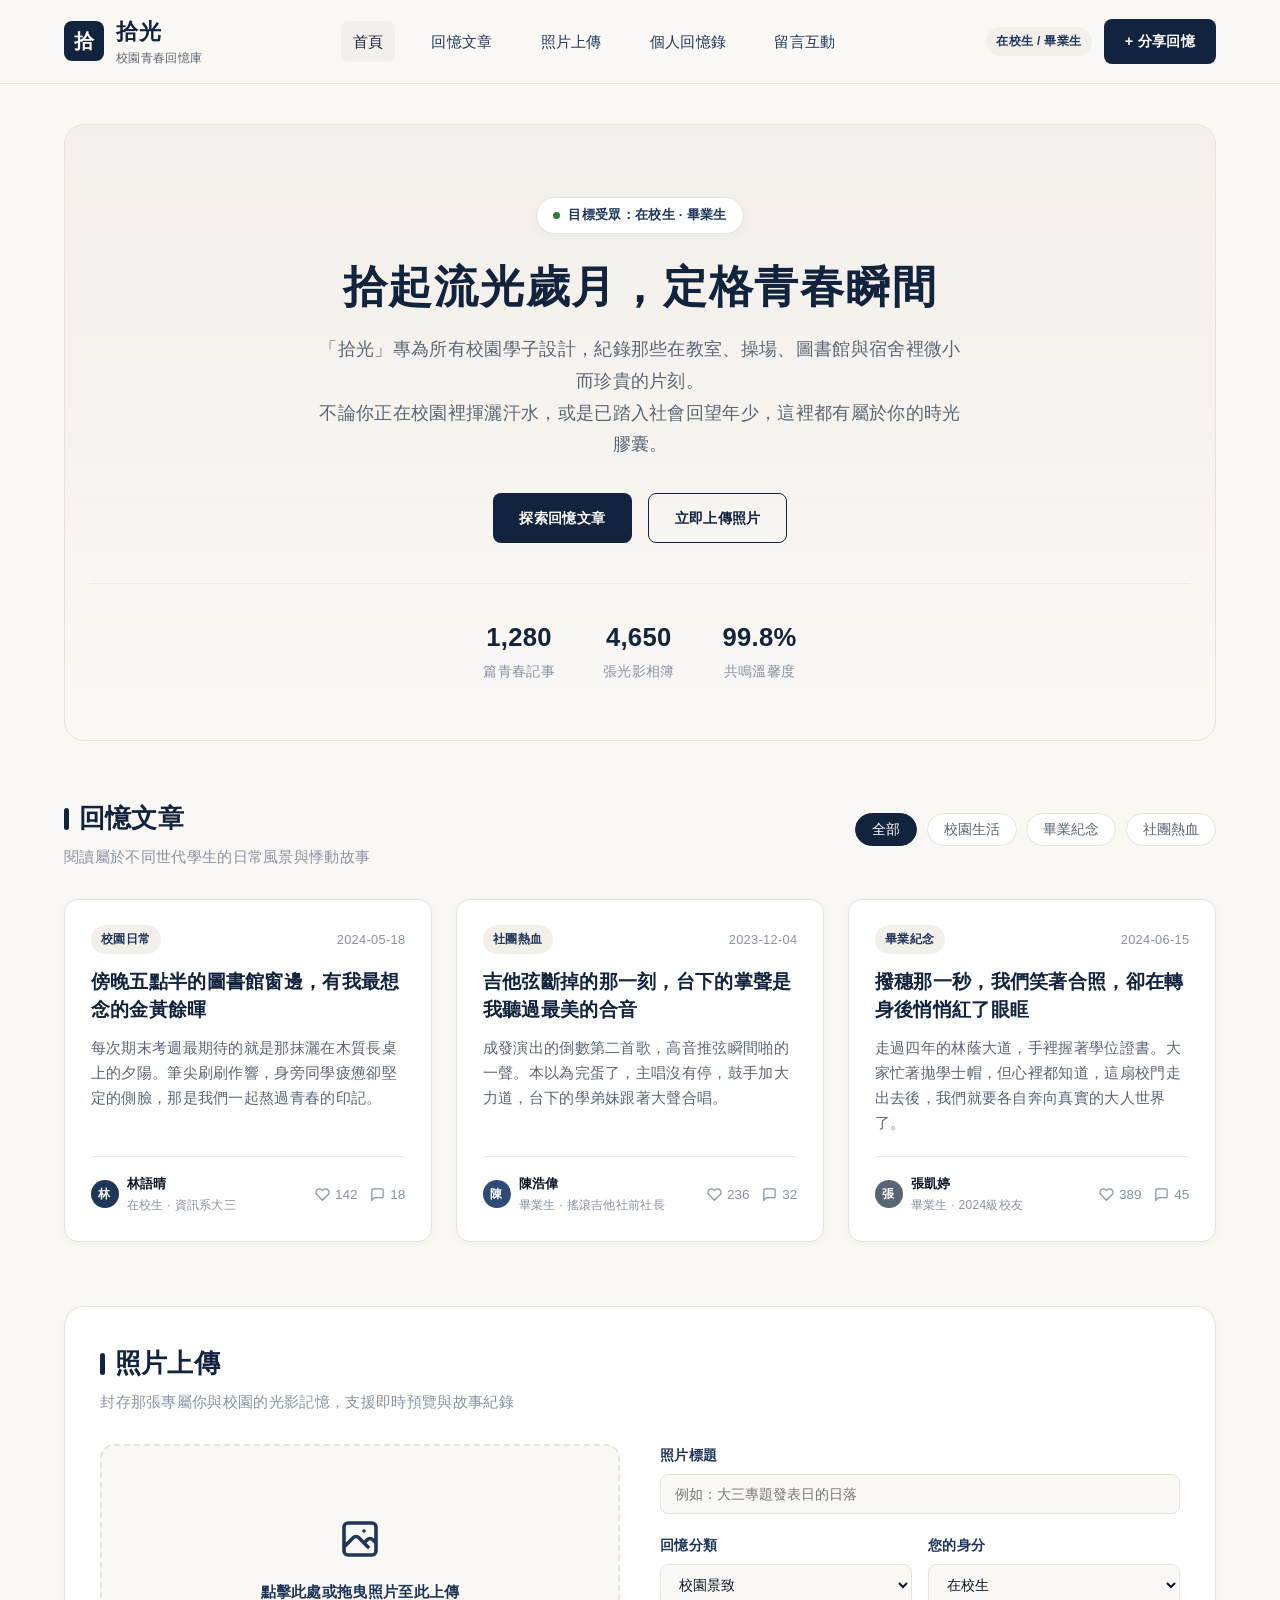
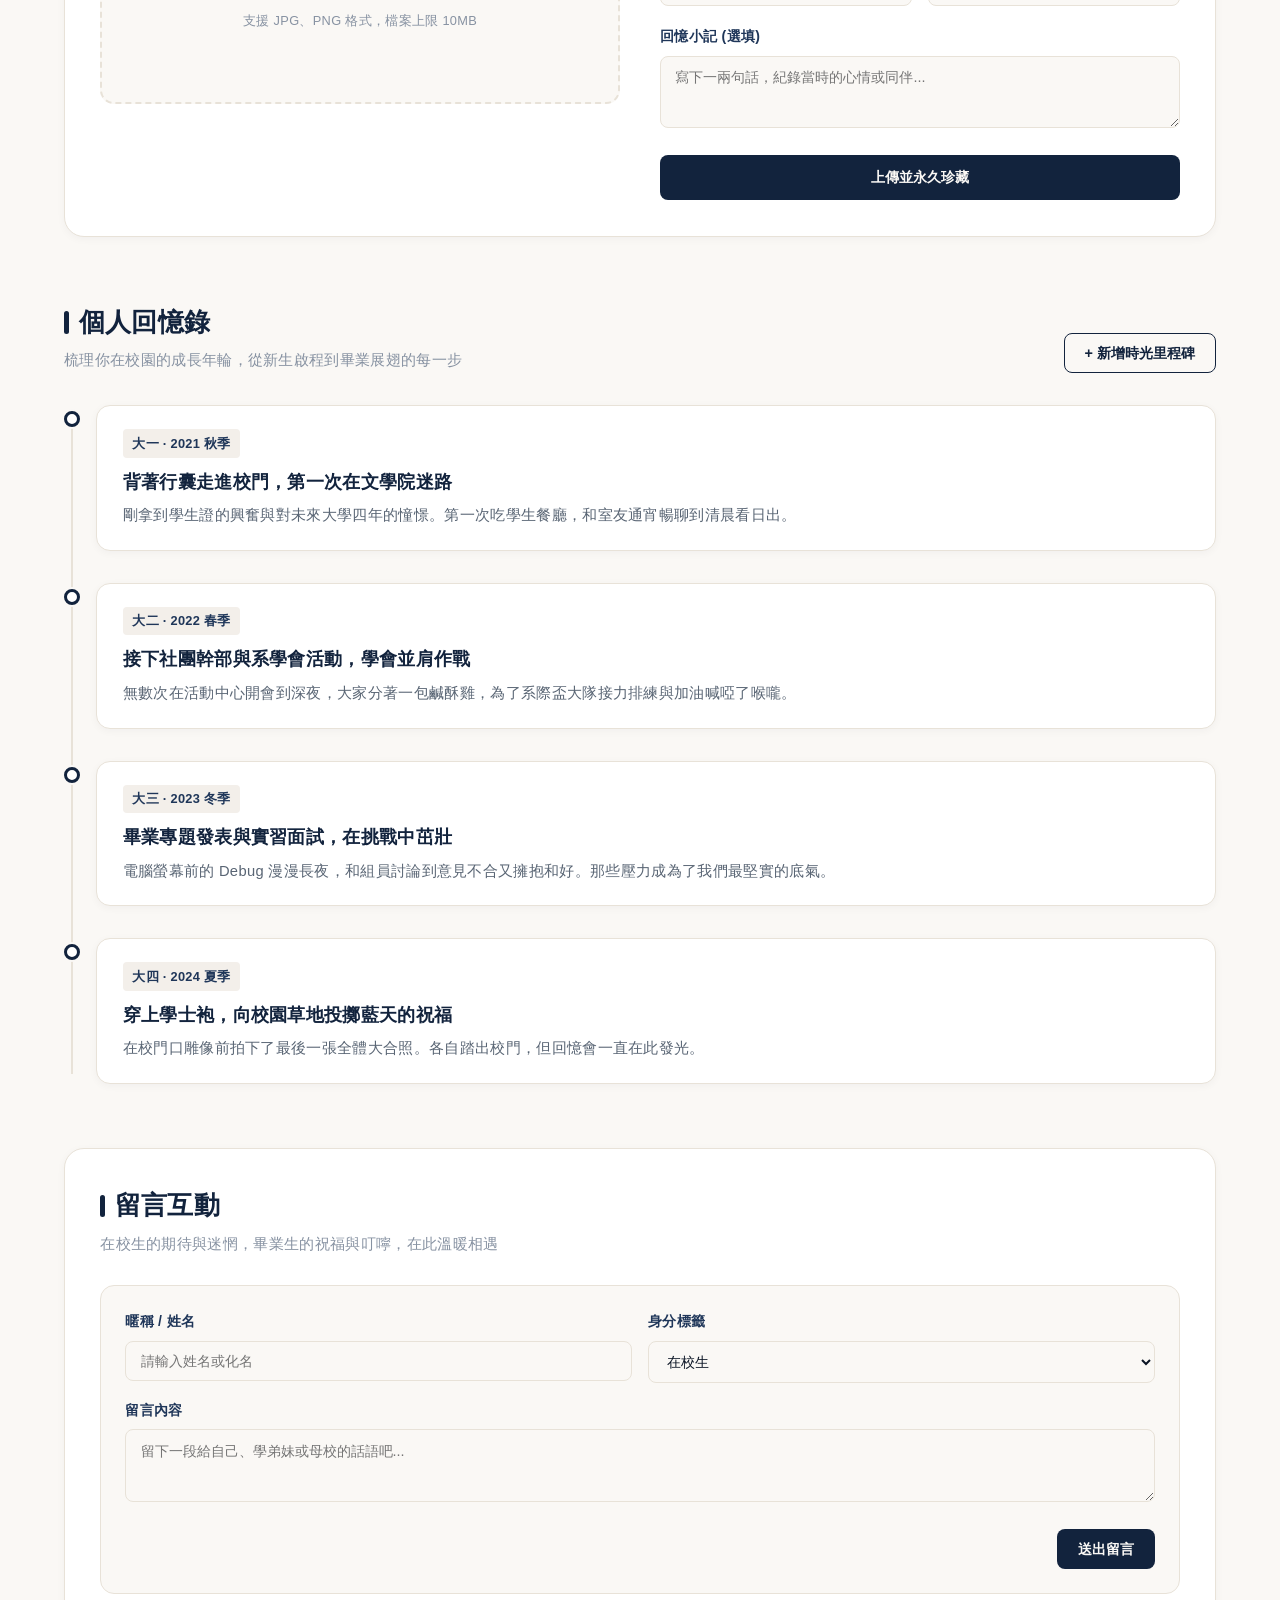
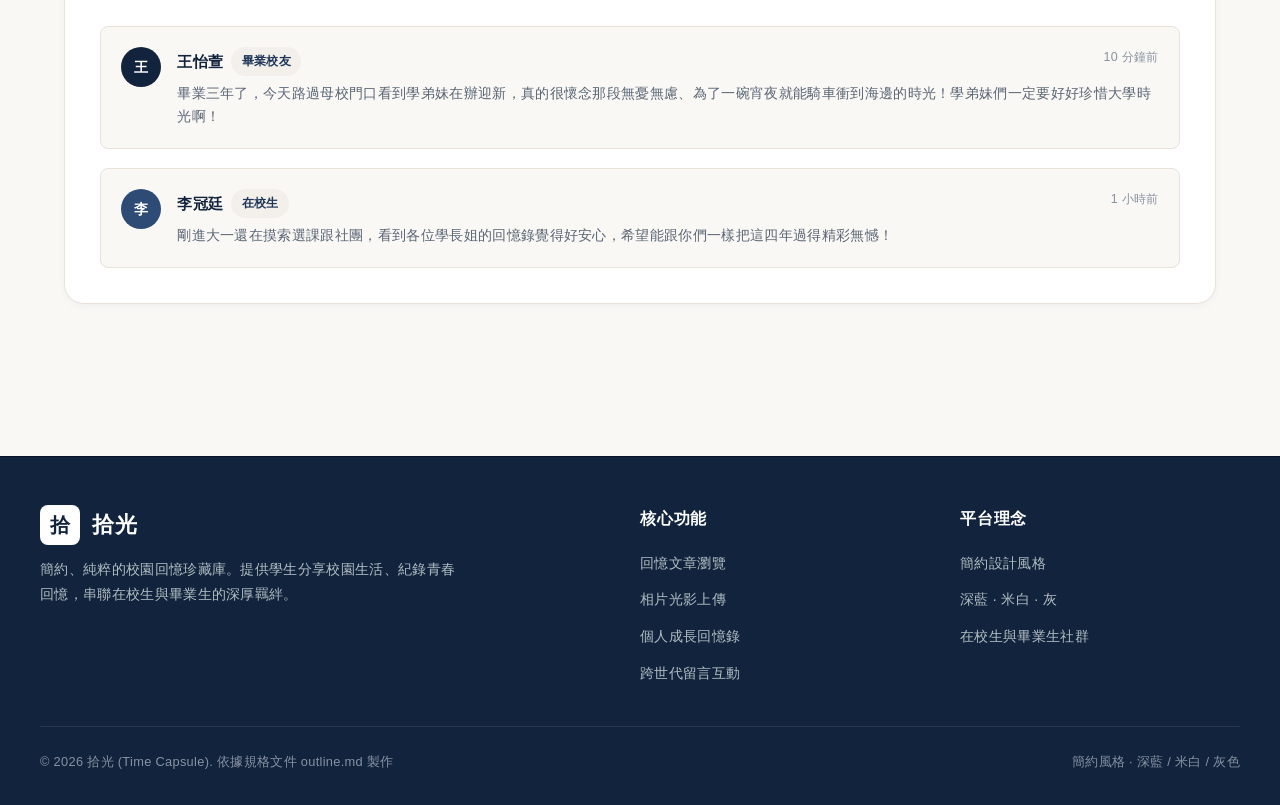
<file: outline/index.html>
<!DOCTYPE html>
<html lang="zh-TW">
<head>
  <meta charset="UTF-8">
  <meta name="viewport" content="width=device-width, initial-scale=1.0">
  <title>拾光 | 學生校園生活與青春回憶平台</title>
  <style>
    /* 品牌配色與變數定義 */
    :root {
      --navy-primary: #12233D;
      --navy-secondary: #1F3659;
      --navy-light: #2E4B75;
      --navy-dark: #0A1424;
      
      --cream-bg: #FAF8F5;
      --cream-card: #FFFFFF;
      --cream-alt: #F3EFEA;
      --cream-border: #E8E2D8;

      --gray-light: #F1F3F5;
      --gray-border: #E2E6EA;
      --gray-muted: #8792A2;
      --gray-text: #596574;
      --gray-dark: #2F3640;

      --shadow-sm: 0 2px 8px rgba(18, 35, 61, 0.04);
      --shadow-md: 0 8px 24px rgba(18, 35, 61, 0.08);
      --shadow-lg: 0 16px 36px rgba(18, 35, 61, 0.12);
      
      --radius-sm: 8px;
      --radius-md: 14px;
      --radius-lg: 20px;
      --transition: all 0.25s cubic-bezier(0.16, 1, 0.3, 1);
    }

    * {
      box-sizing: border-box;
      margin: 0;
      padding: 0;
    }

    body {
      font-family: -apple-system, BlinkMacSystemFont, "Segoe UI", "Noto Sans TC", "PingFang TC", "Microsoft JhengHei", sans-serif;
      background-color: var(--cream-bg);
      color: var(--navy-dark);
      line-height: 1.7;
      letter-spacing: 0.02em;
      -webkit-font-smoothing: antialiased;
    }

    a {
      text-decoration: none;
      color: inherit;
    }

    button, input, textarea, select {
      font-family: inherit;
    }

    /* 頂部導覽列 */
    header {
      position: sticky;
      top: 0;
      z-index: 1000;
      background: rgba(250, 248, 245, 0.92);
      backdrop-filter: blur(12px);
      border-bottom: 1px solid var(--cream-border);
      transition: var(--transition);
    }

    .nav-container {
      max-width: 1200px;
      margin: 0 auto;
      padding: 0.9rem 1.5rem;
      display: flex;
      justify-content: space-between;
      align-items: center;
    }

    .brand {
      display: flex;
      align-items: center;
      gap: 0.75rem;
    }

    .logo-badge {
      width: 40px;
      height: 40px;
      background-color: var(--navy-primary);
      color: var(--cream-bg);
      border-radius: var(--radius-sm);
      display: flex;
      align-items: center;
      justify-content: center;
      font-weight: 700;
      font-size: 1.25rem;
      letter-spacing: 1px;
    }

    .brand-title {
      font-size: 1.35rem;
      font-weight: 700;
      color: var(--navy-primary);
      letter-spacing: 0.05em;
    }

    .brand-subtitle {
      font-size: 0.75rem;
      color: var(--gray-text);
      display: block;
      margin-top: -3px;
    }

    nav {
      display: flex;
      gap: 1.5rem;
      align-items: center;
    }

    .nav-link {
      font-size: 0.95rem;
      color: var(--navy-secondary);
      font-weight: 500;
      padding: 0.5rem 0.75rem;
      border-radius: var(--radius-sm);
      transition: var(--transition);
      position: relative;
    }

    .nav-link:hover, .nav-link.active {
      color: var(--navy-primary);
      background: var(--cream-alt);
    }

    .nav-actions {
      display: flex;
      gap: 0.75rem;
      align-items: center;
    }

    .btn {
      display: inline-flex;
      align-items: center;
      justify-content: center;
      gap: 0.5rem;
      padding: 0.6rem 1.25rem;
      border-radius: var(--radius-sm);
      font-size: 0.9rem;
      font-weight: 600;
      cursor: pointer;
      transition: var(--transition);
      border: 1px solid transparent;
    }

    .btn-primary {
      background-color: var(--navy-primary);
      color: var(--cream-bg);
    }

    .btn-primary:hover {
      background-color: var(--navy-secondary);
      transform: translateY(-1px);
      box-shadow: var(--shadow-sm);
    }

    .btn-outline {
      background: transparent;
      border: 1px solid var(--navy-primary);
      color: var(--navy-primary);
    }

    .btn-outline:hover {
      background: var(--navy-primary);
      color: var(--cream-bg);
    }

    .tag-badge {
      display: inline-block;
      padding: 0.25rem 0.65rem;
      background: var(--cream-alt);
      color: var(--navy-secondary);
      border-radius: 999px;
      font-size: 0.75rem;
      font-weight: 600;
    }

    /* 主要內容容器 */
    main {
      max-width: 1200px;
      margin: 0 auto;
      padding: 2.5rem 1.5rem;
    }

    /* Hero 區塊 */
    .hero {
      text-align: center;
      padding: 4.5rem 1.5rem 3.5rem;
      background: linear-gradient(180deg, #F3EFEA 0%, rgba(250, 248, 245, 0.4) 100%);
      border-radius: var(--radius-lg);
      border: 1px solid var(--cream-border);
      margin-bottom: 3.5rem;
      position: relative;
      overflow: hidden;
    }

    .hero-audience-tag {
      display: inline-flex;
      align-items: center;
      gap: 0.5rem;
      background: #FFFFFF;
      padding: 0.4rem 1rem;
      border-radius: 999px;
      border: 1px solid var(--cream-border);
      font-size: 0.82rem;
      color: var(--navy-secondary);
      font-weight: 600;
      margin-bottom: 1.5rem;
      box-shadow: var(--shadow-sm);
    }

    .hero-audience-tag span {
      width: 7px;
      height: 7px;
      background: #2E7D32;
      border-radius: 50%;
    }

    .hero h1 {
      font-size: 2.75rem;
      font-weight: 800;
      color: var(--navy-primary);
      letter-spacing: 0.04em;
      margin-bottom: 1.2rem;
      line-height: 1.3;
    }

    .hero p {
      max-width: 650px;
      margin: 0 auto 2rem;
      font-size: 1.1rem;
      color: var(--gray-text);
      line-height: 1.8;
    }

    .hero-stats {
      display: flex;
      justify-content: center;
      gap: 3rem;
      margin-top: 2.5rem;
      padding-top: 2rem;
      border-top: 1px solid rgba(226, 230, 234, 0.8);
    }

    .stat-item h3 {
      font-size: 1.6rem;
      font-weight: 700;
      color: var(--navy-primary);
    }

    .stat-item p {
      font-size: 0.85rem;
      color: var(--gray-muted);
      margin-bottom: 0;
    }

    /* 區塊標題 */
    .section-header {
      display: flex;
      justify-content: space-between;
      align-items: flex-end;
      margin-bottom: 1.8rem;
    }

    .section-title {
      font-size: 1.6rem;
      font-weight: 700;
      color: var(--navy-primary);
      display: flex;
      align-items: center;
      gap: 0.6rem;
    }

    .section-title::before {
      content: "";
      width: 5px;
      height: 1.4rem;
      background-color: var(--navy-primary);
      border-radius: 3px;
    }

    .section-desc {
      font-size: 0.92rem;
      color: var(--gray-muted);
      margin-top: 0.25rem;
    }

    /* 1. 回憶文章模組 */
    .articles-section {
      margin-bottom: 4rem;
    }

    .filter-bar {
      display: flex;
      gap: 0.6rem;
      margin-bottom: 1.5rem;
      flex-wrap: wrap;
    }

    .filter-btn {
      padding: 0.4rem 1rem;
      border: 1px solid var(--cream-border);
      background: var(--cream-card);
      border-radius: 999px;
      font-size: 0.85rem;
      color: var(--gray-text);
      cursor: pointer;
      transition: var(--transition);
    }

    .filter-btn.active, .filter-btn:hover {
      background: var(--navy-primary);
      color: #FFFFFF;
      border-color: var(--navy-primary);
    }

    .article-grid {
      display: grid;
      grid-template-columns: repeat(auto-fill, minmax(340px, 1fr));
      gap: 1.5rem;
    }

    .article-card {
      background: var(--cream-card);
      border-radius: var(--radius-md);
      border: 1px solid var(--cream-border);
      padding: 1.6rem;
      box-shadow: var(--shadow-sm);
      display: flex;
      flex-direction: column;
      justify-content: space-between;
      transition: var(--transition);
    }

    .article-card:hover {
      transform: translateY(-4px);
      box-shadow: var(--shadow-md);
      border-color: #D2CBC0;
    }

    .card-meta {
      display: flex;
      justify-content: space-between;
      align-items: center;
      margin-bottom: 0.9rem;
      font-size: 0.8rem;
      color: var(--gray-muted);
    }

    .card-title {
      font-size: 1.2rem;
      font-weight: 700;
      color: var(--navy-primary);
      margin-bottom: 0.75rem;
      line-height: 1.45;
    }

    .card-excerpt {
      font-size: 0.92rem;
      color: var(--gray-text);
      line-height: 1.7;
      margin-bottom: 1.25rem;
    }

    .card-footer {
      display: flex;
      justify-content: space-between;
      align-items: center;
      padding-top: 1rem;
      border-top: 1px solid var(--gray-border);
      font-size: 0.82rem;
    }

    .author-info {
      display: flex;
      align-items: center;
      gap: 0.5rem;
    }

    .author-avatar {
      width: 28px;
      height: 28px;
      border-radius: 50%;
      background: var(--navy-secondary);
      color: #FFF;
      display: flex;
      align-items: center;
      justify-content: center;
      font-size: 0.75rem;
      font-weight: 600;
    }

    .author-name {
      font-weight: 600;
      color: var(--navy-dark);
    }

    .author-role {
      font-size: 0.75rem;
      color: var(--gray-muted);
    }

    .card-actions {
      display: flex;
      gap: 0.8rem;
    }

    .action-btn {
      background: none;
      border: none;
      color: var(--gray-muted);
      cursor: pointer;
      display: flex;
      align-items: center;
      gap: 0.3rem;
      font-size: 0.85rem;
      transition: var(--transition);
    }

    .action-btn:hover, .action-btn.active {
      color: #D32F2F;
    }

    /* 2. 照片上傳模組 */
    .upload-section {
      margin-bottom: 4rem;
      background: #FFFFFF;
      border-radius: var(--radius-lg);
      border: 1px solid var(--cream-border);
      padding: 2.2rem;
      box-shadow: var(--shadow-sm);
    }

    .upload-container {
      display: grid;
      grid-template-columns: 1fr 1fr;
      gap: 2.5rem;
      align-items: start;
    }

    .dropzone {
      border: 2px dashed var(--cream-border);
      border-radius: var(--radius-md);
      padding: 2.5rem 1.5rem;
      text-align: center;
      background: var(--cream-bg);
      cursor: pointer;
      transition: var(--transition);
      position: relative;
      min-height: 260px;
      display: flex;
      flex-direction: column;
      align-items: center;
      justify-content: center;
    }

    .dropzone:hover, .dropzone.dragover {
      border-color: var(--navy-primary);
      background: #F4F1EA;
    }

    .upload-icon {
      width: 48px;
      height: 48px;
      color: var(--navy-secondary);
      margin-bottom: 1rem;
    }

    .dropzone p {
      font-size: 0.95rem;
      color: var(--navy-secondary);
      font-weight: 600;
      margin-bottom: 0.3rem;
    }

    .dropzone span {
      font-size: 0.8rem;
      color: var(--gray-muted);
    }

    .preview-container {
      margin-top: 1rem;
      width: 100%;
      display: none;
    }

    .preview-img {
      max-width: 100%;
      max-height: 180px;
      border-radius: var(--radius-sm);
      object-fit: cover;
      border: 1px solid var(--cream-border);
    }

    .form-group {
      margin-bottom: 1.2rem;
    }

    .form-label {
      display: block;
      font-size: 0.88rem;
      font-weight: 600;
      color: var(--navy-secondary);
      margin-bottom: 0.4rem;
    }

    .form-control {
      width: 100%;
      padding: 0.7rem 0.9rem;
      border: 1px solid var(--cream-border);
      border-radius: var(--radius-sm);
      background: var(--cream-bg);
      color: var(--navy-dark);
      font-size: 0.9rem;
      transition: var(--transition);
    }

    .form-control:focus {
      outline: none;
      border-color: var(--navy-primary);
      background: #FFFFFF;
      box-shadow: 0 0 0 3px rgba(18, 35, 61, 0.08);
    }

    /* 3. 個人回憶錄模組 */
    .memoir-section {
      margin-bottom: 4rem;
    }

    .timeline {
      position: relative;
      padding-left: 2rem;
      margin-top: 2rem;
    }

    .timeline::before {
      content: "";
      position: absolute;
      top: 10px;
      bottom: 10px;
      left: 7px;
      width: 2px;
      background: var(--cream-border);
    }

    .timeline-item {
      position: relative;
      margin-bottom: 2rem;
    }

    .timeline-dot {
      position: absolute;
      left: -2rem;
      top: 6px;
      width: 16px;
      height: 16px;
      border-radius: 50%;
      background: #FFFFFF;
      border: 3px solid var(--navy-primary);
      box-shadow: 0 0 0 2px var(--cream-bg);
    }

    .timeline-content {
      background: var(--cream-card);
      border-radius: var(--radius-md);
      border: 1px solid var(--cream-border);
      padding: 1.4rem 1.6rem;
      box-shadow: var(--shadow-sm);
    }

    .timeline-date {
      display: inline-block;
      font-size: 0.8rem;
      font-weight: 700;
      color: var(--navy-secondary);
      background: var(--cream-alt);
      padding: 0.2rem 0.6rem;
      border-radius: 4px;
      margin-bottom: 0.5rem;
    }

    .timeline-title {
      font-size: 1.15rem;
      font-weight: 700;
      color: var(--navy-primary);
      margin-bottom: 0.4rem;
    }

    .timeline-body {
      font-size: 0.92rem;
      color: var(--gray-text);
      line-height: 1.65;
    }

    /* 4. 留言互動模組 */
    .comments-section {
      margin-bottom: 3rem;
      background: #FFFFFF;
      border-radius: var(--radius-lg);
      border: 1px solid var(--cream-border);
      padding: 2.2rem;
      box-shadow: var(--shadow-sm);
    }

    .comment-input-card {
      background: var(--cream-bg);
      border-radius: var(--radius-md);
      padding: 1.5rem;
      border: 1px solid var(--cream-border);
      margin-bottom: 2rem;
    }

    .comment-list {
      display: flex;
      flex-direction: column;
      gap: 1.2rem;
    }

    .comment-card {
      padding: 1.25rem;
      border-radius: var(--radius-sm);
      background: var(--cream-bg);
      border: 1px solid var(--cream-border);
      display: flex;
      gap: 1rem;
    }

    .comment-avatar {
      width: 40px;
      height: 40px;
      border-radius: 50%;
      background: var(--navy-primary);
      color: #FFF;
      display: flex;
      align-items: center;
      justify-content: center;
      font-weight: 700;
      font-size: 0.9rem;
      flex-shrink: 0;
    }

    .comment-header {
      display: flex;
      justify-content: space-between;
      margin-bottom: 0.4rem;
    }

    .comment-author-name {
      font-weight: 700;
      color: var(--navy-primary);
      font-size: 0.95rem;
      display: flex;
      align-items: center;
      gap: 0.5rem;
    }

    .comment-time {
      font-size: 0.78rem;
      color: var(--gray-muted);
    }

    .comment-text {
      font-size: 0.9rem;
      color: var(--gray-text);
      line-height: 1.6;
    }

    /* 頁尾 */
    footer {
      background: var(--navy-primary);
      color: var(--cream-bg);
      padding: 3rem 1.5rem 2rem;
      margin-top: 4rem;
      border-top: 1px solid var(--navy-dark);
    }

    .footer-container {
      max-width: 1200px;
      margin: 0 auto;
      display: grid;
      grid-template-columns: 2fr 1fr 1fr;
      gap: 2.5rem;
      margin-bottom: 2.5rem;
    }

    .footer-desc {
      font-size: 0.9rem;
      color: #B2BEC3;
      margin-top: 0.75rem;
      max-width: 420px;
      line-height: 1.7;
    }

    .footer-title {
      font-size: 1rem;
      font-weight: 700;
      margin-bottom: 1rem;
      color: #FFFFFF;
      letter-spacing: 0.05em;
    }

    .footer-links {
      list-style: none;
      display: flex;
      flex-direction: column;
      gap: 0.6rem;
    }

    .footer-links a {
      color: #B2BEC3;
      font-size: 0.88rem;
      transition: var(--transition);
    }

    .footer-links a:hover {
      color: #FFFFFF;
      padding-left: 4px;
    }

    .footer-bottom {
      max-width: 1200px;
      margin: 0 auto;
      padding-top: 1.5rem;
      border-top: 1px solid rgba(255, 255, 255, 0.1);
      display: flex;
      justify-content: space-between;
      align-items: center;
      font-size: 0.8rem;
      color: #8792A2;
    }

    /* 響應式微調 */
    @media (max-width: 768px) {
      .hero h1 {
        font-size: 2rem;
      }
      .hero-stats {
        gap: 1.5rem;
      }
      .upload-container {
        grid-template-columns: 1fr;
      }
      .footer-container {
        grid-template-columns: 1fr;
      }
      nav {
        display: none;
      }
    }
  </style>
</head>
<body>

  <!-- 頂部導覽列 -->
  <header>
    <div class="nav-container">
      <div class="brand">
        <div class="logo-badge">拾</div>
        <div>
          <span class="brand-title">拾光</span>
          <span class="brand-subtitle">校園青春回憶庫</span>
        </div>
      </div>

      <nav>
        <a href="#home" class="nav-link active">首頁</a>
        <a href="#articles" class="nav-link">回憶文章</a>
        <a href="#upload" class="nav-link">照片上傳</a>
        <a href="#memoir" class="nav-link">個人回憶錄</a>
        <a href="#comments" class="nav-link">留言互動</a>
      </nav>

      <div class="nav-actions">
        <span class="tag-badge">在校生 / 畢業生</span>
        <a href="#upload" class="btn btn-primary">+ 分享回憶</a>
      </div>
    </div>
  </header>

  <!-- 主內容區 -->
  <main id="home">
    
    <!-- Hero 旗艦視覺區 -->
    <section class="hero">
      <div class="hero-audience-tag">
        <span></span> 目標受眾：在校生 · 畢業生
      </div>
      <h1>拾起流光歲月，定格青春瞬間</h1>
      <p>
        「拾光」專為所有校園學子設計，紀錄那些在教室、操場、圖書館與宿舍裡微小而珍貴的片刻。<br>
        不論你正在校園裡揮灑汗水，或是已踏入社會回望年少，這裡都有屬於你的時光膠囊。
      </p>
      <div style="display: flex; gap: 1rem; justify-content: center; flex-wrap: wrap;">
        <a href="#articles" class="btn btn-primary" style="padding: 0.75rem 1.6rem;">探索回憶文章</a>
        <a href="#upload" class="btn btn-outline" style="padding: 0.75rem 1.6rem;">立即上傳照片</a>
      </div>

      <div class="hero-stats">
        <div class="stat-item">
          <h3 id="statStories">1,280</h3>
          <p>篇青春記事</p>
        </div>
        <div class="stat-item">
          <h3 id="statPhotos">4,650</h3>
          <p>張光影相簿</p>
        </div>
        <div class="stat-item">
          <h3>99.8%</h3>
          <p>共鳴溫馨度</p>
        </div>
      </div>
    </section>

    <!-- 1. 功能模組：回憶文章 -->
    <section class="articles-section" id="articles">
      <div class="section-header">
        <div>
          <h2 class="section-title">回憶文章</h2>
          <p class="section-desc">閱讀屬於不同世代學生的日常風景與悸動故事</p>
        </div>
        <div class="filter-bar">
          <button class="filter-btn active" onclick="filterArticles('all', this)">全部</button>
          <button class="filter-btn" onclick="filterArticles('campus', this)">校園生活</button>
          <button class="filter-btn" onclick="filterArticles('grad', this)">畢業紀念</button>
          <button class="filter-btn" onclick="filterArticles('club', this)">社團熱血</button>
        </div>
      </div>

      <div class="article-grid">
        <!-- 文章卡片 1 -->
        <article class="article-card" data-category="campus">
          <div>
            <div class="card-meta">
              <span class="tag-badge">校園日常</span>
              <span>2024-05-18</span>
            </div>
            <h3 class="card-title">傍晚五點半的圖書館窗邊，有我最想念的金黃餘暉</h3>
            <p class="card-excerpt">
              每次期末考週最期待的就是那抹灑在木質長桌上的夕陽。筆尖刷刷作響，身旁同學疲憊卻堅定的側臉，那是我們一起熬過青春的印記。
            </p>
          </div>
          <div class="card-footer">
            <div class="author-info">
              <div class="author-avatar">林</div>
              <div>
                <div class="author-name">林語晴</div>
                <div class="author-role">在校生 · 資訊系大三</div>
              </div>
            </div>
            <div class="card-actions">
              <button class="action-btn" onclick="toggleLike(this)">
                <svg width="15" height="15" viewBox="0 0 24 24" fill="none" stroke="currentColor" stroke-width="2"><path d="M20.84 4.61a5.5 5.5 0 0 0-7.78 0L12 5.67l-1.06-1.06a5.5 5.5 0 0 0-7.78 7.78l1.06 1.06L12 21.23l7.78-7.78 1.06-1.06a5.5 5.5 0 0 0 0-7.78z"></path></svg>
                <span class="like-count">142</span>
              </button>
              <button class="action-btn">
                <svg width="15" height="15" viewBox="0 0 24 24" fill="none" stroke="currentColor" stroke-width="2"><path d="M21 15a2 2 0 0 1-2 2H7l-4 4V5a2 2 0 0 1 2-2h14a2 2 0 0 1 2 2z"></path></svg>
                <span>18</span>
              </button>
            </div>
          </div>
        </article>

        <!-- 文章卡片 2 -->
        <article class="article-card" data-category="club">
          <div>
            <div class="card-meta">
              <span class="tag-badge">社團熱血</span>
              <span>2023-12-04</span>
            </div>
            <h3 class="card-title">吉他弦斷掉的那一刻，台下的掌聲是我聽過最美的合音</h3>
            <p class="card-excerpt">
              成發演出的倒數第二首歌，高音推弦瞬間啪的一聲。本以為完蛋了，主唱沒有停，鼓手加大力道，台下的學弟妹跟著大聲合唱。
            </p>
          </div>
          <div class="card-footer">
            <div class="author-info">
              <div class="author-avatar" style="background:#2E4B75;">陳</div>
              <div>
                <div class="author-name">陳浩偉</div>
                <div class="author-role">畢業生 · 搖滾吉他社前社長</div>
              </div>
            </div>
            <div class="card-actions">
              <button class="action-btn" onclick="toggleLike(this)">
                <svg width="15" height="15" viewBox="0 0 24 24" fill="none" stroke="currentColor" stroke-width="2"><path d="M20.84 4.61a5.5 5.5 0 0 0-7.78 0L12 5.67l-1.06-1.06a5.5 5.5 0 0 0-7.78 7.78l1.06 1.06L12 21.23l7.78-7.78 1.06-1.06a5.5 5.5 0 0 0 0-7.78z"></path></svg>
                <span class="like-count">236</span>
              </button>
              <button class="action-btn">
                <svg width="15" height="15" viewBox="0 0 24 24" fill="none" stroke="currentColor" stroke-width="2"><path d="M21 15a2 2 0 0 1-2 2H7l-4 4V5a2 2 0 0 1 2-2h14a2 2 0 0 1 2 2z"></path></svg>
                <span>32</span>
              </button>
            </div>
          </div>
        </article>

        <!-- 文章卡片 3 -->
        <article class="article-card" data-category="grad">
          <div>
            <div class="card-meta">
              <span class="tag-badge">畢業紀念</span>
              <span>2024-06-15</span>
            </div>
            <h3 class="card-title">撥穗那一秒，我們笑著合照，卻在轉身後悄悄紅了眼眶</h3>
            <p class="card-excerpt">
              走過四年的林蔭大道，手裡握著學位證書。大家忙著拋學士帽，但心裡都知道，這扇校門走出去後，我們就要各自奔向真實的大人世界了。
            </p>
          </div>
          <div class="card-footer">
            <div class="author-info">
              <div class="author-avatar" style="background:#596574;">張</div>
              <div>
                <div class="author-name">張凱婷</div>
                <div class="author-role">畢業生 · 2024級校友</div>
              </div>
            </div>
            <div class="card-actions">
              <button class="action-btn" onclick="toggleLike(this)">
                <svg width="15" height="15" viewBox="0 0 24 24" fill="none" stroke="currentColor" stroke-width="2"><path d="M20.84 4.61a5.5 5.5 0 0 0-7.78 0L12 5.67l-1.06-1.06a5.5 5.5 0 0 0-7.78 7.78l1.06 1.06L12 21.23l7.78-7.78 1.06-1.06a5.5 5.5 0 0 0 0-7.78z"></path></svg>
                <span class="like-count">389</span>
              </button>
              <button class="action-btn">
                <svg width="15" height="15" viewBox="0 0 24 24" fill="none" stroke="currentColor" stroke-width="2"><path d="M21 15a2 2 0 0 1-2 2H7l-4 4V5a2 2 0 0 1 2-2h14a2 2 0 0 1 2 2z"></path></svg>
                <span>45</span>
              </button>
            </div>
          </div>
        </article>
      </div>
    </section>

    <!-- 2. 功能模組：照片上傳 -->
    <section class="upload-section" id="upload">
      <div class="section-header">
        <div>
          <h2 class="section-title">照片上傳</h2>
          <p class="section-desc">封存那張專屬你與校園的光影記憶，支援即時預覽與故事紀錄</p>
        </div>
      </div>

      <div class="upload-container">
        <!-- 拖曳或選取區 -->
        <div>
          <div class="dropzone" id="dropzone" onclick="document.getElementById('photoInput').click()">
            <svg class="upload-icon" fill="none" stroke="currentColor" viewBox="0 0 24 24">
              <path stroke-linecap="round" stroke-linejoin="round" stroke-width="1.8" d="M4 16l4.586-4.586a2 2 0 012.828 0L16 16m-2-2l1.586-1.586a2 2 0 012.828 0L20 14m-6-6h.01M6 20h12a2 2 0 002-2V6a2 2 0 00-2-2H6a2 2 0 00-2 2v12a2 2 0 002 2z"></path>
            </svg>
            <p>點擊此處或拖曳照片至此上傳</p>
            <span>支援 JPG、PNG 格式，檔案上限 10MB</span>
            <input type="file" id="photoInput" accept="image/*" style="display:none" onchange="previewImage(event)">
            <div class="preview-container" id="previewContainer">
              <img id="previewImg" class="preview-img" alt="預覽照片">
            </div>
          </div>
        </div>

        <!-- 照片描述表單 -->
        <form id="uploadForm" onsubmit="handlePhotoSubmit(event)">
          <div class="form-group">
            <label class="form-label" for="photoTitle">照片標題</label>
            <input type="text" id="photoTitle" class="form-control" placeholder="例如：大三專題發表日的日落" required>
          </div>

          <div style="display: grid; grid-template-columns: 1fr 1fr; gap: 1rem;">
            <div class="form-group">
              <label class="form-label" for="photoCategory">回憶分類</label>
              <select id="photoCategory" class="form-control">
                <option value="校園景致">校園景致</option>
                <option value="社團活動">社團活動</option>
                <option value="畢業典禮">畢業典禮</option>
                <option value="宿舍同樂">宿舍同樂</option>
                <option value="教室時光">教室時光</option>
              </select>
            </div>
            <div class="form-group">
              <label class="form-label" for="userRole">您的身分</label>
              <select id="userRole" class="form-control">
                <option value="在校生">在校生</option>
                <option value="畢業生">畢業生</option>
              </select>
            </div>
          </div>

          <div class="form-group">
            <label class="form-label" for="photoDesc">回憶小記 (選填)</label>
            <textarea id="photoDesc" class="form-control" rows="3" placeholder="寫下一兩句話，紀錄當時的心情或同伴..."></textarea>
          </div>

          <button type="submit" class="btn btn-primary" style="width: 100%; padding: 0.75rem;">
            上傳並永久珍藏
          </button>
        </form>
      </div>
    </section>

    <!-- 3. 功能模組：個人回憶錄 -->
    <section class="memoir-section" id="memoir">
      <div class="section-header">
        <div>
          <h2 class="section-title">個人回憶錄</h2>
          <p class="section-desc">梳理你在校園的成長年輪，從新生啟程到畢業展翅的每一步</p>
        </div>
        <button class="btn btn-outline" onclick="addMemoirMilestone()">+ 新增時光里程碑</button>
      </div>

      <div class="timeline" id="memoirTimeline">
        <div class="timeline-item">
          <div class="timeline-dot"></div>
          <div class="timeline-content">
            <span class="timeline-date">大一 · 2021 秋季</span>
            <h4 class="timeline-title">背著行囊走進校門，第一次在文學院迷路</h4>
            <p class="timeline-body">
              剛拿到學生證的興奮與對未來大學四年的憧憬。第一次吃學生餐廳，和室友通宵暢聊到清晨看日出。
            </p>
          </div>
        </div>

        <div class="timeline-item">
          <div class="timeline-dot"></div>
          <div class="timeline-content">
            <span class="timeline-date">大二 · 2022 春季</span>
            <h4 class="timeline-title">接下社團幹部與系學會活動，學會並肩作戰</h4>
            <p class="timeline-body">
              無數次在活動中心開會到深夜，大家分著一包鹹酥雞，為了系際盃大隊接力排練與加油喊啞了喉嚨。
            </p>
          </div>
        </div>

        <div class="timeline-item">
          <div class="timeline-dot"></div>
          <div class="timeline-content">
            <span class="timeline-date">大三 · 2023 冬季</span>
            <h4 class="timeline-title">畢業專題發表與實習面試，在挑戰中茁壯</h4>
            <p class="timeline-body">
              電腦螢幕前的 Debug 漫漫長夜，和組員討論到意見不合又擁抱和好。那些壓力成為了我們最堅實的底氣。
            </p>
          </div>
        </div>

        <div class="timeline-item">
          <div class="timeline-dot"></div>
          <div class="timeline-content">
            <span class="timeline-date">大四 · 2024 夏季</span>
            <h4 class="timeline-title">穿上學士袍，向校園草地投擲藍天的祝福</h4>
            <p class="timeline-body">
              在校門口雕像前拍下了最後一張全體大合照。各自踏出校門，但回憶會一直在此發光。
            </p>
          </div>
        </div>
      </div>
    </section>

    <!-- 4. 功能模組：留言互動 -->
    <section class="comments-section" id="comments">
      <div class="section-header">
        <div>
          <h2 class="section-title">留言互動</h2>
          <p class="section-desc">在校生的期待與迷惘，畢業生的祝福與叮嚀，在此溫暖相遇</p>
        </div>
      </div>

      <!-- 留言輸入區 -->
      <div class="comment-input-card">
        <form id="commentForm" onsubmit="handleCommentSubmit(event)">
          <div style="display: grid; grid-template-columns: 1fr 1fr; gap: 1rem; margin-bottom: 1rem;">
            <div>
              <label class="form-label" for="commentAuthor">暱稱 / 姓名</label>
              <input type="text" id="commentAuthor" class="form-control" placeholder="請輸入姓名或化名" required>
            </div>
            <div>
              <label class="form-label" for="commentIdentity">身分標籤</label>
              <select id="commentIdentity" class="form-control">
                <option value="在校生">在校生</option>
                <option value="畢業校友">畢業校友</option>
              </select>
            </div>
          </div>
          <div class="form-group">
            <label class="form-label" for="commentMessage">留言內容</label>
            <textarea id="commentMessage" class="form-control" rows="3" placeholder="留下一段給自己、學弟妹或母校的話語吧..." required></textarea>
          </div>
          <div style="text-align: right;">
            <button type="submit" class="btn btn-primary">送出留言</button>
          </div>
        </form>
      </div>

      <!-- 留言列表展示 -->
      <div class="comment-list" id="commentList">
        <div class="comment-card">
          <div class="comment-avatar">王</div>
          <div style="flex: 1;">
            <div class="comment-header">
              <div class="comment-author-name">
                王怡萱
                <span class="tag-badge">畢業校友</span>
              </div>
              <span class="comment-time">10 分鐘前</span>
            </div>
            <p class="comment-text">
              畢業三年了，今天路過母校門口看到學弟妹在辦迎新，真的很懷念那段無憂無慮、為了一碗宵夜就能騎車衝到海邊的時光！學弟妹們一定要好好珍惜大學時光啊！
            </p>
          </div>
        </div>

        <div class="comment-card">
          <div class="comment-avatar" style="background:#2E4B75;">李</div>
          <div style="flex: 1;">
            <div class="comment-header">
              <div class="comment-author-name">
                李冠廷
                <span class="tag-badge">在校生</span>
              </div>
              <span class="comment-time">1 小時前</span>
            </div>
            <p class="comment-text">
              剛進大一還在摸索選課跟社團，看到各位學長姐的回憶錄覺得好安心，希望能跟你們一樣把這四年過得精彩無憾！
            </p>
          </div>
        </div>
      </div>
    </section>

  </main>

  <!-- 簡約品牌頁尾 -->
  <footer>
    <div class="footer-container">
      <div>
        <div class="brand" style="margin-bottom: 0.5rem;">
          <div class="logo-badge" style="background:#FFFFFF; color:var(--navy-primary);">拾</div>
          <span class="brand-title" style="color:#FFFFFF;">拾光</span>
        </div>
        <p class="footer-desc">
          簡約、純粹的校園回憶珍藏庫。提供學生分享校園生活、紀錄青春回憶，串聯在校生與畢業生的深厚羈絆。
        </p>
      </div>

      <div>
        <h4 class="footer-title">核心功能</h4>
        <ul class="footer-links">
          <li><a href="#articles">回憶文章瀏覽</a></li>
          <li><a href="#upload">相片光影上傳</a></li>
          <li><a href="#memoir">個人成長回憶錄</a></li>
          <li><a href="#comments">跨世代留言互動</a></li>
        </ul>
      </div>

      <div>
        <h4 class="footer-title">平台理念</h4>
        <ul class="footer-links">
          <li><a href="#home">簡約設計風格</a></li>
          <li><a href="#home">深藍 · 米白 · 灰</a></li>
          <li><a href="#home">在校生與畢業生社群</a></li>
        </ul>
      </div>
    </div>

    <div class="footer-bottom">
      <span>&copy; 2026 拾光 (Time Capsule). 依據規格文件 outline.md 製作</span>
      <span>簡約風格 · 深藍 / 米白 / 灰色</span>
    </div>
  </footer>

  <!-- 簡易互動腳本 -->
  <script>
    // 1. 回憶文章分類篩選
    function filterArticles(category, btnElement) {
      const buttons = document.querySelectorAll('.filter-btn');
      buttons.forEach(b => b.classList.remove('active'));
      btnElement.classList.add('active');

      const cards = document.querySelectorAll('.article-card');
      cards.forEach(card => {
        if (category === 'all' || card.getAttribute('data-category') === category) {
          card.style.display = 'flex';
        } else {
          card.style.display = 'none';
        }
      });
    }

    // 2. 愛心點擊計數
    function toggleLike(btn) {
      const countSpan = btn.querySelector('.like-count');
      let current = parseInt(countSpan.textContent, 10);
      if (btn.classList.contains('active')) {
        btn.classList.remove('active');
        countSpan.textContent = current - 1;
      } else {
        btn.classList.add('active');
        countSpan.textContent = current + 1;
      }
    }

    // 3. 照片預覽處理
    function previewImage(event) {
      const file = event.target.files[0];
      if (file) {
        const previewContainer = document.getElementById('previewContainer');
        const previewImg = document.getElementById('previewImg');
        const reader = new FileReader();
        reader.onload = function(e) {
          previewImg.src = e.target.result;
          previewContainer.style.display = 'block';
        }
        reader.readAsDataURL(file);
      }
    }

    // 照片表單提交
    function handlePhotoSubmit(event) {
      event.preventDefault();
      const title = document.getElementById('photoTitle').value;
      const category = document.getElementById('photoCategory').value;
      alert(`【拾光】照片「${title}」已成功記錄至「${category}」時光庫！`);
      
      // 更新統計數字
      const statPhotos = document.getElementById('statPhotos');
      const current = parseInt(statPhotos.textContent.replace(',', ''), 10);
      statPhotos.textContent = (current + 1).toLocaleString();

      event.target.reset();
      document.getElementById('previewContainer').style.display = 'none';
    }

    // 4. 新增里程碑
    function addMemoirMilestone() {
      const title = prompt('請輸入里程碑標題：', '大三下學期 · 第一次自主專案發布');
      if (!title) return;
      const desc = prompt('請輸入這段回憶的說明：', '和夥伴們共同熬夜完成，最後順利展出，滿滿的感動。');
      if (!desc) return;

      const timeline = document.getElementById('memoirTimeline');
      const newItem = document.createElement('div');
      newItem.className = 'timeline-item';
      newItem.innerHTML = `
        <div class="timeline-dot"></div>
        <div class="timeline-content">
          <span class="timeline-date">自訂時光紀錄</span>
          <h4 class="timeline-title">${escapeHTML(title)}</h4>
          <p class="timeline-body">${escapeHTML(desc)}</p>
        </div>
      `;
      timeline.insertBefore(newItem, timeline.firstChild);
      alert('已新增一筆青春里程碑！');
    }

    // 5. 留言送出處理
    function handleCommentSubmit(event) {
      event.preventDefault();
      const name = document.getElementById('commentAuthor').value;
      const identity = document.getElementById('commentIdentity').value;
      const message = document.getElementById('commentMessage').value;

      const commentList = document.getElementById('commentList');
      const newCard = document.createElement('div');
      newCard.className = 'comment-card';
      const initial = name.charAt(0) || '友';

      newCard.innerHTML = `
        <div class="comment-avatar" style="background: #1F3659;">${escapeHTML(initial)}</div>
        <div style="flex: 1;">
          <div class="comment-header">
            <div class="comment-author-name">
              ${escapeHTML(name)}
              <span class="tag-badge">${escapeHTML(identity)}</span>
            </div>
            <span class="comment-time">剛剛</span>
          </div>
          <p class="comment-text">${escapeHTML(message)}</p>
        </div>
      `;

      commentList.insertBefore(newCard, commentList.firstChild);
      event.target.reset();
      alert('留言已發布！');
    }

    function escapeHTML(str) {
      return str.replace(/[&<>'"]/g, 
        tag => ({
          '&': '&amp;',
          '<': '&lt;',
          '>': '&gt;',
          "'": '&#39;',
          '"': '&quot;'
        }[tag] || tag)
      );
    }
  </script>
</body>
</html>
</file>
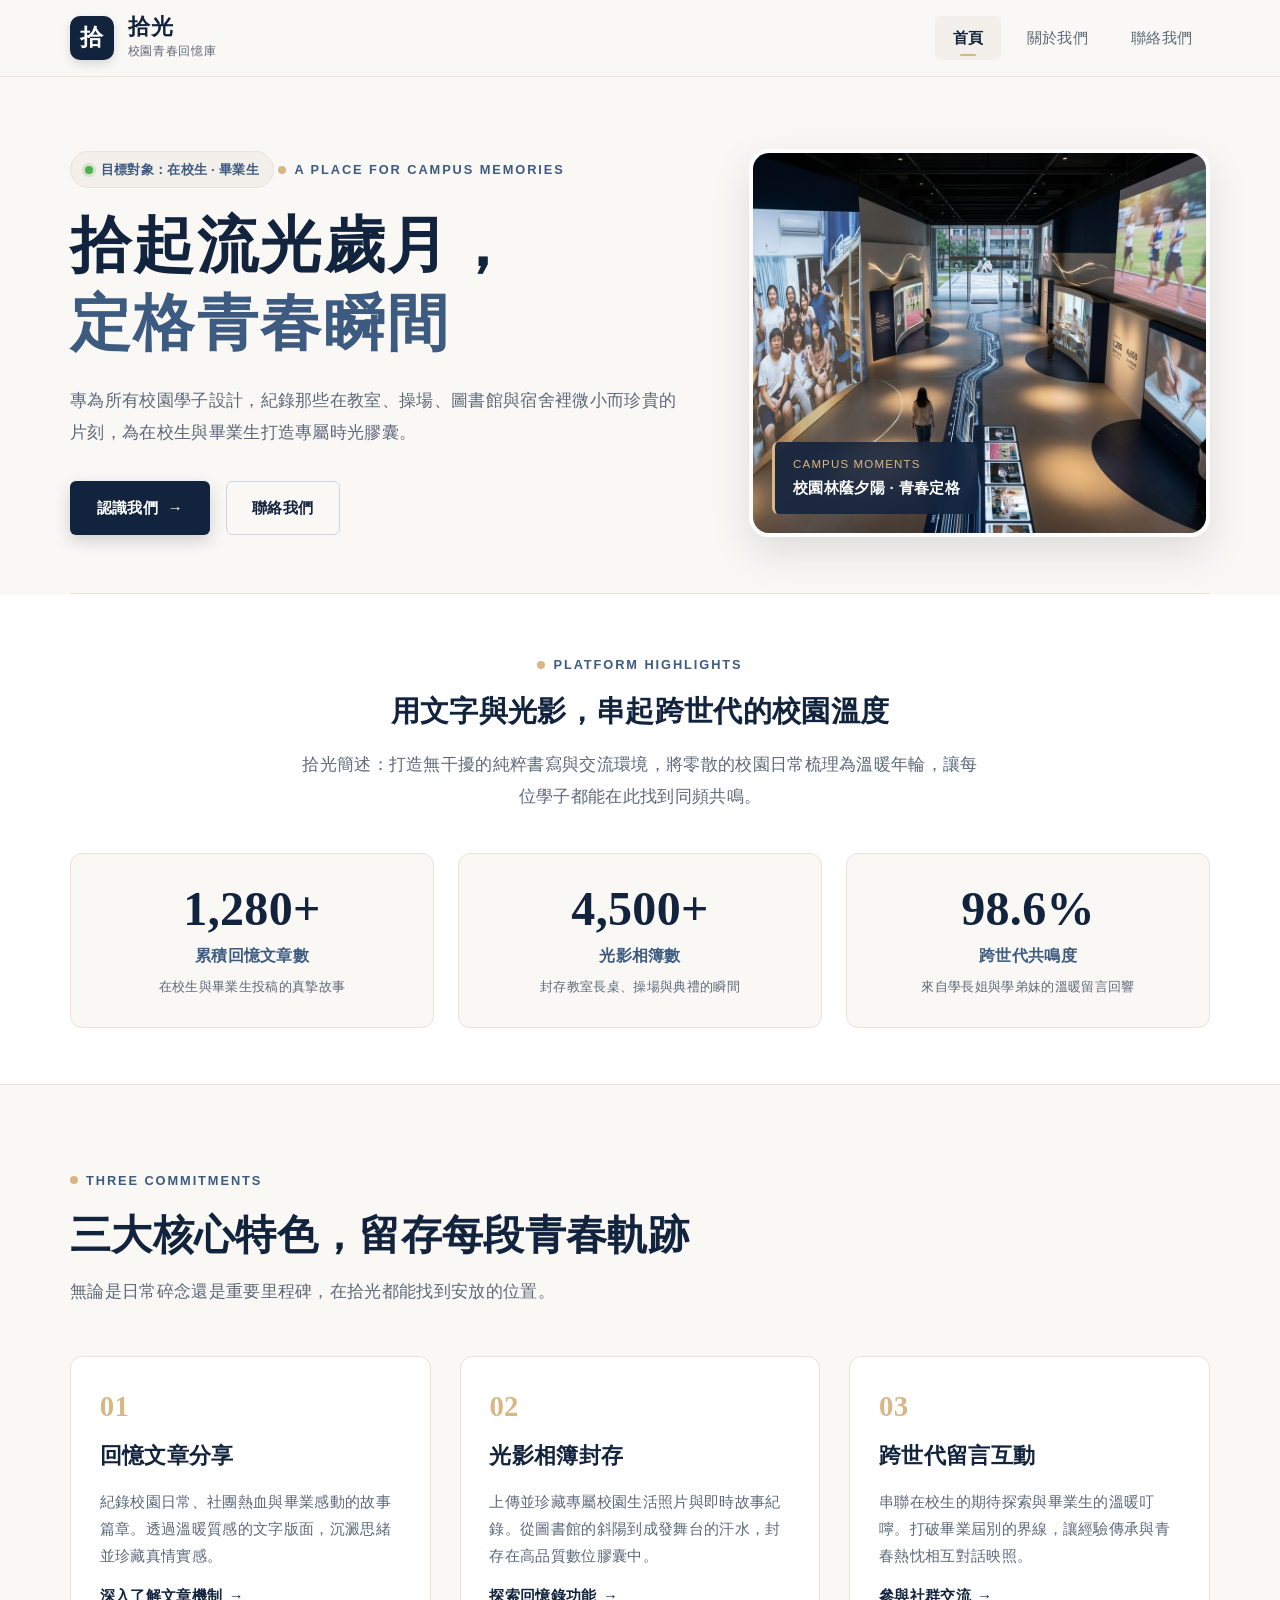
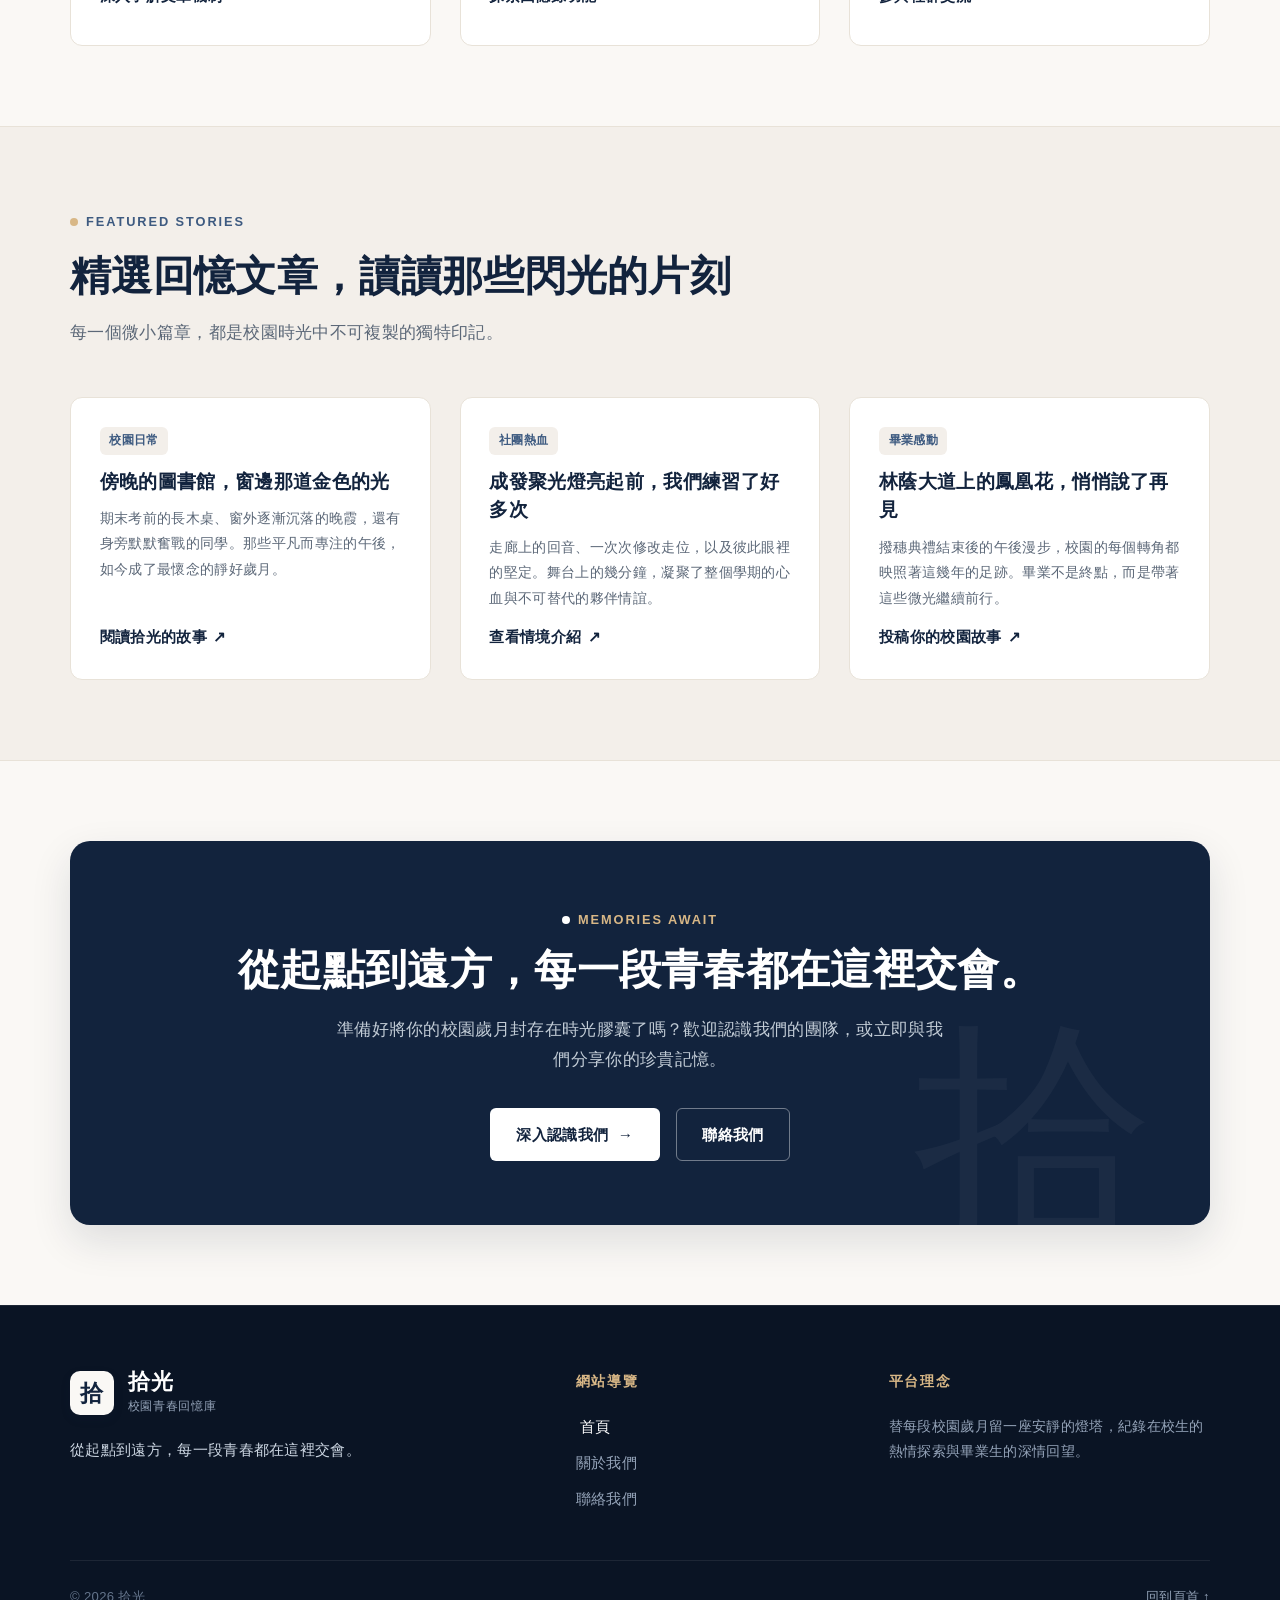
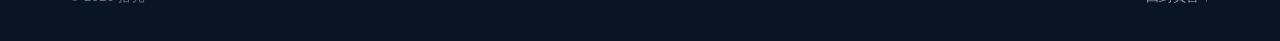
<file: pages/index.html>
<!doctype html>
<html lang="zh-Hant">
<head>
  <meta charset="utf-8">
  <meta name="viewport" content="width=device-width, initial-scale=1">
  <meta name="description" content="拾光 —— 提供學生分享校園生活、紀錄青春回憶，專為在校生與畢業生打造的專屬時光膠囊。">
  <title>首頁｜拾光校園回憶</title>
  <link rel="stylesheet" href="assets/css/site.css">
  <script src="assets/js/site.js" defer></script>
</head>
<body>
  <!-- 無障礙跳至主要內容 -->
  <a class="skip-link" href="#main">跳至主要內容</a>

  <!-- 全站共用導覽列 -->
  <header class="site-header">
    <div class="header-inner wrap">
      <a class="brand" href="index.html" aria-label="拾光首頁 - 連回首頁">
        <span class="brand-mark" aria-hidden="true">拾</span>
        <span class="brand-text">
          <span class="brand-name">拾光</span>
          <span class="brand-tagline">校園青春回憶庫</span>
        </span>
      </a>

      <!-- 手機版漢堡選單按鈕 -->
      <button class="menu-toggle" type="button" aria-expanded="false" aria-controls="site-nav">
        <span class="sr-only">開啟導覽選單</span>
        <span></span>
        <span></span>
        <span></span>
      </button>

      <!-- 主要導覽連結 (標示目前所在頁面) -->
      <nav class="site-nav" id="site-nav" aria-label="主要導覽">
        <a href="index.html" aria-current="page" class="active">首頁</a>
        <a href="about.html">關於我們</a>
        <a href="contact.html">聯絡我們</a>
      </nav>
    </div>
  </header>

  <!-- 主要內容區 -->
  <main id="main">
    <!-- 主視覺區 (Hero) -->
    <section class="hero wrap" aria-labelledby="hero-heading">
      <div class="hero-grid">
        <div class="hero-copy">
          <div class="hero-audience">
            <span aria-hidden="true"></span> 目標對象：在校生 · 畢業生
          </div>
          <span class="eyebrow">A Place For Campus Memories</span>
          <h1 class="hero-title" id="hero-heading">
            拾起流光歲月，<br>
            <em>定格青春瞬間</em>
          </h1>
          <p class="lead">
            專為所有校園學子設計，紀錄那些在教室、操場、圖書館與宿舍裡微小而珍貴的片刻，為在校生與畢業生打造專屬時光膠囊。
          </p>
          <div class="hero-actions button-group">
            <a class="button button-primary" href="about.html">認識我們 <span aria-hidden="true">→</span></a>
            <a class="button button-secondary" href="contact.html">聯絡我們</a>
          </div>
        </div>

        <!-- 主視覺圖片 (校園光影 / 青春回憶主題圖片) -->
        <div class="hero-image-wrap">
          <img src="assets/images/hero.jpg" alt="校園光影與金黃夕陽林蔭步道主視覺" width="600" height="380">
          <div class="hero-image-badge" aria-hidden="true">
            <span>Campus Moments</span>
            <strong>校園林蔭夕陽 · 青春定格</strong>
          </div>
        </div>
      </div>
    </section>

    <!-- 品牌簡介與數據亮點 (Data Highlights) -->
    <section class="stats-banner" aria-labelledby="stats-heading">
      <div class="wrap">
        <div class="stats-intro">
          <span class="eyebrow">Platform Highlights</span>
          <h2 id="stats-heading">用文字與光影，串起跨世代的校園溫度</h2>
          <p class="lead" style="margin-inline: auto;">
            拾光簡述：打造無干擾的純粹書寫與交流環境，將零散的校園日常梳理為溫暖年輪，讓每位學子都能在此找到同頻共鳴。
          </p>
        </div>

        <div class="stats-grid">
          <div class="stat-card">
            <div class="stat-number">1,280+</div>
            <div class="stat-label">累積回憶文章數</div>
            <div class="stat-desc">在校生與畢業生投稿的真摯故事</div>
          </div>
          <div class="stat-card">
            <div class="stat-number">4,500+</div>
            <div class="stat-label">光影相簿數</div>
            <div class="stat-desc">封存教室長桌、操場與典禮的瞬間</div>
          </div>
          <div class="stat-card">
            <div class="stat-number">98.6%</div>
            <div class="stat-label">跨世代共鳴度</div>
            <div class="stat-desc">來自學長姐與學弟妹的溫暖留言回響</div>
          </div>
        </div>
      </div>
    </section>

    <!-- 三大核心特色 (Core Features) -->
    <section class="section wrap" aria-labelledby="features-heading">
      <div class="section-header">
        <span class="eyebrow">Three Commitments</span>
        <h2 class="section-title" id="features-heading">三大核心特色，留存每段青春軌跡</h2>
        <p class="lead">無論是日常碎念還是重要里程碑，在拾光都能找到安放的位置。</p>
      </div>

      <div class="features-grid">
        <article class="feature-card">
          <span class="feature-index" aria-hidden="true">01</span>
          <h3>回憶文章分享</h3>
          <p>
            紀錄校園日常、社團熱血與畢業感動的故事篇章。透過溫暖質感的文字版面，沉澱思緒並珍藏真情實感。
          </p>
          <a class="text-link" href="about.html">深入了解文章機制 <span aria-hidden="true">→</span></a>
        </article>

        <article class="feature-card">
          <span class="feature-index" aria-hidden="true">02</span>
          <h3>光影相簿封存</h3>
          <p>
            上傳並珍藏專屬校園生活照片與即時故事紀錄。從圖書館的斜陽到成發舞台的汗水，封存在高品質數位膠囊中。
          </p>
          <a class="text-link" href="about.html">探索回憶錄功能 <span aria-hidden="true">→</span></a>
        </article>

        <article class="feature-card">
          <span class="feature-index" aria-hidden="true">03</span>
          <h3>跨世代留言互動</h3>
          <p>
            串聯在校生的期待探索與畢業生的溫暖叮嚀。打破畢業屆別的界線，讓經驗傳承與青春熱忱相互對話映照。
          </p>
          <a class="text-link" href="contact.html">參與社群交流 <span aria-hidden="true">→</span></a>
        </article>
      </div>
    </section>

    <!-- 精選回憶文章與互動功能概覽 -->
    <section class="section section-alt" aria-labelledby="stories-heading">
      <div class="wrap">
        <div class="section-header">
          <span class="eyebrow">Featured Stories</span>
          <h2 class="section-title" id="stories-heading">精選回憶文章，讀讀那些閃光的片刻</h2>
          <p class="lead">每一個微小篇章，都是校園時光中不可複製的獨特印記。</p>
        </div>

        <div class="story-grid">
          <article class="story-card">
            <div class="story-card-body">
              <span class="story-tag">校園日常</span>
              <h3>傍晚的圖書館，窗邊那道金色的光</h3>
              <p>期末考前的長木桌、窗外逐漸沉落的晚霞，還有身旁默默奮戰的同學。那些平凡而專注的午後，如今成了最懷念的靜好歲月。</p>
              <a href="about.html" class="text-link">閱讀拾光的故事 <span aria-hidden="true">↗</span></a>
            </div>
          </article>

          <article class="story-card">
            <div class="story-card-body">
              <span class="story-tag">社團熱血</span>
              <h3>成發聚光燈亮起前，我們練習了好多次</h3>
              <p>走廊上的回音、一次次修改走位，以及彼此眼裡的堅定。舞台上的幾分鐘，凝聚了整個學期的心血與不可替代的夥伴情誼。</p>
              <a href="about.html" class="text-link">查看情境介紹 <span aria-hidden="true">↗</span></a>
            </div>
          </article>

          <article class="story-card">
            <div class="story-card-body">
              <span class="story-tag">畢業感動</span>
              <h3>林蔭大道上的鳳凰花，悄悄說了再見</h3>
              <p>撥穗典禮結束後的午後漫步，校園的每個轉角都映照著這幾年的足跡。畢業不是終點，而是帶著這些微光繼續前行。</p>
              <a href="contact.html" class="text-link">投稿你的校園故事 <span aria-hidden="true">↗</span></a>
            </div>
          </article>
        </div>
      </div>
    </section>

    <!-- 行動號召橫幅 (CTA Banner) -->
    <section class="wrap" style="padding-top: 5rem;">
      <div class="cta-banner">
        <span class="eyebrow eyebrow-light">Memories Await</span>
        <h2>從起點到遠方，每一段青春都在這裡交會。</h2>
        <p>準備好將你的校園歲月封存在時光膠囊了嗎？歡迎認識我們的團隊，或立即與我們分享你的珍貴記憶。</p>
        <div class="button-group">
          <a class="button button-light" href="about.html">深入認識我們 <span aria-hidden="true">→</span></a>
          <a class="button button-outline-light" href="contact.html">聯絡我們</a>
        </div>
      </div>
    </section>
  </main>

  <!-- 全站共用頁尾 -->
  <footer class="site-footer">
    <div class="wrap footer-top">
      <div class="footer-brand">
        <a class="brand" href="index.html" aria-label="拾光首頁">
          <span class="brand-mark" aria-hidden="true">拾</span>
          <span class="brand-text">
            <span class="brand-name">拾光</span>
            <span class="brand-tagline">校園青春回憶庫</span>
          </span>
        </a>
        <p class="footer-slogan">
          從起點到遠方，每一段青春都在這裡交會。
        </p>
      </div>

      <div class="footer-links">
        <div class="footer-title">網站導覽</div>
        <nav class="footer-nav" aria-label="頁尾導覽">
          <a href="index.html" aria-current="page">首頁</a>
          <a href="about.html">關於我們</a>
          <a href="contact.html">聯絡我們</a>
        </nav>
      </div>

      <div class="footer-info">
        <div class="footer-title">平台理念</div>
        <p>替每段校園歲月留一座安靜的燈塔，紀錄在校生的熱情探索與畢業生的深情回望。</p>
      </div>
    </div>

    <div class="wrap footer-bottom">
      <span>© 2026 拾光</span>
      <a href="#main">回到頁首 ↑</a>
    </div>
  </footer>
</body>
</html>
</file>
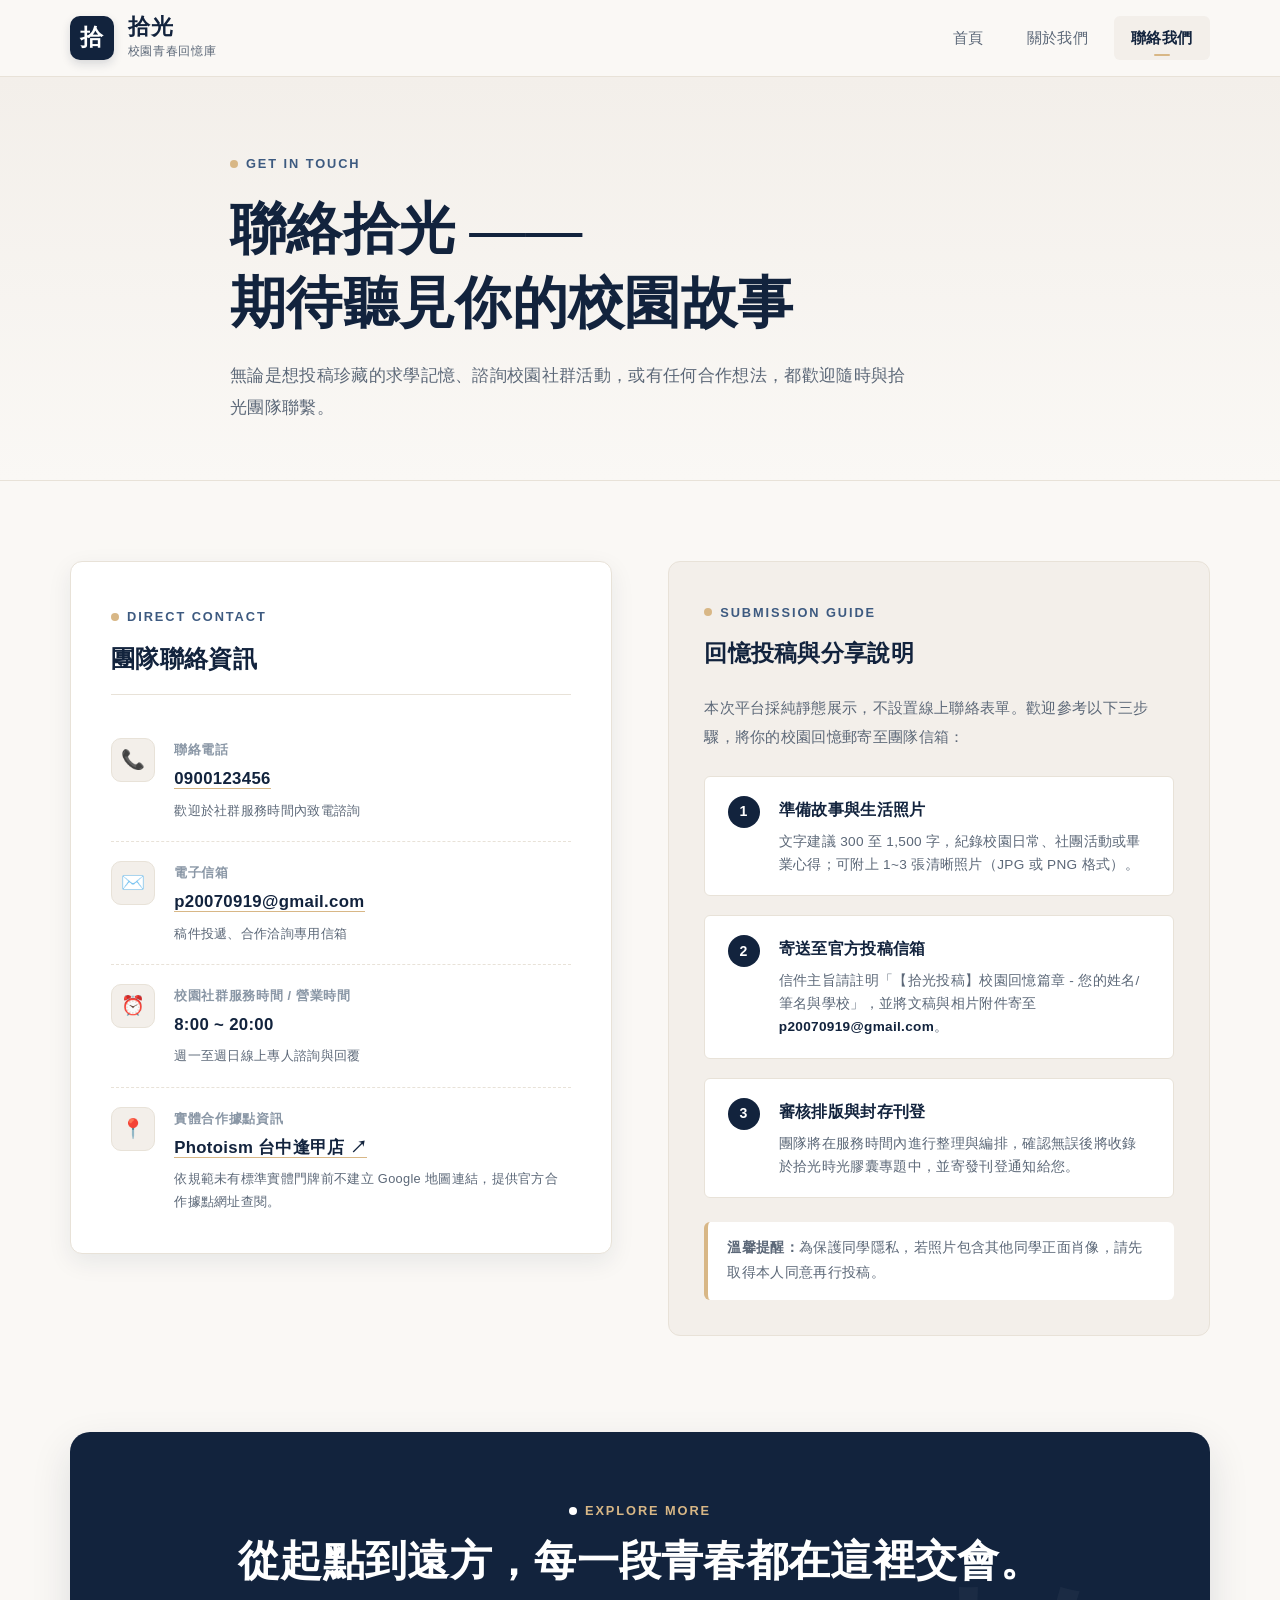
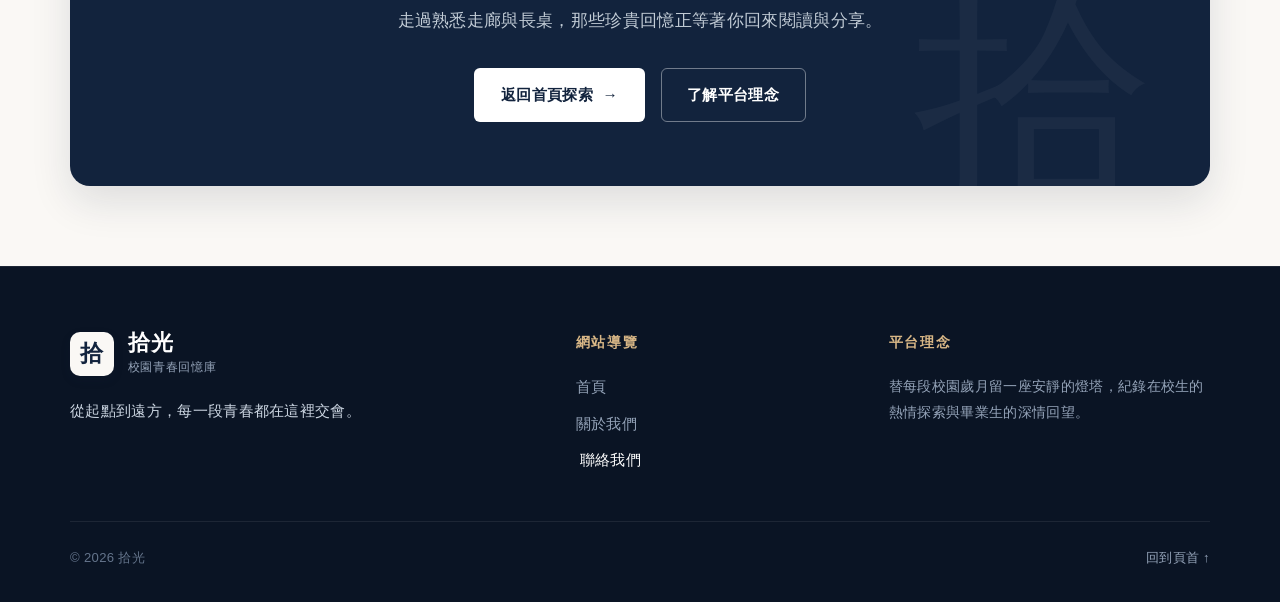
<file: pages/contact.html>
<!doctype html>
<html lang="zh-Hant">
<head>
  <meta charset="utf-8">
  <meta name="viewport" content="width=device-width, initial-scale=1">
  <meta name="description" content="聯絡拾光 —— 提供團隊聯絡資訊、投稿說明與校園社群服務時間。期待聽見每一位學子的校園故事。">
  <title>聯絡我們｜拾光校園回憶</title>
  <link rel="stylesheet" href="assets/css/site.css">
  <script src="assets/js/site.js" defer></script>
</head>
<body>
  <!-- 無障礙跳至主要內容 -->
  <a class="skip-link" href="#main">跳至主要內容</a>

  <!-- 全站共用導覽列 -->
  <header class="site-header">
    <div class="header-inner wrap">
      <a class="brand" href="index.html" aria-label="拾光首頁 - 連回首頁">
        <span class="brand-mark" aria-hidden="true">拾</span>
        <span class="brand-text">
          <span class="brand-name">拾光</span>
          <span class="brand-tagline">校園青春回憶庫</span>
        </span>
      </a>

      <!-- 手機版漢堡選單按鈕 -->
      <button class="menu-toggle" type="button" aria-expanded="false" aria-controls="site-nav">
        <span class="sr-only">開啟導覽選單</span>
        <span></span>
        <span></span>
        <span></span>
      </button>

      <!-- 主要導覽連結 (標示目前所在頁面：聯絡我們) -->
      <nav class="site-nav" id="site-nav" aria-label="主要導覽">
        <a href="index.html">首頁</a>
        <a href="about.html">關於我們</a>
        <a href="contact.html" aria-current="page" class="active">聯絡我們</a>
      </nav>
    </div>
  </header>

  <!-- 主要內容區 -->
  <main id="main">
    <!-- 頁面標題與簡介 (Hero) -->
    <section class="page-hero" aria-labelledby="contact-heading">
      <div class="wrap page-hero-inner">
        <span class="eyebrow">Get In Touch</span>
        <h1 class="page-title" id="contact-heading">
          聯絡拾光 ——<br>
          期待聽見你的校園故事
        </h1>
        <p class="lead">
          無論是想投稿珍藏的求學記憶、諮詢校園社群活動，或有任何合作想法，都歡迎隨時與拾光團隊聯繫。
        </p>
      </div>
    </section>

    <!-- 聯絡資訊與投稿說明主區塊 -->
    <section class="section wrap" aria-labelledby="contact-details-heading">
      <div class="contact-layout">
        <!-- 左欄：團隊聯絡資訊與服務時間 -->
        <div class="contact-card-box">
          <span class="eyebrow">Direct Contact</span>
          <h3 id="contact-details-heading">團隊聯絡資訊</h3>

          <div class="contact-item">
            <div class="contact-icon-pill" aria-hidden="true">📞</div>
            <div class="contact-detail-content">
              <div class="contact-detail-label">聯絡電話</div>
              <div class="contact-detail-val">
                <a href="tel:0900123456" title="點擊直接撥打電話">0900123456</a>
              </div>
              <div class="contact-detail-note">歡迎於社群服務時間內致電諮詢</div>
            </div>
          </div>

          <div class="contact-item">
            <div class="contact-icon-pill" aria-hidden="true">✉️</div>
            <div class="contact-detail-content">
              <div class="contact-detail-label">電子信箱</div>
              <div class="contact-detail-val">
                <a href="mailto:p20070919@gmail.com" title="點擊開啟郵件客戶端寄信">p20070919@gmail.com</a>
              </div>
              <div class="contact-detail-note">稿件投遞、合作洽詢專用信箱</div>
            </div>
          </div>

          <div class="contact-item">
            <div class="contact-icon-pill" aria-hidden="true">⏰</div>
            <div class="contact-detail-content">
              <div class="contact-detail-label">校園社群服務時間 / 營業時間</div>
              <div class="contact-detail-val">8:00 ~ 20:00</div>
              <div class="contact-detail-note">週一至週日線上專人諮詢與回覆</div>
            </div>
          </div>

          <div class="contact-item">
            <div class="contact-icon-pill" aria-hidden="true">📍</div>
            <div class="contact-detail-content">
              <div class="contact-detail-label">實體合作據點資訊</div>
              <div class="contact-detail-val">
                <a href="https://photobooth.joelin.cc/locations/photoism-%E5%8F%B0%E4%B8%AD%E9%80%A2%E7%94%B2%E5%BA%97/" target="_blank" rel="noopener noreferrer">
                  Photoism 台中逢甲店 ↗
                </a>
              </div>
              <div class="contact-detail-note">
                依規範未有標準實體門牌前不建立 Google 地圖連結，提供官方合作據點網址查閱。
              </div>
            </div>
          </div>
        </div>

        <!-- 右欄：投稿說明與流程 (不建立聯絡表單) -->
        <div class="guide-box">
          <span class="eyebrow">Submission Guide</span>
          <h3>回憶投稿與分享說明</h3>
          <p class="lead" style="font-size: 0.95rem; margin-bottom: 1.5rem;">
            本次平台採純靜態展示，不設置線上聯絡表單。歡迎參考以下三步驟，將你的校園回憶郵寄至團隊信箱：
          </p>

          <div class="guide-steps">
            <div class="step-card">
              <div class="step-badge" aria-hidden="true">1</div>
              <div class="step-text">
                <h4>準備故事與生活照片</h4>
                <p>文字建議 300 至 1,500 字，紀錄校園日常、社團活動或畢業心得；可附上 1~3 張清晰照片（JPG 或 PNG 格式）。</p>
              </div>
            </div>

            <div class="step-card">
              <div class="step-badge" aria-hidden="true">2</div>
              <div class="step-text">
                <h4>寄送至官方投稿信箱</h4>
                <p>信件主旨請註明「【拾光投稿】校園回憶篇章 - 您的姓名/筆名與學校」，並將文稿與相片附件寄至 <a href="mailto:p20070919@gmail.com" style="color: var(--navy); font-weight: 700;">p20070919@gmail.com</a>。</p>
              </div>
            </div>

            <div class="step-card">
              <div class="step-badge" aria-hidden="true">3</div>
              <div class="step-text">
                <h4>審核排版與封存刊登</h4>
                <p>團隊將在服務時間內進行整理與編排，確認無誤後將收錄於拾光時光膠囊專題中，並寄發刊登通知給您。</p>
              </div>
            </div>
          </div>

          <div class="notice-pill">
            <strong>溫馨提醒：</strong>為保護同學隱私，若照片包含其他同學正面肖像，請先取得本人同意再行投稿。
          </div>
        </div>
      </div>
    </section>

    <!-- 行動號召橫幅 (CTA Banner) -->
    <section class="wrap" style="padding-top: 1rem;">
      <div class="cta-banner">
        <span class="eyebrow eyebrow-light">Explore More</span>
        <h2>從起點到遠方，每一段青春都在這裡交會。</h2>
        <p>走過熟悉走廊與長桌，那些珍貴回憶正等著你回來閱讀與分享。</p>
        <div class="button-group">
          <a class="button button-light" href="index.html">返回首頁探索 <span aria-hidden="true">→</span></a>
          <a class="button button-outline-light" href="about.html">了解平台理念</a>
        </div>
      </div>
    </section>
  </main>

  <!-- 全站共用頁尾 -->
  <footer class="site-footer">
    <div class="wrap footer-top">
      <div class="footer-brand">
        <a class="brand" href="index.html" aria-label="拾光首頁">
          <span class="brand-mark" aria-hidden="true">拾</span>
          <span class="brand-text">
            <span class="brand-name">拾光</span>
            <span class="brand-tagline">校園青春回憶庫</span>
          </span>
        </a>
        <p class="footer-slogan">
          從起點到遠方，每一段青春都在這裡交會。
        </p>
      </div>

      <div class="footer-links">
        <div class="footer-title">網站導覽</div>
        <nav class="footer-nav" aria-label="頁尾導覽">
          <a href="index.html">首頁</a>
          <a href="about.html">關於我們</a>
          <a href="contact.html" aria-current="page">聯絡我們</a>
        </nav>
      </div>

      <div class="footer-info">
        <div class="footer-title">平台理念</div>
        <p>替每段校園歲月留一座安靜的燈塔，紀錄在校生的熱情探索與畢業生的深情回望。</p>
      </div>
    </div>

    <div class="wrap footer-bottom">
      <span>© 2026 拾光</span>
      <a href="#main">回到頁首 ↑</a>
    </div>
  </footer>
</body>
</html>
</file>
<file: pages/assets/css/site.css>
/* ==========================================================================
   拾光 (Shiguang) - 校園青春回憶庫 全站共用樣式表
   風格方向：深藍 · 米白 · 灰色 (沉穩質感、溫暖紙張感、清晰易讀)
   ========================================================================== */

:root {
  /* 主要色彩系統 */
  --navy: #12233D;          /* 沉穩深藍 (主色調) */
  --navy-hover: #1F3659;    /* 深藍懸浮色 */
  --navy-deep: #0A1424;     /* 極深藍 (頁尾與深色卡片底色) */
  --navy-soft: #3D5A80;     /* 柔和藍 (標籤與次要重點) */
  --slate-blue: #7895A6;    /* 灰藍色 (裝飾線條與圖示) */

  --cream: #FAF8F5;         /* 溫暖米白 (全站主背景) */
  --cream-alt: #F3EFEA;     /* 米白深色階 (區塊與標籤背景) */
  --paper: #FFFFFF;         /* 純白紙張感 (卡片底色) */
  --sand-gold: #D8B786;     /* 暖金麥黃 (亮點與徽章裝飾) */
  --sand-dark: #B88E53;     /* 深金棕色 (文字強調) */

  --line: #E8E2D8;          /* 淺米灰邊框與分隔線 */
  --line-light: #F0ECE4;    /* 輔助極細線條 */
  --ink: #1D2530;           /* 深墨灰內文 (高對比好閱讀) */
  --muted: #5C6878;         /* 輔助灰說明文字 */
  --muted-light: #8A97A6;   /* 淺灰次要資訊 */

  /* 字體系統 */
  --font-sans: -apple-system, BlinkMacSystemFont, "Segoe UI", "Noto Sans TC", "PingFang TC", "Microsoft JhengHei", "微軟正黑體", sans-serif;
  --font-serif: "Noto Serif TC", "Songti TC", Georgia, serif;

  /* 視覺陰影與圓角 */
  --radius-sm: 6px;
  --radius-md: 12px;
  --radius-lg: 20px;
  --shadow-sm: 0 2px 8px rgba(18, 35, 61, 0.05);
  --shadow-md: 0 8px 24px rgba(18, 35, 61, 0.08);
  --shadow-lg: 0 16px 40px rgba(18, 35, 61, 0.12);
  --transition: all 0.25s ease;
}

/* 基礎重設 */
*, *::before, *::after {
  box-sizing: border-box;
  margin: 0;
  padding: 0;
}

html {
  scroll-behavior: smooth;
  font-size: 16px;
}

body {
  background-color: var(--cream);
  color: var(--ink);
  font-family: var(--font-sans);
  font-size: 1rem;
  line-height: 1.8;
  letter-spacing: 0.02em;
  -webkit-font-smoothing: antialiased;
  -moz-osx-font-smoothing: grayscale;
  display: flex;
  flex-direction: column;
  min-height: 100vh;
}

main {
  flex: 1 0 auto;
}

img {
  max-width: 100%;
  height: auto;
  display: block;
}

a {
  color: inherit;
  text-decoration: none;
  transition: var(--transition);
}

button {
  font: inherit;
  cursor: pointer;
  border: none;
  background: none;
}

ul, ol {
  list-style: none;
}

/* 無障礙跳至主要內容連結 */
.skip-link {
  position: absolute;
  top: -100px;
  left: 1.5rem;
  z-index: 9999;
  padding: 0.8rem 1.4rem;
  background: var(--navy);
  color: #FFFFFF;
  font-weight: 700;
  border-radius: var(--radius-sm);
  transition: top 0.2s ease;
}

.skip-link:focus {
  top: 1rem;
  outline: 3px solid var(--sand-gold);
}

:focus-visible {
  outline: 3px solid var(--navy-soft);
  outline-offset: 3px;
}

.sr-only {
  position: absolute;
  width: 1px;
  height: 1px;
  padding: 0;
  margin: -1px;
  overflow: hidden;
  clip: rect(0, 0, 0, 0);
  white-space: nowrap;
  border: 0;
}

/* 版面容器規範 */
.wrap {
  width: min(1140px, calc(100% - 3rem));
  margin-inline: auto;
}

/* 小標題與眉標 */
.eyebrow {
  display: inline-flex;
  align-items: center;
  gap: 0.5rem;
  font-size: 0.8rem;
  font-weight: 700;
  letter-spacing: 0.15em;
  color: var(--navy-soft);
  text-transform: uppercase;
  margin-bottom: 0.6rem;
}

.eyebrow::before {
  content: "";
  display: inline-block;
  width: 8px;
  height: 8px;
  border-radius: 50%;
  background: var(--sand-gold);
}

.eyebrow-light {
  color: var(--sand-gold);
}

.eyebrow-light::before {
  background: #FFFFFF;
}

.lead {
  font-size: 1.05rem;
  color: var(--muted);
  line-height: 1.9;
  max-width: 680px;
}

/* ==========================================================================
   全站共用導覽列 (Site Header & Nav)
   ========================================================================== */
.site-header {
  position: sticky;
  top: 0;
  z-index: 100;
  background: rgba(250, 248, 245, 0.95);
  backdrop-filter: blur(10px);
  -webkit-backdrop-filter: blur(10px);
  border-bottom: 1px solid var(--line);
}

.header-inner {
  min-height: 76px;
  display: flex;
  align-items: center;
  justify-content: space-between;
  gap: 1.5rem;
}

/* 品牌標誌 */
.brand {
  display: inline-flex;
  align-items: center;
  gap: 0.85rem;
  text-decoration: none;
}

.brand-mark {
  display: grid;
  place-items: center;
  width: 44px;
  height: 44px;
  border-radius: 10px;
  background: var(--navy);
  color: #FFFFFF;
  font-family: var(--font-serif);
  font-size: 1.45rem;
  font-weight: 700;
  box-shadow: 0 4px 10px rgba(18, 35, 61, 0.15);
  transition: transform 0.25s ease;
}

.brand:hover .brand-mark {
  transform: rotate(-6deg) scale(1.05);
}

.brand-text {
  display: flex;
  flex-direction: column;
}

.brand-name {
  font-family: var(--font-serif);
  font-size: 1.35rem;
  font-weight: 700;
  color: var(--navy);
  line-height: 1.2;
  letter-spacing: 0.08em;
}

.brand-tagline {
  font-size: 0.72rem;
  color: var(--muted);
  letter-spacing: 0.06em;
}

/* 導覽選單 */
.site-nav {
  display: flex;
  align-items: center;
  gap: 0.5rem;
}

.site-nav a {
  padding: 0.55rem 1.1rem;
  border-radius: var(--radius-sm);
  color: var(--muted);
  font-size: 0.95rem;
  font-weight: 500;
  position: relative;
  transition: var(--transition);
}

.site-nav a:hover {
  color: var(--navy);
  background: var(--cream-alt);
}

/* 標示目前所在頁面 Active 狀態 */
.site-nav a[aria-current="page"],
.site-nav a.active {
  color: var(--navy);
  background: var(--cream-alt);
  font-weight: 700;
}

.site-nav a[aria-current="page"]::after,
.site-nav a.active::after {
  content: "";
  position: absolute;
  bottom: 4px;
  left: 50%;
  transform: translateX(-50%);
  width: 16px;
  height: 2px;
  background: var(--sand-gold);
  border-radius: 2px;
}

/* 手機版選單切換按鈕 (漢堡按鈕) */
.menu-toggle {
  display: none;
  width: 44px;
  height: 44px;
  padding: 10px 8px;
  border: 1px solid var(--line);
  background: var(--paper);
  border-radius: var(--radius-sm);
  flex-direction: column;
  justify-content: space-around;
  align-items: center;
}

.menu-toggle span:not(.sr-only) {
  display: block;
  width: 22px;
  height: 2px;
  background-color: var(--navy);
  border-radius: 2px;
  transition: var(--transition);
}

.menu-toggle[aria-expanded="true"] span:nth-child(1) {
  transform: translateY(6px) rotate(45deg);
}

.menu-toggle[aria-expanded="true"] span:nth-child(2) {
  opacity: 0;
}

.menu-toggle[aria-expanded="true"] span:nth-child(3) {
  transform: translateY(-6px) rotate(-45deg);
}

/* ==========================================================================
   全站共用按鈕樣式 (Buttons)
   ========================================================================== */
.button-group {
  display: flex;
  flex-wrap: wrap;
  gap: 1rem;
  align-items: center;
}

.button {
  display: inline-flex;
  align-items: center;
  justify-content: center;
  gap: 0.6rem;
  min-height: 48px;
  padding: 0.75rem 1.6rem;
  border-radius: var(--radius-sm);
  font-size: 0.95rem;
  font-weight: 600;
  text-align: center;
  cursor: pointer;
  border: 1px solid transparent;
  transition: var(--transition);
}

.button:hover {
  transform: translateY(-2px);
}

.button-primary {
  background-color: var(--navy);
  color: #FFFFFF;
  box-shadow: 0 6px 16px rgba(18, 35, 61, 0.18);
}

.button-primary:hover {
  background-color: var(--navy-hover);
  box-shadow: var(--shadow-md);
  color: #FFFFFF;
}

.button-secondary {
  background-color: transparent;
  color: var(--navy);
  border-color: #CBD5E1;
}

.button-secondary:hover {
  background-color: var(--paper);
  border-color: var(--navy);
  color: var(--navy);
}

.button-light {
  background-color: #FFFFFF;
  color: var(--navy);
  font-weight: 700;
}

.button-light:hover {
  background-color: var(--cream-alt);
  color: var(--navy-hover);
}

.button-outline-light {
  background-color: transparent;
  color: #FFFFFF;
  border-color: rgba(255, 255, 255, 0.4);
}

.button-outline-light:hover {
  background-color: rgba(255, 255, 255, 0.1);
  border-color: #FFFFFF;
}

.text-link {
  display: inline-flex;
  align-items: center;
  gap: 0.4rem;
  font-size: 0.92rem;
  font-weight: 700;
  color: var(--navy);
  margin-top: 0.8rem;
}

.text-link:hover {
  color: var(--navy-soft);
  gap: 0.7rem;
}

/* ==========================================================================
   全站共用卡片與區塊規範 (Cards & Sections)
   ========================================================================== */
.section {
  padding: 5rem 0;
}

.section-alt {
  background-color: var(--cream-alt);
  border-top: 1px solid var(--line);
  border-bottom: 1px solid var(--line);
}

.section-dark {
  background-color: var(--navy);
  color: #FFFFFF;
}

.section-header {
  margin-bottom: 3rem;
  text-align: left;
}

.section-header.text-center {
  text-align: center;
}

.section-header.text-center .lead {
  margin-inline: auto;
}

.section-title {
  font-family: var(--font-serif);
  font-size: clamp(1.85rem, 3.2vw, 2.6rem);
  font-weight: 700;
  color: var(--navy);
  line-height: 1.35;
  margin-top: 0.4rem;
  margin-bottom: 0.8rem;
}

.section-dark .section-title {
  color: #FFFFFF;
}

.card {
  background-color: var(--paper);
  border: 1px solid var(--line);
  border-radius: var(--radius-md);
  padding: 2rem;
  box-shadow: var(--shadow-sm);
  transition: var(--transition);
}

.card:hover {
  box-shadow: var(--shadow-md);
  transform: translateY(-4px);
}

/* ==========================================================================
   首頁專屬樣式 (Index Page)
   ========================================================================== */
/* Hero 主視覺區 */
.hero {
  padding: 4.5rem 0 3.5rem;
  border-bottom: 1px solid var(--line);
}

.hero-grid {
  display: grid;
  grid-template-columns: 1.15fr 0.85fr;
  align-items: center;
  gap: 3.5rem;
}

.hero-audience {
  display: inline-flex;
  align-items: center;
  gap: 0.5rem;
  padding: 0.35rem 0.85rem;
  background: var(--cream-alt);
  border: 1px solid var(--line);
  border-radius: 50px;
  font-size: 0.82rem;
  font-weight: 600;
  color: var(--navy-soft);
  margin-bottom: 1.2rem;
}

.hero-audience span {
  width: 8px;
  height: 8px;
  border-radius: 50%;
  background-color: #4CAF50;
  box-shadow: 0 0 0 3px rgba(76, 175, 80, 0.2);
}

.hero-title {
  font-family: var(--font-serif);
  font-size: clamp(2.5rem, 4.8vw, 3.8rem);
  font-weight: 700;
  color: var(--navy);
  line-height: 1.28;
  letter-spacing: 0.04em;
  margin-bottom: 1.4rem;
}

.hero-title em {
  font-style: normal;
  color: var(--navy-soft);
  display: block;
}

.hero-actions {
  margin-top: 2rem;
}

.hero-image-wrap {
  position: relative;
  border-radius: var(--radius-lg);
  overflow: hidden;
  box-shadow: var(--shadow-lg);
  border: 4px solid #FFFFFF;
}

.hero-image-wrap img {
  width: 100%;
  height: 380px;
  object-fit: cover;
  transition: transform 0.6s ease;
}

.hero-image-wrap:hover img {
  transform: scale(1.03);
}

.hero-image-badge {
  position: absolute;
  bottom: 1.2rem;
  left: 1.2rem;
  background: rgba(18, 35, 61, 0.88);
  backdrop-filter: blur(8px);
  color: #FFFFFF;
  padding: 0.75rem 1.1rem;
  border-radius: var(--radius-sm);
  border-left: 3px solid var(--sand-gold);
}

.hero-image-badge span {
  display: block;
  font-size: 0.72rem;
  letter-spacing: 0.1em;
  color: var(--sand-gold);
  text-transform: uppercase;
}

.hero-image-badge strong {
  display: block;
  font-size: 0.95rem;
  font-weight: 600;
}

/* 品牌簡介與數據亮點區 */
.stats-banner {
  padding: 3.5rem 0;
  background: var(--paper);
  border-bottom: 1px solid var(--line);
}

.stats-intro {
  max-width: 780px;
  margin: 0 auto 2.5rem;
  text-align: center;
}

.stats-intro h2 {
  font-family: var(--font-serif);
  font-size: 1.8rem;
  color: var(--navy);
  margin-bottom: 0.7rem;
}

.stats-grid {
  display: grid;
  grid-template-columns: repeat(3, 1fr);
  gap: 1.5rem;
}

.stat-card {
  text-align: center;
  padding: 1.8rem 1.4rem;
  background: var(--cream);
  border: 1px solid var(--line);
  border-radius: var(--radius-md);
  transition: var(--transition);
}

.stat-card:hover {
  background: #FFFFFF;
  border-color: var(--sand-gold);
  transform: translateY(-3px);
  box-shadow: var(--shadow-sm);
}

.stat-number {
  font-family: var(--font-serif);
  font-size: clamp(2.2rem, 3.8vw, 3rem);
  font-weight: 700;
  color: var(--navy);
  line-height: 1.1;
  margin-bottom: 0.4rem;
}

.stat-label {
  font-size: 0.98rem;
  font-weight: 700;
  color: var(--navy-soft);
  margin-bottom: 0.3rem;
}

.stat-desc {
  font-size: 0.82rem;
  color: var(--muted);
}

/* 三大核心特色區 */
.features-grid {
  display: grid;
  grid-template-columns: repeat(3, 1fr);
  gap: 1.8rem;
}

.feature-card {
  position: relative;
  background: var(--paper);
  border: 1px solid var(--line);
  border-radius: var(--radius-md);
  padding: 2.2rem 1.8rem;
  display: flex;
  flex-direction: column;
  transition: var(--transition);
}

.feature-card:hover {
  border-color: var(--slate-blue);
  box-shadow: var(--shadow-md);
  transform: translateY(-5px);
}

.feature-index {
  font-family: var(--font-serif);
  font-size: 1.8rem;
  font-weight: 700;
  color: var(--sand-gold);
  line-height: 1;
  margin-bottom: 1rem;
}

.feature-card h3 {
  font-family: var(--font-serif);
  font-size: 1.35rem;
  font-weight: 700;
  color: var(--navy);
  margin-bottom: 0.8rem;
}

.feature-card p {
  font-size: 0.92rem;
  color: var(--muted);
  line-height: 1.85;
  flex-grow: 1;
}

/* 精選故事卡片區 */
.story-grid {
  display: grid;
  grid-template-columns: repeat(3, 1fr);
  gap: 1.8rem;
}

.story-card {
  background: var(--paper);
  border: 1px solid var(--line);
  border-radius: var(--radius-md);
  overflow: hidden;
  display: flex;
  flex-direction: column;
  transition: var(--transition);
}

.story-card:hover {
  transform: translateY(-5px);
  box-shadow: var(--shadow-md);
}

.story-card-body {
  padding: 1.8rem;
  display: flex;
  flex-direction: column;
  flex-grow: 1;
}

.story-tag {
  align-self: flex-start;
  font-size: 0.75rem;
  font-weight: 700;
  padding: 0.2rem 0.6rem;
  background: var(--cream-alt);
  color: var(--navy-soft);
  border-radius: var(--radius-sm);
  margin-bottom: 0.8rem;
}

.story-card h3 {
  font-family: var(--font-serif);
  font-size: 1.2rem;
  font-weight: 700;
  color: var(--navy);
  line-height: 1.5;
  margin-bottom: 0.6rem;
}

.story-card p {
  font-size: 0.88rem;
  color: var(--muted);
  line-height: 1.8;
  flex-grow: 1;
}

/* 行動號召橫幅 (CTA Banner) */
.cta-banner {
  background: var(--navy);
  color: #FFFFFF;
  border-radius: var(--radius-lg);
  padding: 4rem 3rem;
  text-align: center;
  position: relative;
  overflow: hidden;
  box-shadow: var(--shadow-lg);
  margin-bottom: 5rem;
}

.cta-banner::before {
  content: "拾";
  position: absolute;
  right: 5%;
  bottom: -2rem;
  font-family: var(--font-serif);
  font-size: 15rem;
  line-height: 1;
  color: rgba(255, 255, 255, 0.04);
  pointer-events: none;
}

.cta-banner h2 {
  font-family: var(--font-serif);
  font-size: clamp(1.8rem, 3.4vw, 2.6rem);
  font-weight: 700;
  line-height: 1.4;
  margin-bottom: 1rem;
  position: relative;
  z-index: 1;
}

.cta-banner p {
  font-size: 1.05rem;
  color: #C2CCD6;
  max-width: 620px;
  margin: 0 auto 2rem;
  position: relative;
  z-index: 1;
}

.cta-banner .button-group {
  justify-content: center;
  position: relative;
  z-index: 1;
}

/* ==========================================================================
   關於我們專屬樣式 (About Page)
   ========================================================================== */
.page-hero {
  padding: 4.5rem 0 3.5rem;
  border-bottom: 1px solid var(--line);
  background: linear-gradient(180deg, var(--cream-alt) 0%, var(--cream) 100%);
}

.page-hero-inner {
  max-width: 820px;
}

.page-title {
  font-family: var(--font-serif);
  font-size: clamp(2.3rem, 4.4vw, 3.5rem);
  font-weight: 700;
  color: var(--navy);
  line-height: 1.32;
  margin: 0.5rem 0 1.2rem;
}

/* 品牌故事區 */
.story-block {
  display: grid;
  grid-template-columns: 0.8fr 1.2fr;
  gap: 3.5rem;
  align-items: start;
}

.story-lead-box {
  background: var(--navy);
  color: #FFFFFF;
  padding: 2.2rem 2rem;
  border-radius: var(--radius-md);
  box-shadow: var(--shadow-md);
  position: relative;
}

.story-lead-box h3 {
  font-family: var(--font-serif);
  font-size: 1.45rem;
  color: var(--sand-gold);
  margin-bottom: 1rem;
}

.story-lead-box p {
  font-size: 0.95rem;
  line-height: 1.9;
  color: #E2E8F0;
}

.story-narrative h3 {
  font-family: var(--font-serif);
  font-size: 1.8rem;
  color: var(--navy);
  margin-bottom: 1.2rem;
  line-height: 1.4;
}

.story-narrative p {
  color: var(--muted);
  font-size: 0.98rem;
  line-height: 1.95;
  margin-bottom: 1.2rem;
}

/* 經營理念三項堅持 */
.values-grid {
  display: grid;
  grid-template-columns: repeat(3, 1fr);
  gap: 1.8rem;
}

.value-card {
  background: var(--paper);
  border: 1px solid var(--line);
  border-top: 4px solid var(--navy);
  border-radius: var(--radius-md);
  padding: 2.2rem 1.8rem;
  transition: var(--transition);
}

.value-card:hover {
  border-top-color: var(--sand-gold);
  transform: translateY(-4px);
  box-shadow: var(--shadow-md);
}

.value-card .value-num {
  font-family: var(--font-serif);
  font-size: 1.4rem;
  font-weight: 700;
  color: var(--sand-gold);
  margin-bottom: 0.8rem;
}

.value-card h3 {
  font-family: var(--font-serif);
  font-size: 1.3rem;
  font-weight: 700;
  color: var(--navy);
  margin-bottom: 0.7rem;
}

.value-card p {
  font-size: 0.92rem;
  color: var(--muted);
  line-height: 1.85;
}

/* 回憶錄三大情境成長軌跡 */
.scenarios-grid {
  display: grid;
  grid-template-columns: repeat(3, 1fr);
  gap: 2rem;
}

.scenario-card {
  background: var(--paper);
  border: 1px solid var(--line);
  border-radius: var(--radius-md);
  overflow: hidden;
  box-shadow: var(--shadow-sm);
  display: flex;
  flex-direction: column;
  transition: var(--transition);
}

.scenario-card:hover {
  box-shadow: var(--shadow-lg);
  transform: translateY(-5px);
}

.scenario-img-wrap {
  width: 100%;
  height: 240px;
  background: var(--navy-deep);
  overflow: hidden;
}

.scenario-img-wrap img {
  width: 100%;
  height: 100%;
  object-fit: cover;
  transition: transform 0.5s ease;
}

.scenario-card:hover .scenario-img-wrap img {
  transform: scale(1.04);
}

.scenario-content {
  padding: 1.8rem;
  display: flex;
  flex-direction: column;
  flex-grow: 1;
}

.scenario-tag {
  align-self: flex-start;
  font-size: 0.72rem;
  font-weight: 700;
  letter-spacing: 0.08em;
  color: var(--sand-dark);
  margin-bottom: 0.5rem;
}

.scenario-content h3 {
  font-family: var(--font-serif);
  font-size: 1.25rem;
  font-weight: 700;
  color: var(--navy);
  margin-bottom: 0.6rem;
}

.scenario-content p {
  font-size: 0.9rem;
  color: var(--muted);
  line-height: 1.85;
  flex-grow: 1;
}

/* ==========================================================================
   聯絡我們專屬樣式 (Contact Page)
   ========================================================================== */
.contact-layout {
  display: grid;
  grid-template-columns: 1fr 1fr;
  gap: 3.5rem;
  align-items: start;
}

.contact-card-box {
  background: var(--paper);
  border: 1px solid var(--line);
  border-radius: var(--radius-md);
  padding: 2.5rem;
  box-shadow: var(--shadow-md);
}

.contact-card-box h3 {
  font-family: var(--font-serif);
  font-size: 1.5rem;
  color: var(--navy);
  margin-bottom: 1.5rem;
  padding-bottom: 0.8rem;
  border-bottom: 1px solid var(--line);
}

.contact-item {
  display: flex;
  align-items: flex-start;
  gap: 1.2rem;
  padding: 1.2rem 0;
  border-bottom: 1px dashed var(--line);
}

.contact-item:last-child {
  border-bottom: none;
  padding-bottom: 0;
}

.contact-icon-pill {
  width: 44px;
  height: 44px;
  border-radius: 10px;
  background: var(--cream-alt);
  color: var(--navy);
  display: grid;
  place-items: center;
  font-size: 1.2rem;
  flex-shrink: 0;
  border: 1px solid var(--line);
}

.contact-detail-content {
  flex-grow: 1;
}

.contact-detail-label {
  font-size: 0.8rem;
  font-weight: 700;
  letter-spacing: 0.05em;
  color: var(--muted-light);
  text-transform: uppercase;
  margin-bottom: 0.2rem;
}

.contact-detail-val {
  font-size: 1.05rem;
  font-weight: 600;
  color: var(--navy);
}

.contact-detail-val a {
  color: var(--navy);
  border-bottom: 1px solid var(--sand-gold);
}

.contact-detail-val a:hover {
  color: var(--navy-soft);
  border-bottom-color: var(--navy);
}

.contact-detail-note {
  font-size: 0.8rem;
  color: var(--muted);
  margin-top: 0.25rem;
}

/* 投稿說明專區 */
.guide-box {
  background: var(--cream-alt);
  border: 1px solid var(--line);
  border-radius: var(--radius-md);
  padding: 2.2rem;
}

.guide-box h3 {
  font-family: var(--font-serif);
  font-size: 1.45rem;
  color: var(--navy);
  margin-bottom: 1.2rem;
}

.guide-steps {
  display: flex;
  flex-direction: column;
  gap: 1.2rem;
}

.step-card {
  background: var(--paper);
  border: 1px solid var(--line);
  border-radius: var(--radius-sm);
  padding: 1.2rem 1.4rem;
  display: flex;
  gap: 1.2rem;
  align-items: flex-start;
}

.step-badge {
  background: var(--navy);
  color: #FFFFFF;
  width: 32px;
  height: 32px;
  border-radius: 50%;
  display: grid;
  place-items: center;
  font-weight: 700;
  font-size: 0.88rem;
  flex-shrink: 0;
}

.step-text h4 {
  font-size: 1rem;
  font-weight: 700;
  color: var(--navy);
  margin-bottom: 0.3rem;
}

.step-text p {
  font-size: 0.85rem;
  color: var(--muted);
  line-height: 1.7;
}

.notice-pill {
  margin-top: 1.5rem;
  padding: 0.9rem 1.2rem;
  background: #FFFFFF;
  border-left: 4px solid var(--sand-gold);
  border-radius: var(--radius-sm);
  font-size: 0.85rem;
  color: var(--muted);
}

/* ==========================================================================
   全站共用頁尾 (Site Footer)
   ========================================================================== */
.site-footer {
  background-color: var(--navy-deep);
  color: #FFFFFF;
  padding-top: 4rem;
  border-top: 1px solid rgba(255, 255, 255, 0.08);
}

.footer-top {
  display: grid;
  grid-template-columns: 1.4fr 0.8fr 1fr;
  gap: 3.5rem;
  padding-bottom: 3rem;
}

.footer-brand .brand-mark {
  background: var(--cream);
  color: var(--navy);
}

.footer-brand .brand-name {
  color: #FFFFFF;
}

.footer-brand .brand-tagline {
  color: #94A3B8;
}

.footer-slogan {
  margin-top: 1.2rem;
  font-size: 0.95rem;
  color: #CBD5E1;
  line-height: 1.8;
  max-width: 340px;
}

.footer-title {
  font-size: 0.85rem;
  font-weight: 700;
  letter-spacing: 0.12em;
  color: var(--sand-gold);
  text-transform: uppercase;
  margin-bottom: 1.2rem;
}

.footer-nav {
  display: flex;
  flex-direction: column;
  gap: 0.6rem;
}

.footer-nav a {
  color: #94A3B8;
  font-size: 0.92rem;
  transition: var(--transition);
}

.footer-nav a:hover,
.footer-nav a[aria-current="page"] {
  color: #FFFFFF;
  padding-left: 4px;
}

.footer-info p {
  font-size: 0.88rem;
  color: #94A3B8;
  line-height: 1.8;
  margin-bottom: 0.6rem;
}

.footer-bottom {
  border-top: 1px solid rgba(255, 255, 255, 0.08);
  padding: 1.5rem 0 2rem;
  display: flex;
  align-items: center;
  justify-content: space-between;
  font-size: 0.82rem;
  color: #64748B;
}

.footer-bottom a {
  color: #94A3B8;
}

.footer-bottom a:hover {
  color: var(--sand-gold);
}

/* ==========================================================================
   響應式設計 (Responsive Design - RWD)
   ========================================================================== */
/* 平板與手機版 (<= 860px) */
@media (max-width: 860px) {
  .wrap {
    width: min(100% - 2.5rem, 720px);
  }

  .header-inner {
    min-height: 68px;
  }

  .menu-toggle {
    display: flex;
  }

  .site-nav {
    display: none;
    position: absolute;
    top: 100%;
    left: 0;
    right: 0;
    background: var(--cream);
    flex-direction: column;
    align-items: stretch;
    padding: 1rem 1.5rem 1.5rem;
    border-bottom: 1px solid var(--line);
    box-shadow: 0 12px 24px rgba(18, 35, 61, 0.08);
  }

  .site-nav.is-open {
    display: flex;
  }

  .site-nav a {
    padding: 0.85rem 1rem;
    border-radius: var(--radius-sm);
  }

  .site-nav a[aria-current="page"]::after,
  .site-nav a.active::after {
    display: none;
  }

  /* 首頁 Hero 轉單欄 */
  .hero {
    padding: 3rem 0;
  }

  .hero-grid {
    grid-template-columns: 1fr;
    gap: 2.5rem;
  }

  .hero-image-wrap img {
    height: 300px;
  }

  /* 數據亮點改為兩欄/彈性 */
  .stats-grid {
    grid-template-columns: 1fr;
    gap: 1rem;
  }

  .features-grid,
  .story-grid,
  .values-grid,
  .scenarios-grid {
    grid-template-columns: 1fr;
    gap: 1.5rem;
  }

  .story-block {
    grid-template-columns: 1fr;
    gap: 2rem;
  }

  .contact-layout {
    grid-template-columns: 1fr;
    gap: 2.5rem;
  }

  .footer-top {
    grid-template-columns: 1fr;
    gap: 2.2rem;
  }
}

/* 小型手機版 (<= 540px) */
@media (max-width: 540px) {
  .wrap {
    width: calc(100% - 2rem);
  }

  .section {
    padding: 3.5rem 0;
  }

  .hero-title {
    font-size: 2.1rem;
  }

  .page-title {
    font-size: 2rem;
  }

  .section-title {
    font-size: 1.7rem;
  }

  .button-group {
    flex-direction: column;
    width: 100%;
  }

  .button-group .button {
    width: 100%;
  }

  .card, .contact-card-box, .guide-box, .cta-banner {
    padding: 1.5rem;
  }

  .footer-bottom {
    flex-direction: column;
    gap: 0.8rem;
    text-align: center;
  }
}

/* 列印與減少動態偏好 */
@media (prefers-reduced-motion: reduce) {
  html {
    scroll-behavior: auto;
  }
  *, *::before, *::after {
    transition-duration: 0.01ms !important;
    animation-duration: 0.01ms !important;
  }
}
</file>
